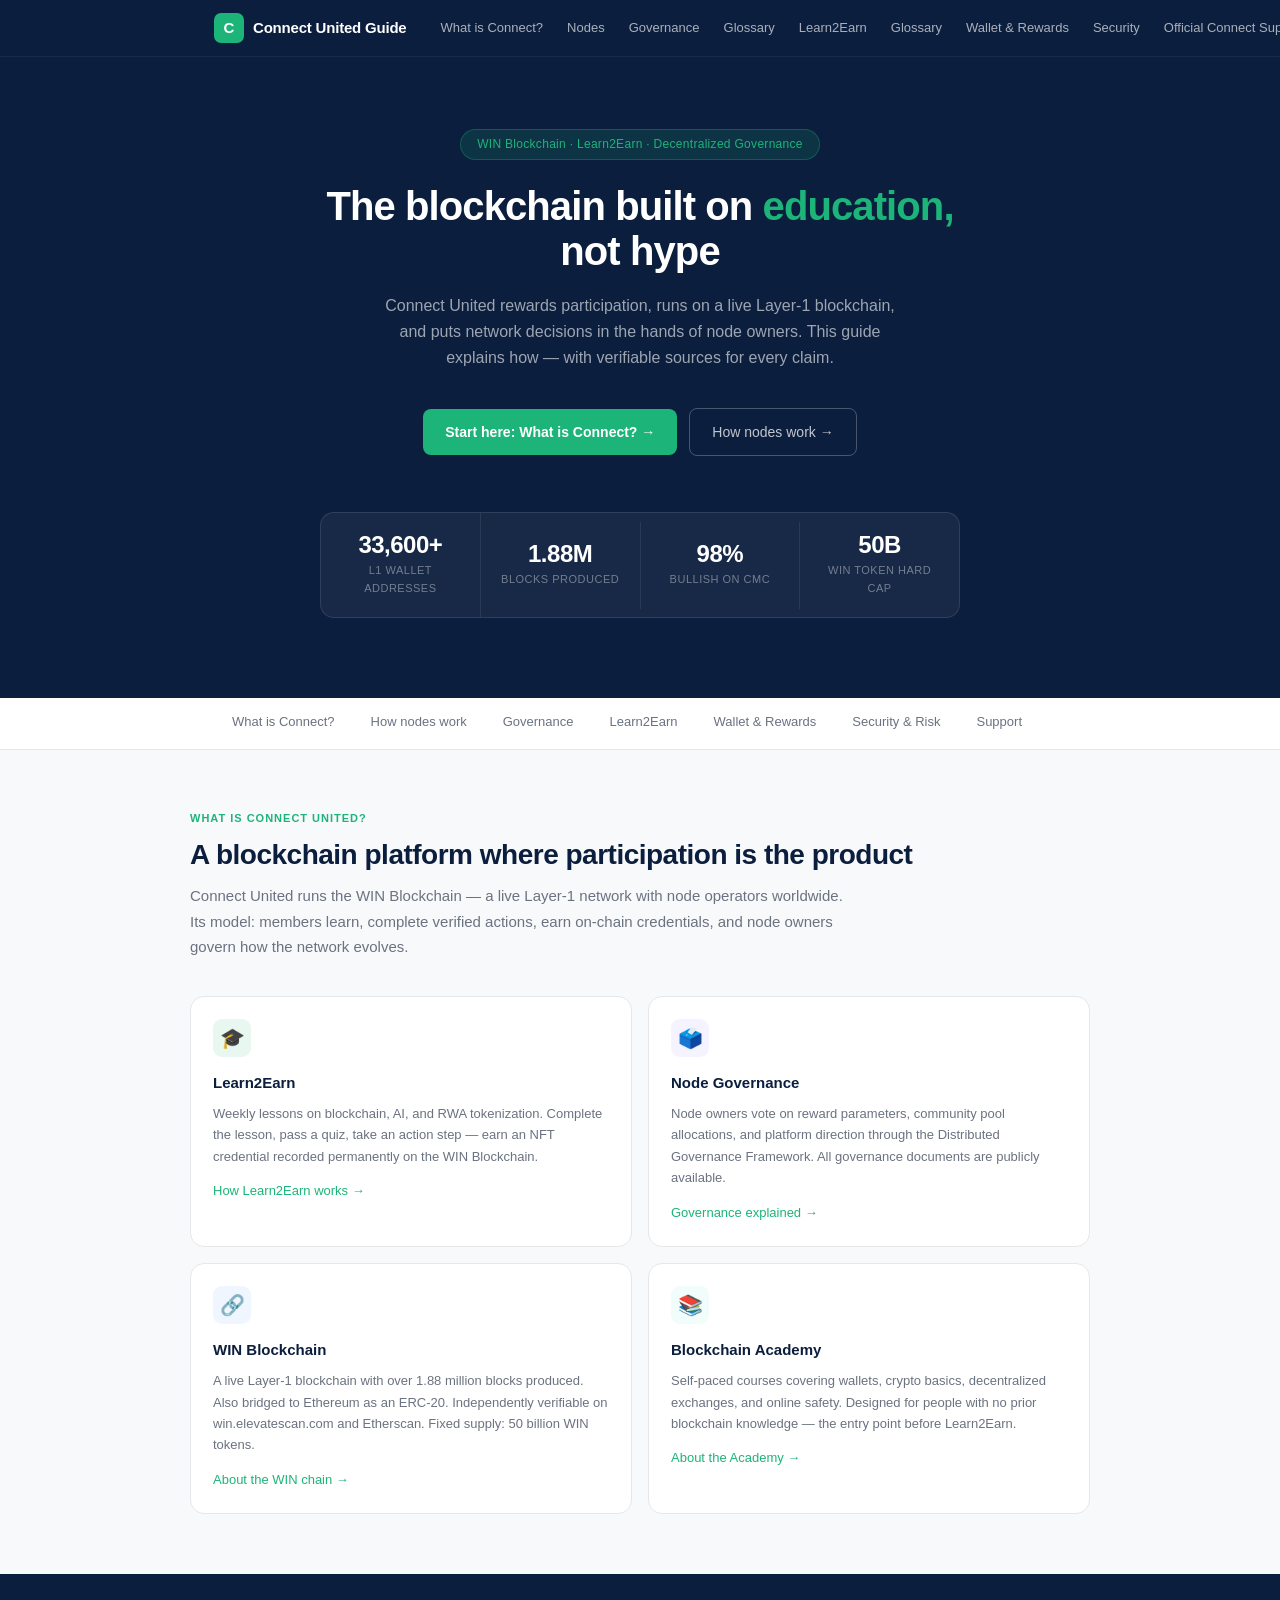
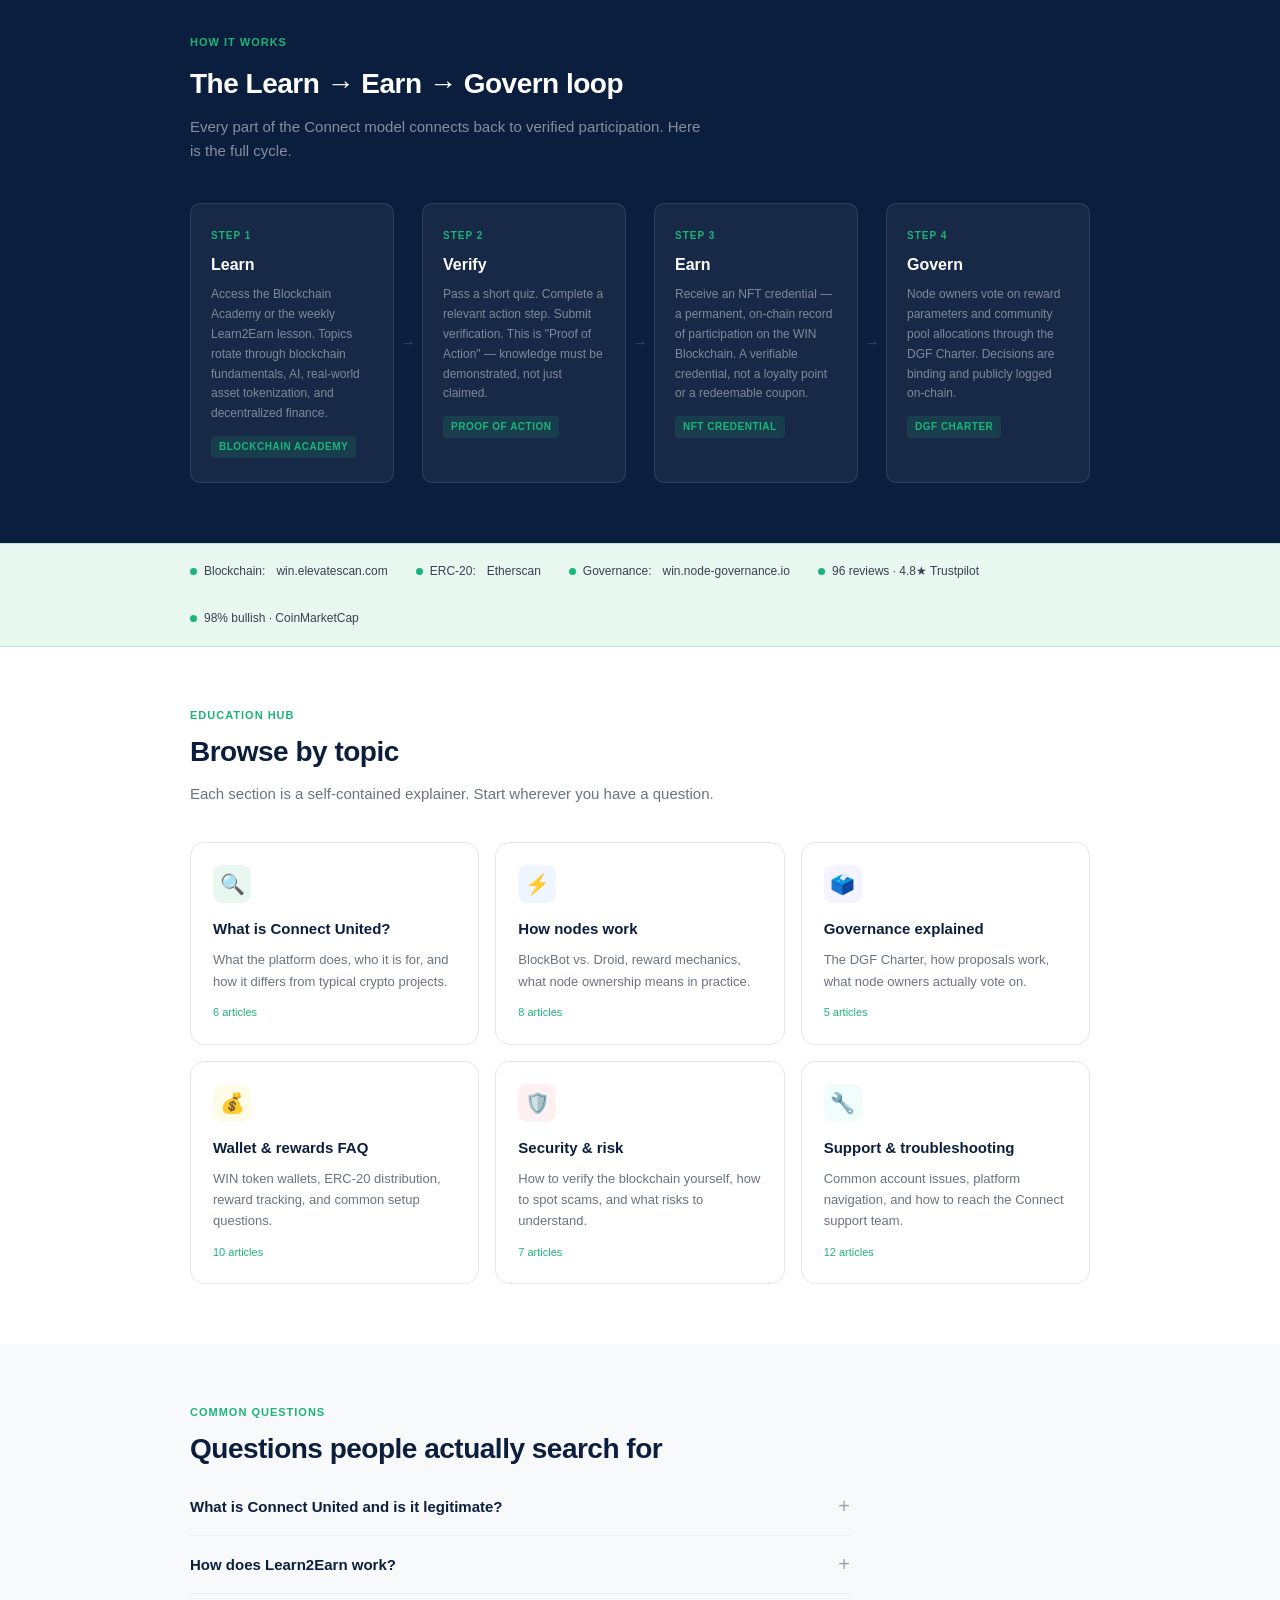
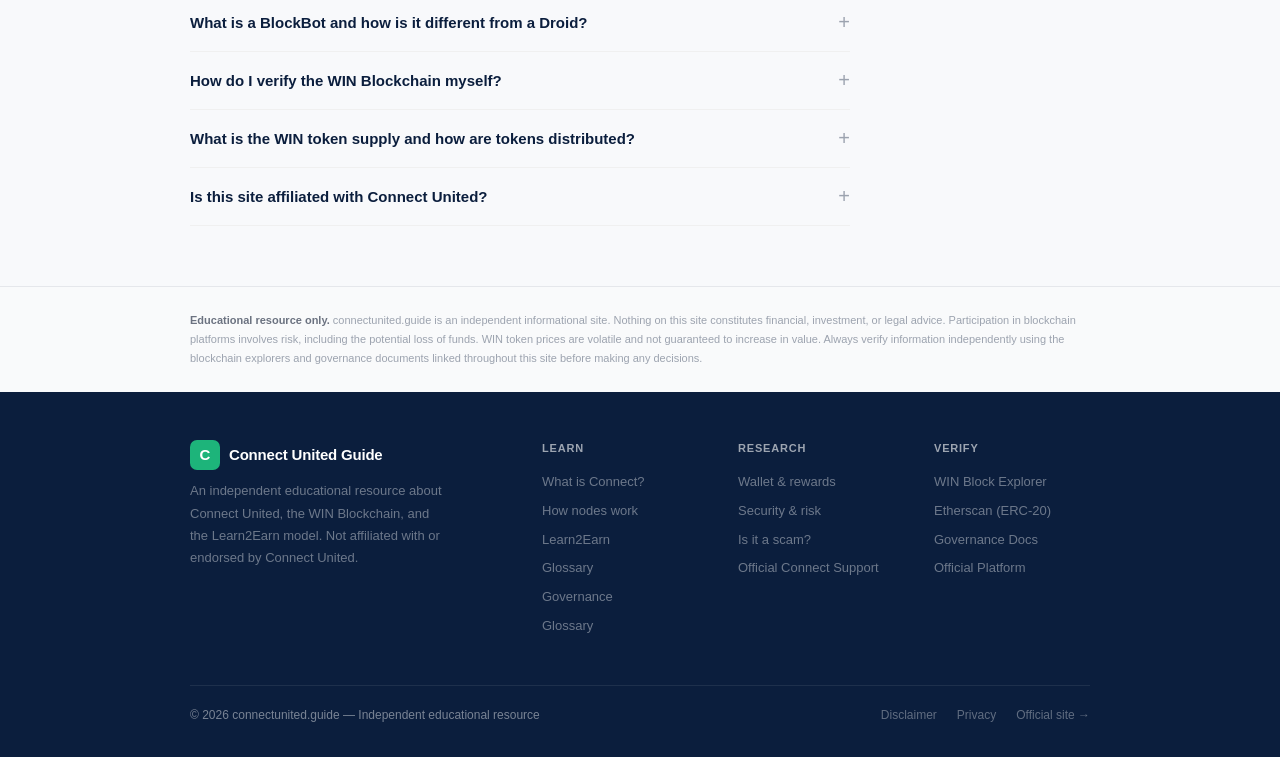
<file: index.html>
<!DOCTYPE html>
<html lang="en">
<head>
  <meta charset="UTF-8">
  <meta name="viewport" content="width=device-width, initial-scale=1.0">
  <link rel="icon" href="data:image/svg+xml,<svg xmlns=%22http://www.w3.org/2000/svg%22 viewBox=%220 0 100 100%22><rect width=%22100%22 height=%22100%22 rx=%2215%22 fill=%22%231DB47A%22/><text y=%22.9em%22 font-size=%2270%22 x=%2215%22 fill=%22white%22 font-weight=%22bold%22>C</text></svg>">
  <title>Connect United — What It Is, How It Works, How to Verify It</title>
  <meta name="description" content="An independent educational guide to Connect United and the WIN Blockchain. Learn how Learn2Earn works, how nodes operate, how governance functions, and how to verify everything yourself.">
  <meta name="robots" content="index, follow">
  <link rel="canonical" href="https://connectunited.guide/">

  <!-- Open Graph -->
  <meta property="og:title" content="Connect United — An Independent Educational Guide">
  <meta property="og:description" content="What is Connect United? How does Learn2Earn work? How do nodes generate rewards? Answers with verifiable sources.">
  <meta property="og:type" content="website">
  <meta property="og:url" content="https://connectunited.guide/">

  <!-- Structured Data: Organization -->
  <script type="application/ld+json">
  {
    "@context": "https://schema.org",
    "@type": "WebSite",
    "name": "Connect United Guide",
    "url": "https://connectunited.guide/",
    "description": "An independent educational resource about Connect United, the WIN Blockchain, and the Learn2Earn model.",
    "potentialAction": {
      "@type": "SearchAction",
      "target": "https://connectunited.guide/search?q={search_term_string}",
      "query-input": "required name=search_term_string"
    }
  }
  </script>

  <!-- Structured Data: FAQ -->
  <script type="application/ld+json">
  {
    "@context": "https://schema.org",
    "@type": "FAQPage",
    "mainEntity": [
      {
        "@type": "Question",
        "name": "What is Connect United?",
        "acceptedAnswer": {
          "@type": "Answer",
          "text": "Connect United is a blockchain education and participation platform built on the WIN Blockchain, a live Layer-1 network. Members learn about blockchain through the Blockchain Academy and weekly Learn2Earn program, earn NFT credentials for verified participation, and node owners vote on how the network grows through the Distributed Governance Framework."
        }
      },
      {
        "@type": "Question",
        "name": "Is Connect United legitimate?",
        "acceptedAnswer": {
          "@type": "Answer",
          "text": "The WIN Blockchain is publicly verifiable on win.elevatescan.com. The ERC-20 token contract is auditable on Etherscan. Governance documents are publicly available at win.node-governance.io. Connect United has 96 reviews on Trustpilot averaging 4.8 stars and 98% bullish sentiment across 7,900+ CoinMarketCap votes. This is not financial advice — always do your own research."
        }
      },
      {
        "@type": "Question",
        "name": "How does Learn2Earn work?",
        "acceptedAnswer": {
          "@type": "Answer",
          "text": "Each week a new lesson is posted covering blockchain, AI, or RWA topics. Members watch or read the lesson, complete a short quiz, take a related action step, and submit verification. Completion is recorded as an NFT on the WIN Blockchain. BlockBot owners access weekly lessons; Droid owners access a monthly lesson."
        }
      },
      {
        "@type": "Question",
        "name": "What is the WIN token supply?",
        "acceptedAnswer": {
          "@type": "Answer",
          "text": "WIN has a fixed maximum supply of 50 billion tokens. Distribution occurs through Proof of Action — network participation rather than passive holding. Built-in halving mechanisms govern emission schedules, with changes requiring governance votes by node owners under the Distributed Governance Framework."
        }
      }
    ]
  }
  </script>

  <link rel="stylesheet" href="/style.css">
  <meta property="og:image" content="https://connectunited.guide/og-image.png">
  <meta property="og:image:width" content="1200">
  <meta property="og:image:height" content="630">
  <meta name="twitter:card" content="summary_large_image">
  <meta name="twitter:site" content="@connect_win">
  <meta name="twitter:image" content="https://connectunited.guide/og-image.png">
</head>
<body>

<!-- ── NAV ── -->
<nav class="site-nav" aria-label="Main navigation">
  <div class="nav-inner">
    <a href="/" class="nav-logo" aria-label="Connect United Guide home">
      <div class="nav-logomark" aria-hidden="true">C</div>
      <span class="nav-wordmark">Connect United Guide</span>
    </a>
    <div class="nav-links">
      <a href="/what-is-connect">What is Connect?</a>
      <a href="/how-nodes-work">Nodes</a>
      <a href="/governance">Governance</a>
        <a href="/glossary">Glossary</a>
      <a href="/learn2earn">Learn2Earn</a>
      <a href="/glossary">Glossary</a>
      <a href="/wallet-rewards">Wallet &amp; Rewards</a>
      <a href="/security-risk">Security</a>
      <a href="https://support.connectunited.com" target="_blank" rel="noopener">Official Connect Support</a>
    </div>
    <a href="https://connectunited.com" class="nav-cta" target="_blank" rel="noopener">Visit Platform →</a>
    <button class="nav-mobile-toggle" aria-label="Open menu">☰</button>
  </div>
</nav>

<!-- ── HERO ── -->
<section class="hero">
  <div class="hero-eyebrow">WIN Blockchain · Learn2Earn · Decentralized Governance</div>
  <h1>The blockchain built on <em>education,</em> not hype</h1>
  <p class="hero-sub">Connect United rewards participation, runs on a live Layer-1 blockchain, and puts network decisions in the hands of node owners. This guide explains how — with verifiable sources for every claim.</p>
  <div class="hero-actions">
    <a href="/what-is-connect" class="btn-primary">Start here: What is Connect? →</a>
    <a href="/how-nodes-work" class="btn-ghost">How nodes work →</a>
  </div>
  <div class="hero-stats" role="region" aria-label="Connect United network statistics">
    <div class="hero-stat">
      <div class="stat-num">33,600+</div>
      <div class="stat-label">L1 Wallet Addresses</div>
    </div>
    <div class="hero-stat">
      <div class="stat-num">1.88M</div>
      <div class="stat-label">Blocks Produced</div>
    </div>
    <div class="hero-stat">
      <div class="stat-num">98%</div>
      <div class="stat-label">Bullish on CMC</div>
    </div>
    <div class="hero-stat">
      <div class="stat-num">50B</div>
      <div class="stat-label">WIN Token Hard Cap</div>
    </div>
  </div>
</section>

<!-- ── CLUSTER NAV ── -->
<nav class="cluster-nav" aria-label="Topic navigation">
  <div class="cluster-nav-inner">
    <a href="/what-is-connect" class="cluster-tab">What is Connect?</a>
    <a href="/how-nodes-work" class="cluster-tab">How nodes work</a>
    <a href="/governance" class="cluster-tab">Governance</a>
    <a href="/learn2earn" class="cluster-tab">Learn2Earn</a>
    <a href="/wallet-rewards" class="cluster-tab">Wallet &amp; Rewards</a>
    <a href="/security-risk" class="cluster-tab">Security &amp; Risk</a>
    <a href="https://support.connectunited.com" target="_blank" rel="noopener" class="cluster-tab">Support</a>
  </div>
</nav>

<!-- ── WHAT IS SECTION ── -->
<section class="section" style="background: var(--bg);">
  <div class="section-inner">
    <div class="section-label">What is Connect United?</div>
    <h2 class="section-h2">A blockchain platform where participation is the product</h2>
    <p class="section-lead">Connect United runs the WIN Blockchain — a live Layer-1 network with node operators worldwide. Its model: members learn, complete verified actions, earn on-chain credentials, and node owners govern how the network evolves.</p>
    <div class="card-grid-2">
      <div class="card">
        <div class="card-icon green" aria-hidden="true">🎓</div>
        <h3>Learn2Earn</h3>
        <p>Weekly lessons on blockchain, AI, and RWA tokenization. Complete the lesson, pass a quiz, take an action step — earn an NFT credential recorded permanently on the WIN Blockchain.</p>
        <a href="/learn2earn" class="card-link">How Learn2Earn works →</a>
      </div>
      <div class="card">
        <div class="card-icon purple" aria-hidden="true">🗳️</div>
        <h3>Node Governance</h3>
        <p>Node owners vote on reward parameters, community pool allocations, and platform direction through the Distributed Governance Framework. All governance documents are publicly available.</p>
        <a href="/governance" class="card-link">Governance explained →</a>
      </div>
      <div class="card">
        <div class="card-icon blue" aria-hidden="true">🔗</div>
        <h3>WIN Blockchain</h3>
        <p>A live Layer-1 blockchain with over 1.88 million blocks produced. Also bridged to Ethereum as an ERC-20. Independently verifiable on win.elevatescan.com and Etherscan. Fixed supply: 50 billion WIN tokens.</p>
        <a href="/how-nodes-work" class="card-link">About the WIN chain →</a>
      </div>
      <div class="card">
        <div class="card-icon teal" aria-hidden="true">📚</div>
        <h3>Blockchain Academy</h3>
        <p>Self-paced courses covering wallets, crypto basics, decentralized exchanges, and online safety. Designed for people with no prior blockchain knowledge — the entry point before Learn2Earn.</p>
        <a href="what-is-connect.html#academy" class="card-link">About the Academy →</a>
      </div>
    </div>
  </div>
</section>

<!-- ── HOW IT WORKS ── -->
<section class="how-section">
  <div class="how-inner">
    <div class="how-label">How it works</div>
    <h2 class="how-h2">The Learn → Earn → Govern loop</h2>
    <p class="how-lead">Every part of the Connect model connects back to verified participation. Here is the full cycle.</p>
    <div class="loop" role="list">
      <div class="loop-step" role="listitem">
        <div class="loop-num">Step 1</div>
        <div class="loop-title">Learn</div>
        <div class="loop-desc">Access the Blockchain Academy or the weekly Learn2Earn lesson. Topics rotate through blockchain fundamentals, AI, real-world asset tokenization, and decentralized finance.</div>
        <span class="loop-tag">Blockchain Academy</span>
      </div>
      <div class="loop-arrow" aria-hidden="true">→</div>
      <div class="loop-step" role="listitem">
        <div class="loop-num">Step 2</div>
        <div class="loop-title">Verify</div>
        <div class="loop-desc">Pass a short quiz. Complete a relevant action step. Submit verification. This is "Proof of Action" — knowledge must be demonstrated, not just claimed.</div>
        <span class="loop-tag">Proof of Action</span>
      </div>
      <div class="loop-arrow" aria-hidden="true">→</div>
      <div class="loop-step" role="listitem">
        <div class="loop-num">Step 3</div>
        <div class="loop-title">Earn</div>
        <div class="loop-desc">Receive an NFT credential — a permanent, on-chain record of participation on the WIN Blockchain. A verifiable credential, not a loyalty point or a redeemable coupon.</div>
        <span class="loop-tag">NFT Credential</span>
      </div>
      <div class="loop-arrow" aria-hidden="true">→</div>
      <div class="loop-step" role="listitem">
        <div class="loop-num">Step 4</div>
        <div class="loop-title">Govern</div>
        <div class="loop-desc">Node owners vote on reward parameters and community pool allocations through the DGF Charter. Decisions are binding and publicly logged on-chain.</div>
        <span class="loop-tag">DGF Charter</span>
      </div>
    </div>
  </div>
</section>

<!-- ── TRUST BAND ── -->
<div class="trust-band" role="region" aria-label="Verification links">
  <div class="trust-inner">
    <div class="trust-item"><div class="trust-dot" aria-hidden="true"></div>Blockchain: <a href="https://win.elevatescan.com" target="_blank" rel="noopener" style="color:var(--text-mid); font-weight:500; margin-left:4px;">win.elevatescan.com</a></div>
    <div class="trust-item"><div class="trust-dot" aria-hidden="true"></div>ERC-20: <a href="https://etherscan.io/token/0xb10cb07ca2cdac77fbb5707f6690301f9d036f45" target="_blank" rel="noopener" style="color:var(--text-mid); font-weight:500; margin-left:4px;">Etherscan</a></div>
    <div class="trust-item"><div class="trust-dot" aria-hidden="true"></div>Governance: <a href="https://win.node-governance.io" target="_blank" rel="noopener" style="color:var(--text-mid); font-weight:500; margin-left:4px;">win.node-governance.io</a></div>
    <div class="trust-item"><div class="trust-dot" aria-hidden="true"></div>96 reviews · 4.8★ Trustpilot</div>
    <div class="trust-item"><div class="trust-dot" aria-hidden="true"></div>98% bullish · CoinMarketCap</div>
  </div>
</div>

<!-- ── TOPIC GRID ── -->
<section class="section" style="background: var(--surface);">
  <div class="section-inner">
    <div class="section-label">Education hub</div>
    <h2 class="section-h2">Browse by topic</h2>
    <p class="section-lead">Each section is a self-contained explainer. Start wherever you have a question.</p>
    <div class="card-grid-3">
      <a href="/what-is-connect" class="card" style="text-decoration:none; display:block;">
        <div class="card-icon green" aria-hidden="true">🔍</div>
        <h3>What is Connect United?</h3>
        <p>What the platform does, who it is for, and how it differs from typical crypto projects.</p>
        <div class="card-count">6 articles</div>
      </a>
      <a href="/how-nodes-work" class="card" style="text-decoration:none; display:block;">
        <div class="card-icon blue" aria-hidden="true">⚡</div>
        <h3>How nodes work</h3>
        <p>BlockBot vs. Droid, reward mechanics, what node ownership means in practice.</p>
        <div class="card-count">8 articles</div>
      </a>
      <a href="/governance" class="card" style="text-decoration:none; display:block;">
        <div class="card-icon purple" aria-hidden="true">🗳️</div>
        <h3>Governance explained</h3>
        <p>The DGF Charter, how proposals work, what node owners actually vote on.</p>
        <div class="card-count">5 articles</div>
      </a>
      <a href="/wallet-rewards" class="card" style="text-decoration:none; display:block;">
        <div class="card-icon yellow" aria-hidden="true">💰</div>
        <h3>Wallet &amp; rewards FAQ</h3>
        <p>WIN token wallets, ERC-20 distribution, reward tracking, and common setup questions.</p>
        <div class="card-count">10 articles</div>
      </a>
      <a href="/security-risk" class="card" style="text-decoration:none; display:block;">
        <div class="card-icon red" aria-hidden="true">🛡️</div>
        <h3>Security &amp; risk</h3>
        <p>How to verify the blockchain yourself, how to spot scams, and what risks to understand.</p>
        <div class="card-count">7 articles</div>
      </a>
      <a href="https://support.connectunited.com" target="_blank" rel="noopener" class="card" style="text-decoration:none; display:block;">
        <div class="card-icon teal" aria-hidden="true">🔧</div>
        <h3>Support &amp; troubleshooting</h3>
        <p>Common account issues, platform navigation, and how to reach the Connect support team.</p>
        <div class="card-count">12 articles</div>
      </a>
    </div>
  </div>
</section>

<!-- ── FAQ ── -->
<section class="section" style="background: var(--bg);">
  <div class="section-inner">
    <div class="section-label">Common questions</div>
    <h2 class="section-h2">Questions people actually search for</h2>
    <div class="faq-list">

      <div class="faq-item">
        <button class="faq-question" aria-expanded="false">
          What is Connect United and is it legitimate?
          <span class="faq-toggle" aria-hidden="true">+</span>
        </button>
        <div class="faq-answer">
          <p>Connect United is a blockchain education and participation platform built on the WIN Blockchain, a live Layer-1 network. Its blockchain is publicly verifiable at <a href="https://win.elevatescan.com" target="_blank" rel="noopener">win.elevatescan.com</a>. The ERC-20 token contract is auditable on <a href="https://etherscan.io/token/0xb10cb07ca2cdac77fbb5707f6690301f9d036f45" target="_blank" rel="noopener">Etherscan</a>. Governance documents are publicly available at <a href="https://win.node-governance.io" target="_blank" rel="noopener">win.node-governance.io</a>. It has 96 reviews on Trustpilot averaging 4.8 stars and 98% bullish sentiment from over 7,900 CoinMarketCap votes. This is not financial advice — always verify independently.</p>
        </div>
      </div>

      <div class="faq-item">
        <button class="faq-question" aria-expanded="false">
          How does Learn2Earn work?
          <span class="faq-toggle" aria-hidden="true">+</span>
        </button>
        <div class="faq-answer">
          <p>Each week, a new lesson is posted covering blockchain, AI, or RWA topics. Members watch or read the lesson, complete a short quiz, take a related action step, and submit verification. Completion is recorded as an NFT on the WIN Blockchain — a permanent, on-chain credential. BlockBot node owners receive weekly lesson access. Droid owners receive monthly access. See the <a href="/learn2earn">full Learn2Earn guide</a> for more detail.</p>
        </div>
      </div>

      <div class="faq-item">
        <button class="faq-question" aria-expanded="false">
          What is a BlockBot and how is it different from a Droid?
          <span class="faq-toggle" aria-hidden="true">+</span>
        </button>
        <div class="faq-answer">
          <p>Both are node products that operate on the WIN Blockchain. BlockBots are the primary node tier — they receive weekly Learn2Earn access and full governance voting rights under the DGF Charter. Droids are an entry-level option with monthly lesson access. Both participate in the Proof of Action reward model. See the <a href="/how-nodes-work">nodes guide</a> for a full comparison.</p>
        </div>
      </div>

      <div class="faq-item">
        <button class="faq-question" aria-expanded="false">
          How do I verify the WIN Blockchain myself?
          <span class="faq-toggle" aria-hidden="true">+</span>
        </button>
        <div class="faq-answer">
          <p>Three independent sources let you verify without relying on Connect United's own website:</p>
          <ul style="margin-top:10px;">
            <li><a href="https://win.elevatescan.com" target="_blank" rel="noopener">win.elevatescan.com</a> — real-time block production, wallet counts, and transaction history on the WIN Layer-1</li>
            <li><a href="https://etherscan.io/token/0xb10cb07ca2cdac77fbb5707f6690301f9d036f45" target="_blank" rel="noopener">Etherscan</a> — the ERC-20 token contract, holder count, and transfer history</li>
            <li><a href="https://win.node-governance.io" target="_blank" rel="noopener">win.node-governance.io</a> — the Distributed Governance Framework Charter and governance records</li>
          </ul>
        </div>
      </div>

      <div class="faq-item">
        <button class="faq-question" aria-expanded="false">
          What is the WIN token supply and how are tokens distributed?
          <span class="faq-toggle" aria-hidden="true">+</span>
        </button>
        <div class="faq-answer">
          <p>WIN has a fixed maximum supply of 50 billion tokens — no additional issuance beyond this hard cap. Distribution occurs through Proof of Action, meaning participation in the network earns tokens rather than passive holding. Built-in halving mechanisms govern emission schedules; any changes require a governance vote by node owners through the DGF. The tokenomics are publicly documented and independently verifiable.</p>
        </div>
      </div>

      <div class="faq-item">
        <button class="faq-question" aria-expanded="false">
          Is this site affiliated with Connect United?
          <span class="faq-toggle" aria-hidden="true">+</span>
        </button>
        <div class="faq-answer">
          <p>This site — connectunited.guide — is an independent educational resource. It is not the official Connect United platform, which is at <a href="https://connectunited.com" target="_blank" rel="noopener">connectunited.com</a>. All statistics and claims on this site link to primary sources (blockchain explorers, third-party review platforms, governance documents) so you can verify independently. Nothing here is financial advice.</p>
        </div>
      </div>

    </div>
  </div>
</section>

<!-- ── DISCLAIMER ── -->
<div class="site-disclaimer">
  <div class="disclaimer-inner">
    <strong>Educational resource only.</strong> connectunited.guide is an independent informational site. Nothing on this site constitutes financial, investment, or legal advice. Participation in blockchain platforms involves risk, including the potential loss of funds. WIN token prices are volatile and not guaranteed to increase in value. Always verify information independently using the blockchain explorers and governance documents linked throughout this site before making any decisions.
  </div>
</div>

<!-- ── FOOTER ── -->
<footer class="site-footer">
  <div class="footer-inner">
    <div class="footer-grid">
      <div class="footer-brand">
        <div class="nav-logo" style="margin-bottom:0;">
          <div class="nav-logomark" aria-hidden="true">C</div>
          <span class="nav-wordmark">Connect United Guide</span>
        </div>
        <p>An independent educational resource about Connect United, the WIN Blockchain, and the Learn2Earn model. Not affiliated with or endorsed by Connect United.</p>
      </div>
      <div class="footer-col">
        <h4>Learn</h4>
        <a href="/what-is-connect">What is Connect?</a>
        <a href="/how-nodes-work">How nodes work</a>
        <a href="/learn2earn">Learn2Earn</a>
      <a href="/glossary">Glossary</a>
        <a href="/governance">Governance</a>
        <a href="/glossary">Glossary</a>
      </div>
      <div class="footer-col">
        <h4>Research</h4>
        <a href="/wallet-rewards">Wallet &amp; rewards</a>
        <a href="/security-risk">Security &amp; risk</a>
        <a href="/is-connect-united-a-scam">Is it a scam?</a>
        <a href="https://support.connectunited.com" target="_blank" rel="noopener">Official Connect Support</a>
      </div>
      <div class="footer-col">
        <h4>Verify</h4>
        <a href="https://win.elevatescan.com" target="_blank" rel="noopener">WIN Block Explorer</a>
        <a href="https://etherscan.io/token/0xb10cb07ca2cdac77fbb5707f6690301f9d036f45" target="_blank" rel="noopener">Etherscan (ERC-20)</a>
        <a href="https://win.node-governance.io" target="_blank" rel="noopener">Governance Docs</a>
        <a href="https://connectunited.com" target="_blank" rel="noopener">Official Platform</a>
      </div>
    </div>
    <div class="footer-bottom">
      <span>© 2026 connectunited.guide — Independent educational resource</span>
      <div style="display:flex; gap:20px;">
        <a href="/disclaimer">Disclaimer</a>
        <a href="/privacy">Privacy</a>
        <a href="https://connectunited.com" target="_blank" rel="noopener">Official site →</a>
      </div>
    </div>
  </div>
</footer>

<script src="/site.js"></script>
</body>
</html>
</file>
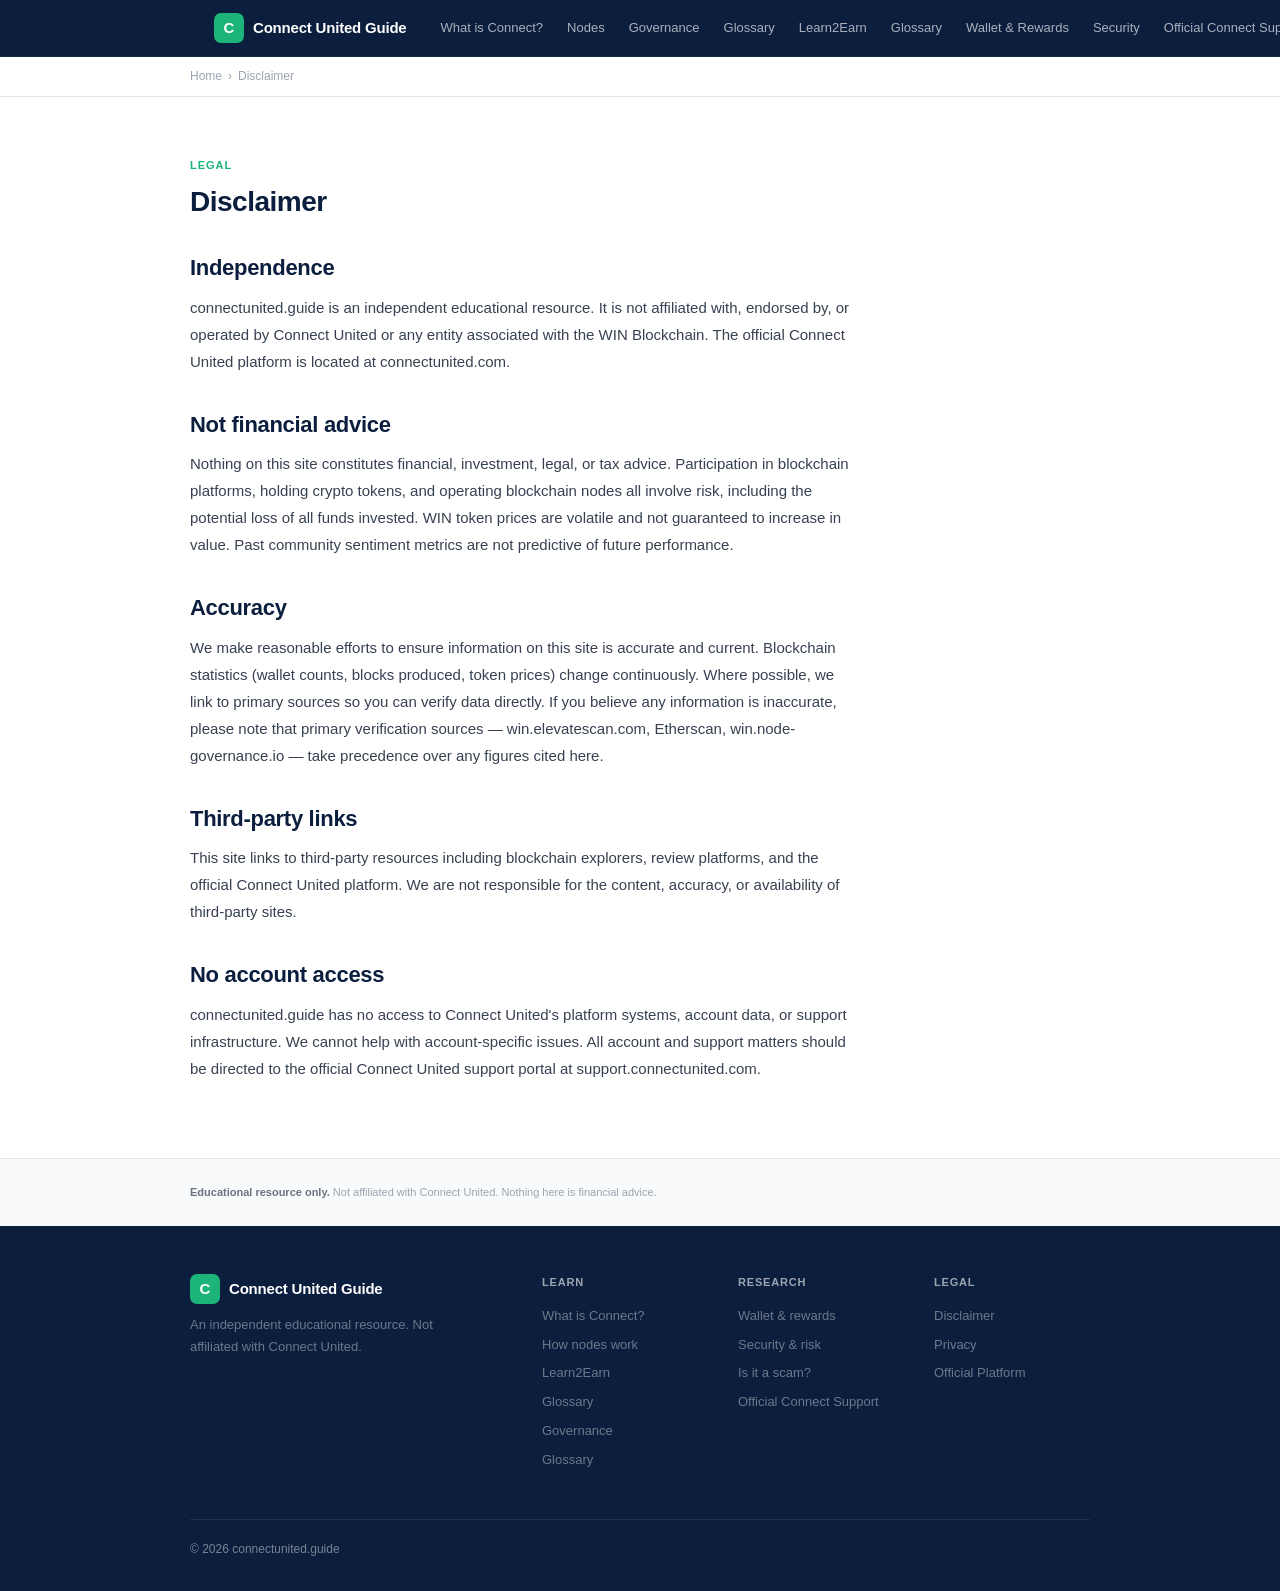
<file: disclaimer.html>
<!DOCTYPE html>
<html lang="en">
<head>
  <meta charset="UTF-8">
  <meta name="viewport" content="width=device-width, initial-scale=1.0">
  <link rel="icon" href="data:image/svg+xml,<svg xmlns=%22http://www.w3.org/2000/svg%22 viewBox=%220 0 100 100%22><rect width=%22100%22 height=%22100%22 rx=%2215%22 fill=%22%231DB47A%22/><text y=%22.9em%22 font-size=%2270%22 x=%2215%22 fill=%22white%22 font-weight=%22bold%22>C</text></svg>">
  <title>Disclaimer — connectunited.guide</title>
  <meta name="description" content="Disclaimer for connectunited.guide. This is an independent educational resource, not affiliated with Connect United.">
  <meta name="robots" content="noindex, follow">
  <link rel="canonical" href="https://connectunited.guide/disclaimer">
  <link rel="stylesheet" href="/style.css">
  <meta property="og:title" content="Disclaimer — Connect United Guide">
  <meta property="og:url" content="https://connectunited.guide/disclaimer">
  <meta property="og:type" content="article">
  <meta property="og:image" content="https://connectunited.guide/og-image.png">
  <meta property="og:image:width" content="1200">
  <meta property="og:image:height" content="630">
  <meta name="twitter:card" content="summary_large_image">
  <meta name="twitter:site" content="@connect_win">
  <meta name="twitter:image" content="https://connectunited.guide/og-image.png">
</head>
<body>
<nav class="site-nav"><div class="nav-inner">
  <a href="/" class="nav-logo"><div class="nav-logomark">C</div><span class="nav-wordmark">Connect United Guide</span></a>
  <div class="nav-links"><a href="/what-is-connect">What is Connect?</a><a href="/how-nodes-work">Nodes</a><a href="/governance">Governance</a>
        <a href="/glossary">Glossary</a><a href="/learn2earn">Learn2Earn</a>
      <a href="/glossary">Glossary</a><a href="/wallet-rewards">Wallet &amp; Rewards</a><a href="/security-risk">Security</a><a href="https://support.connectunited.com" target="_blank" rel="noopener">Official Connect Support</a></div>
  <a href="https://connectunited.com" class="nav-cta" target="_blank" rel="noopener">Visit Platform →</a>
</div></nav>
<div class="breadcrumb"><div class="breadcrumb-inner"><a href="/">Home</a><span>›</span><span>Disclaimer</span></div></div>
<section class="section" style="background: var(--surface);">
  <div class="section-inner">
    <div class="section-label">Legal</div>
    <h2 class="section-h2">Disclaimer</h2>
    <div class="article-body">
      <h2>Independence</h2>
      <p>connectunited.guide is an independent educational resource. It is not affiliated with, endorsed by, or operated by Connect United or any entity associated with the WIN Blockchain. The official Connect United platform is located at connectunited.com.</p>
      <h2>Not financial advice</h2>
      <p>Nothing on this site constitutes financial, investment, legal, or tax advice. Participation in blockchain platforms, holding crypto tokens, and operating blockchain nodes all involve risk, including the potential loss of all funds invested. WIN token prices are volatile and not guaranteed to increase in value. Past community sentiment metrics are not predictive of future performance.</p>
      <h2>Accuracy</h2>
      <p>We make reasonable efforts to ensure information on this site is accurate and current. Blockchain statistics (wallet counts, blocks produced, token prices) change continuously. Where possible, we link to primary sources so you can verify data directly. If you believe any information is inaccurate, please note that primary verification sources — win.elevatescan.com, Etherscan, win.node-governance.io — take precedence over any figures cited here.</p>
      <h2>Third-party links</h2>
      <p>This site links to third-party resources including blockchain explorers, review platforms, and the official Connect United platform. We are not responsible for the content, accuracy, or availability of third-party sites.</p>
      <h2>No account access</h2>
      <p>connectunited.guide has no access to Connect United's platform systems, account data, or support infrastructure. We cannot help with account-specific issues. All account and support matters should be directed to the official Connect United support portal at support.connectunited.com.</p>
    </div>
  </div>
</section>
<div class="site-disclaimer"><div class="disclaimer-inner"><strong>Educational resource only.</strong> Not affiliated with Connect United. Nothing here is financial advice.</div></div>
<footer class="site-footer"><div class="footer-inner">
  <div class="footer-grid">
    <div class="footer-brand"><div class="nav-logo" style="margin-bottom:0;"><div class="nav-logomark">C</div><span class="nav-wordmark">Connect United Guide</span></div><p>An independent educational resource. Not affiliated with Connect United.</p></div>
    <div class="footer-col"><h4>Learn</h4><a href="/what-is-connect">What is Connect?</a><a href="/how-nodes-work">How nodes work</a><a href="/learn2earn">Learn2Earn</a>
      <a href="/glossary">Glossary</a><a href="/governance">Governance</a>
        <a href="/glossary">Glossary</a></div>
    <div class="footer-col"><h4>Research</h4><a href="/wallet-rewards">Wallet &amp; rewards</a><a href="/security-risk">Security &amp; risk</a>
        <a href="/is-connect-united-a-scam">Is it a scam?</a><a href="https://support.connectunited.com" target="_blank" rel="noopener">Official Connect Support</a></div>
    <div class="footer-col"><h4>Legal</h4><a href="/disclaimer">Disclaimer</a><a href="/privacy">Privacy</a><a href="https://connectunited.com" target="_blank" rel="noopener">Official Platform</a></div>
  </div>
  <div class="footer-bottom"><span>© 2026 connectunited.guide</span></div>
</div></footer>
<script src="/site.js"></script>
</body>
</html>
</file>
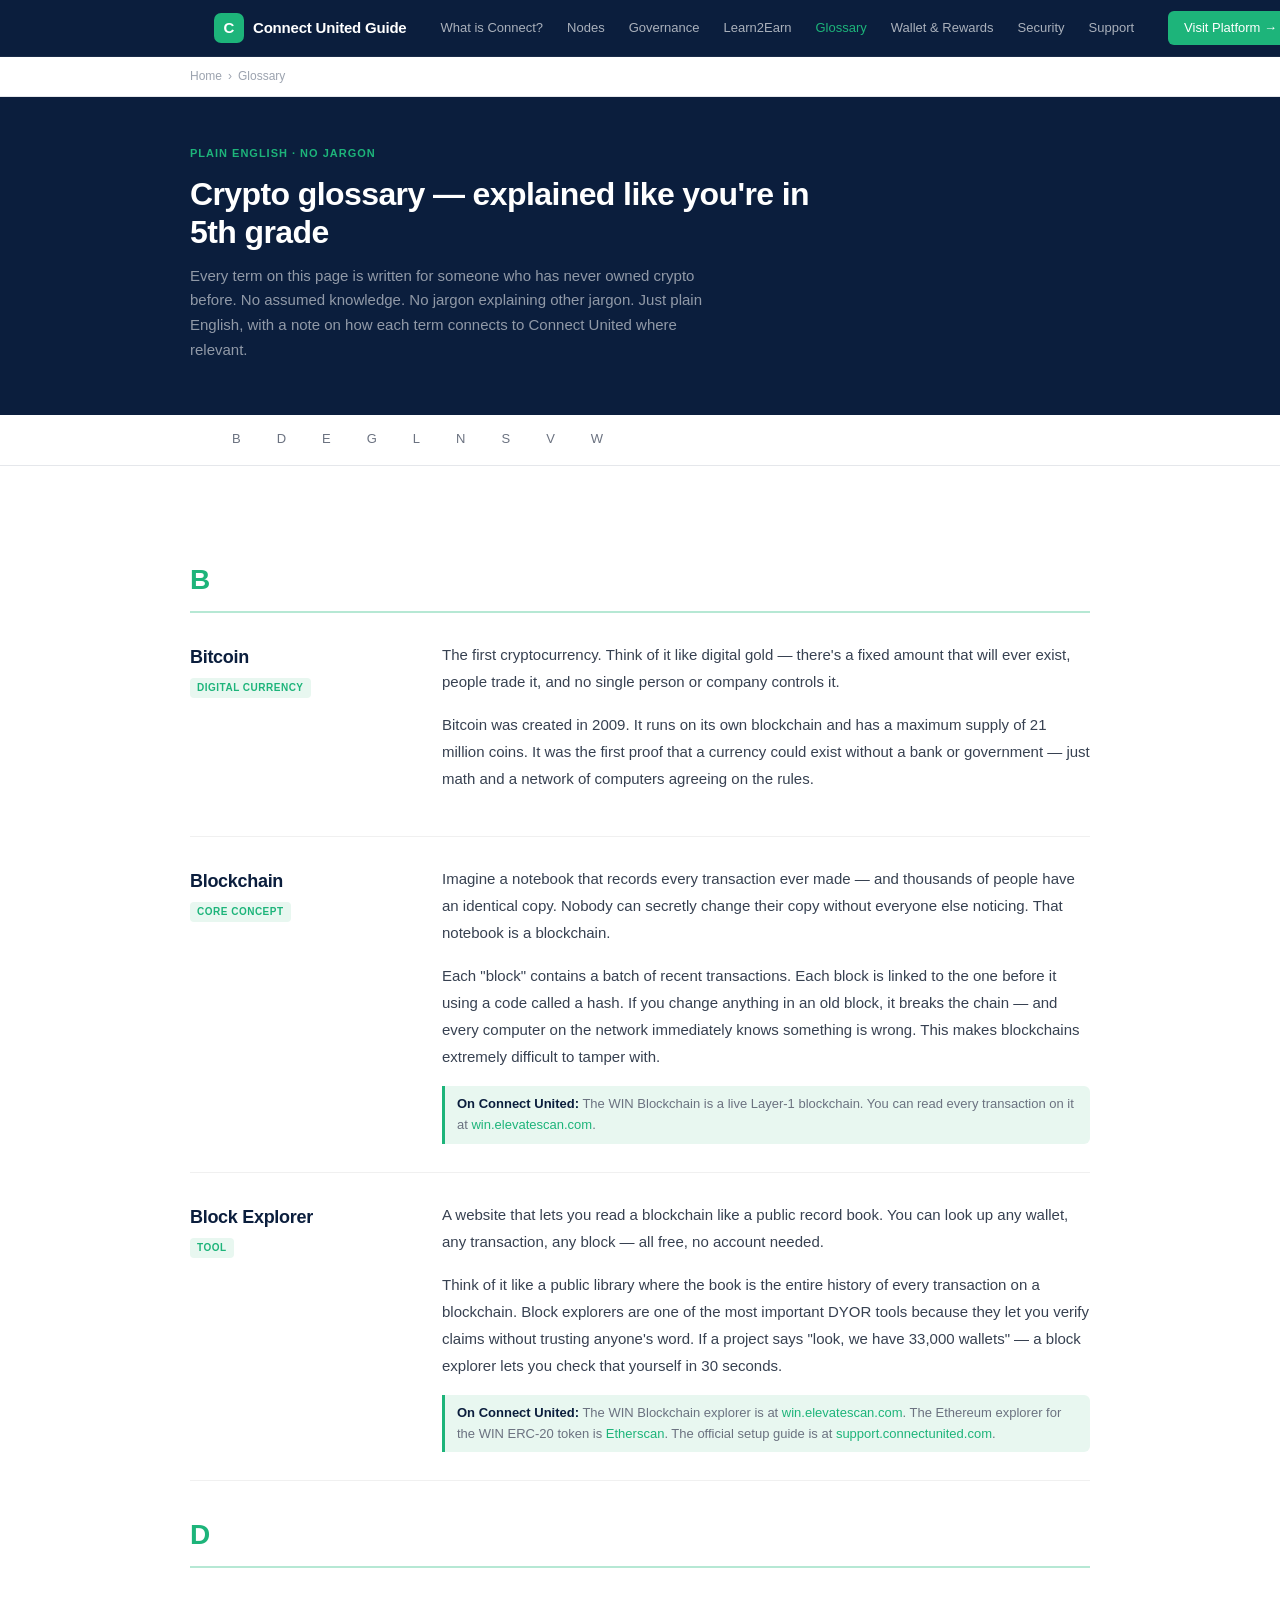
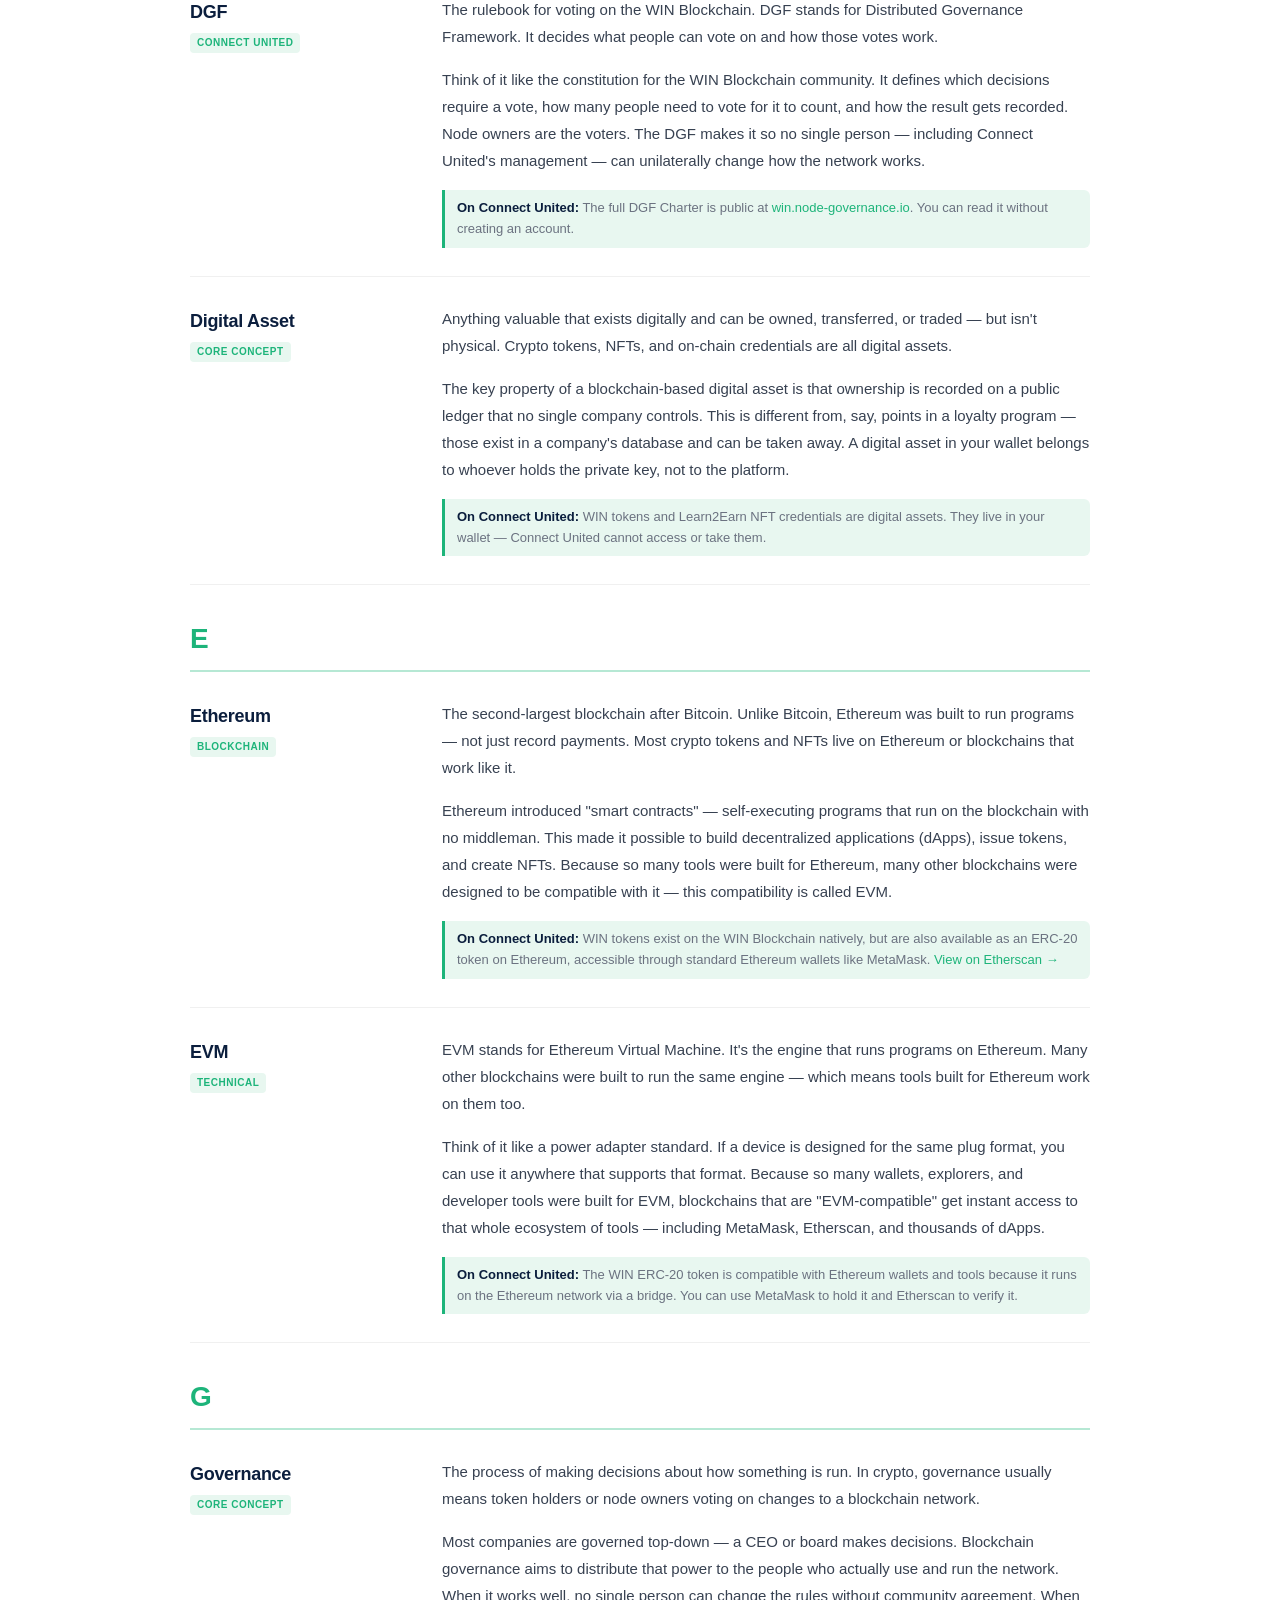
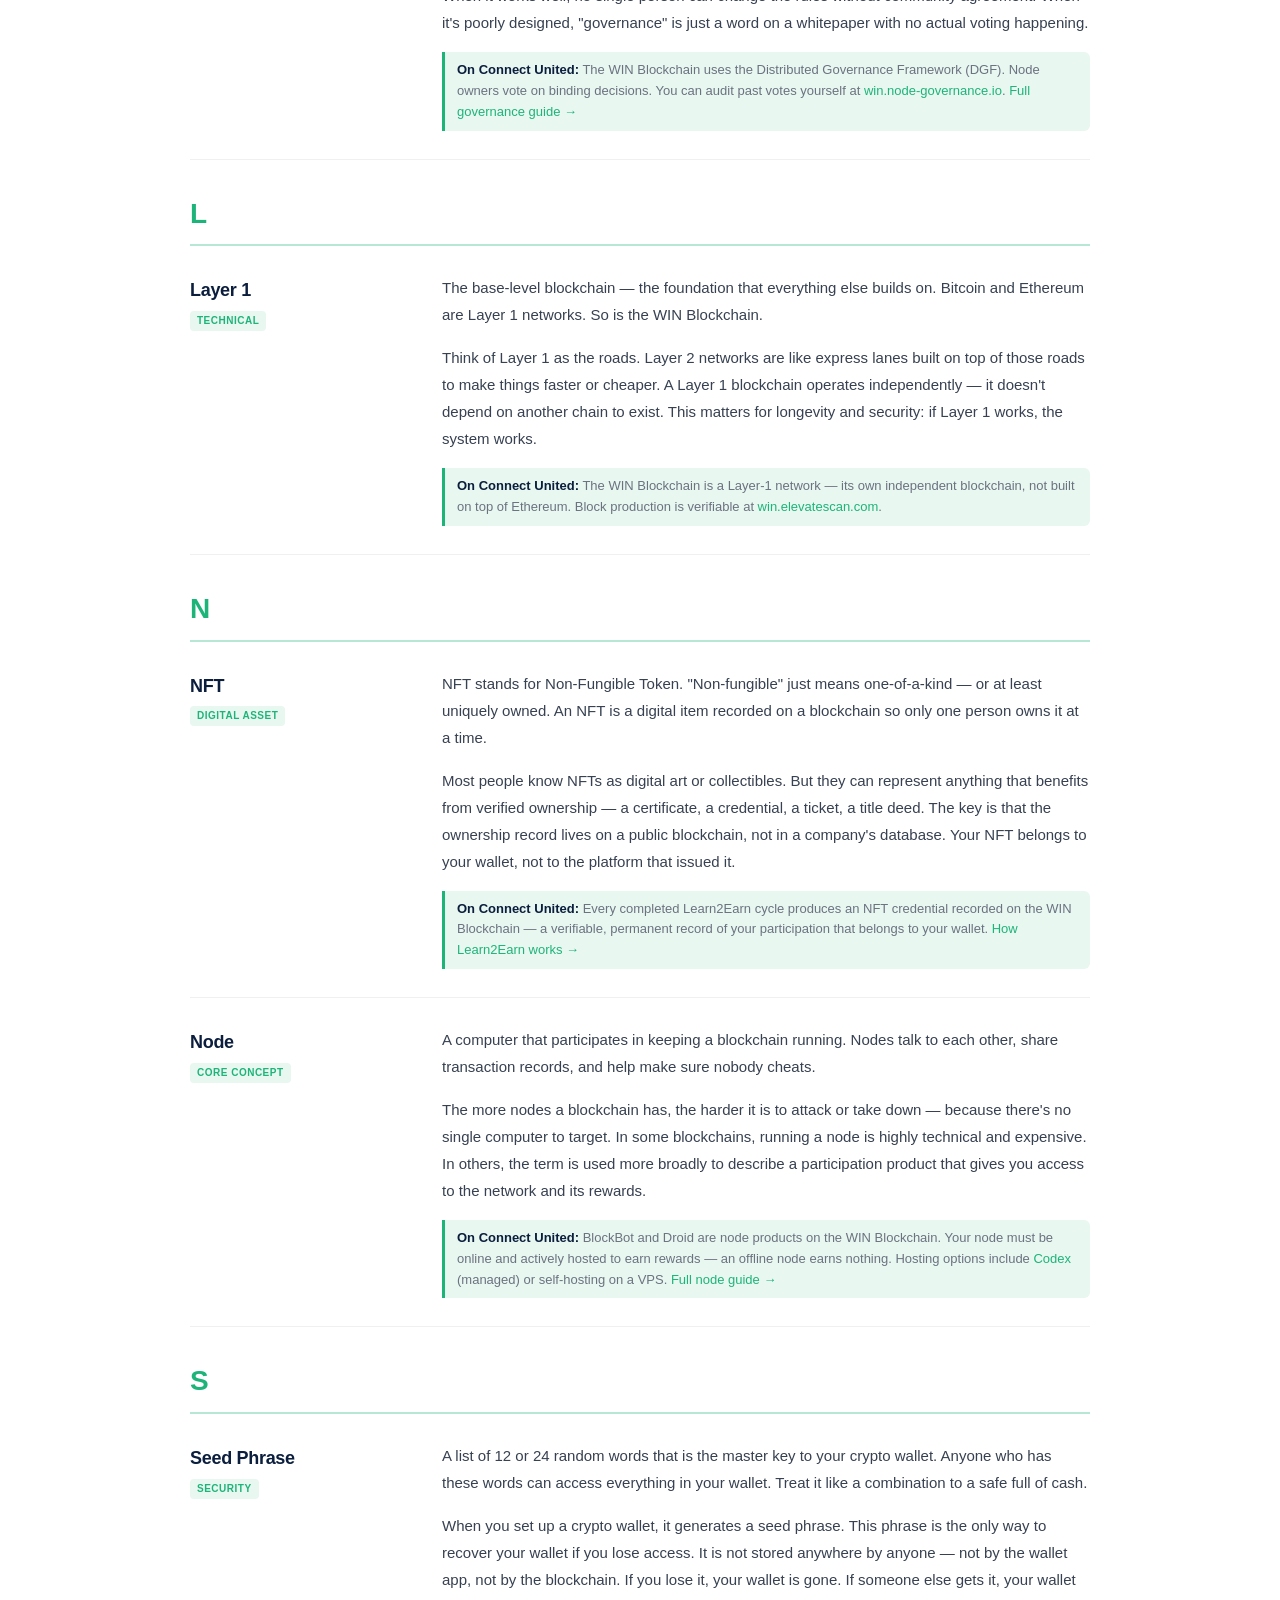
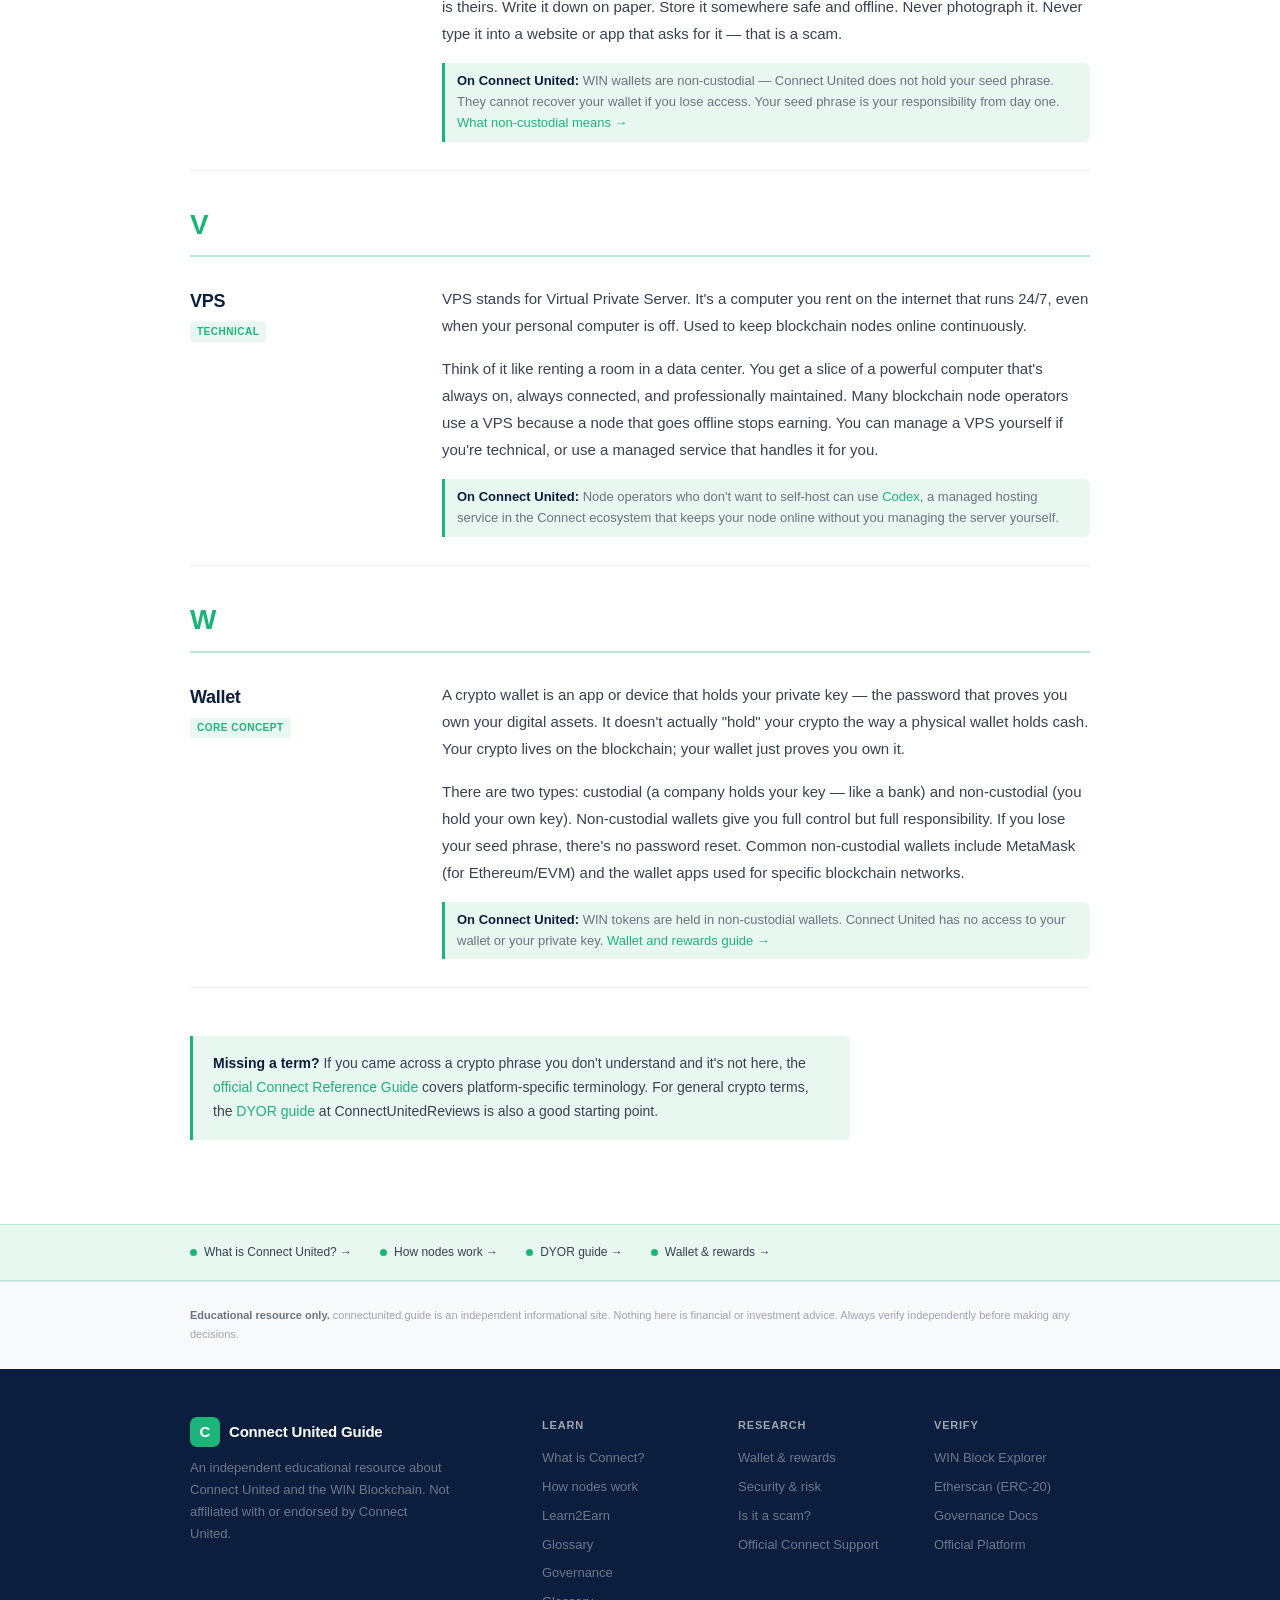
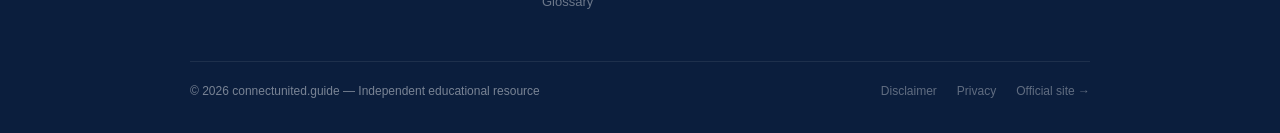
<file: glossary.html>
<!DOCTYPE html>
<html lang="en">
<head>
  <meta charset="UTF-8">
  <meta name="viewport" content="width=device-width, initial-scale=1.0">
  <link rel="icon" href="data:image/svg+xml,<svg xmlns=%22http://www.w3.org/2000/svg%22 viewBox=%220 0 100 100%22><rect width=%22100%22 height=%22100%22 rx=%2215%22 fill=%22%231DB47A%22/><text y=%22.9em%22 font-size=%2270%22 x=%2215%22 fill=%22white%22 font-weight=%22bold%22>C</text></svg>">
  <title>Crypto Glossary — Plain English Definitions for Beginners</title>
  <meta name="description" content="Simple crypto definitions written like you're 10 years old. Node, blockchain, NFT, seed phrase, Layer 1, DGF, EVM, governance — no jargon, no fluff.">
  <meta name="robots" content="index, follow">
  <link rel="canonical" href="https://connectunited.guide/glossary">
  <meta property="og:title" content="Crypto Glossary — Plain English, No Jargon">
  <meta property="og:description" content="What is a node? What is a seed phrase? What is a block explorer? Simple answers, written like you're in 5th grade.">
  <meta property="og:type" content="article">
  <meta property="og:url" content="https://connectunited.guide/glossary">
  <meta property="og:image" content="https://connectunited.guide/og-image.png">
  <meta property="og:image:width" content="1200">
  <meta property="og:image:height" content="630">
  <meta name="twitter:card" content="summary_large_image">
  <meta name="twitter:site" content="@connect_win">
  <meta name="twitter:image" content="https://connectunited.guide/og-image.png">

  <script type="application/ld+json">
  {
    "@context": "https://schema.org",
    "@type": "Article",
    "headline": "Crypto Glossary — Plain English Definitions for Beginners",
    "description": "Simple definitions for common blockchain and crypto terms. Written for people who are new to the space.",
    "url": "https://connectunited.guide/glossary",
    "datePublished": "2026-06-17",
    "dateModified": "2026-06-17",
    "author": { "@type": "Organization", "name": "Connect United Guide" },
    "publisher": { "@type": "Organization", "name": "Connect United Guide", "url": "https://connectunited.guide" }
  }
  </script>

  <script type="application/ld+json">
  {
    "@context": "https://schema.org",
    "@type": "DefinedTermSet",
    "name": "Crypto and Blockchain Glossary",
    "url": "https://connectunited.guide/glossary",
    "hasDefinedTerm": [
      {"@type": "DefinedTerm", "name": "Blockchain", "description": "A public record book that thousands of computers keep a copy of at the same time. Nobody owns it. Nobody can secretly change it. Everyone can read it."},
      {"@type": "DefinedTerm", "name": "Node", "description": "A computer that participates in a blockchain network. It helps keep the network running and earns rewards for doing so."},
      {"@type": "DefinedTerm", "name": "Layer 1", "description": "The main blockchain itself — the foundation everything else is built on. Bitcoin and the WIN Blockchain are both Layer 1 networks."},
      {"@type": "DefinedTerm", "name": "NFT", "description": "A digital item that only one person can own at a time, tracked on a blockchain. Like a certificate of ownership, but recorded on the chain."},
      {"@type": "DefinedTerm", "name": "Seed Phrase", "description": "A list of 12 or 24 random words that is the master key to your crypto wallet. Anyone with these words controls your wallet. Guard it like cash."},
      {"@type": "DefinedTerm", "name": "Block Explorer", "description": "A website that lets you read a blockchain like a public ledger. You can look up any wallet, any transaction, any block — all public, all free."},
      {"@type": "DefinedTerm", "name": "Governance", "description": "The process of making decisions about how a blockchain network runs. On the WIN Blockchain, node owners vote on important decisions."},
      {"@type": "DefinedTerm", "name": "DGF", "description": "Distributed Governance Framework — the rulebook for how voting works on the WIN Blockchain. It decides what can be voted on and how decisions get made."},
      {"@type": "DefinedTerm", "name": "EVM", "description": "Ethereum Virtual Machine — the system that runs programs on the Ethereum blockchain. Many blockchains are compatible with it, meaning tools built for Ethereum work on them too."}
    ]
  }
  </script>

  <script type="application/ld+json">
  {
    "@context": "https://schema.org",
    "@type": "BreadcrumbList",
    "itemListElement": [
      {"@type": "ListItem", "position": 1, "name": "Home", "item": "https://connectunited.guide/"},
      {"@type": "ListItem", "position": 2, "name": "Glossary", "item": "https://connectunited.guide/glossary"}
    ]
  }
  </script>

  <link rel="stylesheet" href="/style.css">

  <style>
    /* Glossary-specific styles */
    .glossary-alpha-nav {
      display: flex;
      flex-wrap: wrap;
      gap: 6px;
      margin-bottom: 36px;
    }
    .alpha-btn {
      background: var(--surface);
      border: 1px solid var(--border);
      border-radius: var(--radius-sm);
      padding: 5px 11px;
      font-size: 13px;
      font-weight: 600;
      color: var(--text-muted);
      text-decoration: none;
      transition: all 0.15s;
    }
    .alpha-btn:hover, .alpha-btn.has-terms {
      border-color: var(--green-border);
      color: var(--green);
      background: var(--green-light);
      text-decoration: none;
    }
    .glossary-term {
      padding: 28px 0;
      border-bottom: 1px solid var(--border-faint);
      display: grid;
      grid-template-columns: 220px 1fr;
      gap: 32px;
      align-items: start;
    }
    .term-word {
      font-size: 18px;
      font-weight: 700;
      color: var(--navy);
      letter-spacing: -0.3px;
      padding-top: 2px;
    }
    .term-tag {
      display: inline-block;
      background: var(--green-light);
      color: var(--green);
      font-size: 10px;
      font-weight: 700;
      padding: 2px 7px;
      border-radius: 4px;
      text-transform: uppercase;
      letter-spacing: 0.5px;
      margin-top: 6px;
    }
    .term-body h3 {
      font-size: 15px;
      font-weight: 600;
      color: var(--navy);
      margin-bottom: 6px;
    }
    .term-simple {
      font-size: 16px;
      color: var(--text-mid);
      line-height: 1.7;
      margin-bottom: 10px;
    }
    .term-detail {
      font-size: 13px;
      color: var(--text-muted);
      line-height: 1.7;
      margin-bottom: 0;
    }
    .term-connect {
      margin-top: 10px;
      font-size: 13px;
      color: var(--text-muted);
      background: var(--green-light);
      border-left: 3px solid var(--green);
      padding: 8px 12px;
      border-radius: 0 var(--radius-sm) var(--radius-sm) 0;
    }
    .term-connect strong { color: var(--navy); }
    .alpha-section-header {
      font-size: 28px;
      font-weight: 700;
      color: var(--green);
      padding: 32px 0 8px;
      border-bottom: 2px solid var(--green-border);
      margin-bottom: 0;
      letter-spacing: -0.5px;
    }
    @media (max-width: 700px) {
      .glossary-term {
        grid-template-columns: 1fr;
        gap: 8px;
      }
      .term-simple { font-size: 15px; }
    }
  </style>
</head>
<body>

<nav class="site-nav">
  <div class="nav-inner">
    <a href="/" class="nav-logo"><div class="nav-logomark">C</div><span class="nav-wordmark">Connect United Guide</span></a>
    <div class="nav-links">
      <a href="/what-is-connect">What is Connect?</a>
      <a href="/how-nodes-work">Nodes</a>
      <a href="/governance">Governance</a>
      <a href="/learn2earn">Learn2Earn</a>
      <a href="/glossary">Glossary</a>
      <a href="/wallet-rewards">Wallet &amp; Rewards</a>
      <a href="/security-risk">Security</a>
      <a href="https://support.connectunited.com" target="_blank" rel="noopener">Support</a>
    </div>
    <a href="https://connectunited.com" class="nav-cta" target="_blank" rel="noopener">Visit Platform →</a>
    <button class="nav-mobile-toggle">☰</button>
  </div>
</nav>

<div class="breadcrumb">
  <div class="breadcrumb-inner">
    <a href="/">Home</a><span>›</span><span>Glossary</span>
  </div>
</div>

<div class="page-hero">
  <div class="page-hero-inner">
    <div class="page-hero-label">Plain English · No Jargon</div>
    <h1>Crypto glossary — explained like you're in 5th grade</h1>
    <p>Every term on this page is written for someone who has never owned crypto before. No assumed knowledge. No jargon explaining other jargon. Just plain English, with a note on how each term connects to Connect United where relevant.</p>
  </div>
</div>

<nav class="cluster-nav">
  <div class="cluster-nav-inner">
    <a href="#B" class="cluster-tab">B</a>
    <a href="#D" class="cluster-tab">D</a>
    <a href="#E" class="cluster-tab">E</a>
    <a href="#G" class="cluster-tab">G</a>
    <a href="#L" class="cluster-tab">L</a>
    <a href="#N" class="cluster-tab">N</a>
    <a href="#S" class="cluster-tab">S</a>
    <a href="#V" class="cluster-tab">V</a>
    <a href="#W" class="cluster-tab">W</a>
  </div>
</nav>

<section class="section" style="background: var(--surface);">
  <div class="section-inner">
    <div class="article-body" style="max-width: 100%;">

      <!-- B -->
      <div id="B" class="alpha-section-header">B</div>

      <div class="glossary-term">
        <div>
          <div class="term-word">Bitcoin</div>
          <div class="term-tag">Digital currency</div>
        </div>
        <div class="term-body">
          <p class="term-simple">The first cryptocurrency. Think of it like digital gold — there's a fixed amount that will ever exist, people trade it, and no single person or company controls it.</p>
          <p class="term-detail">Bitcoin was created in 2009. It runs on its own blockchain and has a maximum supply of 21 million coins. It was the first proof that a currency could exist without a bank or government — just math and a network of computers agreeing on the rules.</p>
        </div>
      </div>

      <div class="glossary-term">
        <div>
          <div class="term-word">Blockchain</div>
          <div class="term-tag">Core concept</div>
        </div>
        <div class="term-body">
          <p class="term-simple">Imagine a notebook that records every transaction ever made — and thousands of people have an identical copy. Nobody can secretly change their copy without everyone else noticing. That notebook is a blockchain.</p>
          <p class="term-detail">Each "block" contains a batch of recent transactions. Each block is linked to the one before it using a code called a hash. If you change anything in an old block, it breaks the chain — and every computer on the network immediately knows something is wrong. This makes blockchains extremely difficult to tamper with.</p>
          <div class="term-connect"><strong>On Connect United:</strong> The WIN Blockchain is a live Layer-1 blockchain. You can read every transaction on it at <a href="https://win.elevatescan.com" target="_blank" rel="noopener">win.elevatescan.com</a>.</div>
        </div>
      </div>

      <div class="glossary-term">
        <div>
          <div class="term-word">Block Explorer</div>
          <div class="term-tag">Tool</div>
        </div>
        <div class="term-body">
          <p class="term-simple">A website that lets you read a blockchain like a public record book. You can look up any wallet, any transaction, any block — all free, no account needed.</p>
          <p class="term-detail">Think of it like a public library where the book is the entire history of every transaction on a blockchain. Block explorers are one of the most important DYOR tools because they let you verify claims without trusting anyone's word. If a project says "look, we have 33,000 wallets" — a block explorer lets you check that yourself in 30 seconds.</p>
          <div class="term-connect"><strong>On Connect United:</strong> The WIN Blockchain explorer is at <a href="https://win.elevatescan.com" target="_blank" rel="noopener">win.elevatescan.com</a>. The Ethereum explorer for the WIN ERC-20 token is <a href="https://etherscan.io/token/0xb10cb07ca2cdac77fbb5707f6690301f9d036f45" target="_blank" rel="noopener">Etherscan</a>. The official setup guide is at <a href="https://support.connectunited.com/hc/en-us/articles/50235897840276-Block-Explorer" target="_blank" rel="noopener">support.connectunited.com</a>.</div>
        </div>
      </div>

      <!-- D -->
      <div id="D" class="alpha-section-header">D</div>

      <div class="glossary-term">
        <div>
          <div class="term-word">DGF</div>
          <div class="term-tag">Connect United</div>
        </div>
        <div class="term-body">
          <p class="term-simple">The rulebook for voting on the WIN Blockchain. DGF stands for Distributed Governance Framework. It decides what people can vote on and how those votes work.</p>
          <p class="term-detail">Think of it like the constitution for the WIN Blockchain community. It defines which decisions require a vote, how many people need to vote for it to count, and how the result gets recorded. Node owners are the voters. The DGF makes it so no single person — including Connect United's management — can unilaterally change how the network works.</p>
          <div class="term-connect"><strong>On Connect United:</strong> The full DGF Charter is public at <a href="https://win.node-governance.io" target="_blank" rel="noopener">win.node-governance.io</a>. You can read it without creating an account.</div>
        </div>
      </div>

      <div class="glossary-term">
        <div>
          <div class="term-word">Digital Asset</div>
          <div class="term-tag">Core concept</div>
        </div>
        <div class="term-body">
          <p class="term-simple">Anything valuable that exists digitally and can be owned, transferred, or traded — but isn't physical. Crypto tokens, NFTs, and on-chain credentials are all digital assets.</p>
          <p class="term-detail">The key property of a blockchain-based digital asset is that ownership is recorded on a public ledger that no single company controls. This is different from, say, points in a loyalty program — those exist in a company's database and can be taken away. A digital asset in your wallet belongs to whoever holds the private key, not to the platform.</p>
          <div class="term-connect"><strong>On Connect United:</strong> WIN tokens and Learn2Earn NFT credentials are digital assets. They live in your wallet — Connect United cannot access or take them.</div>
        </div>
      </div>

      <!-- E -->
      <div id="E" class="alpha-section-header">E</div>

      <div class="glossary-term">
        <div>
          <div class="term-word">Ethereum</div>
          <div class="term-tag">Blockchain</div>
        </div>
        <div class="term-body">
          <p class="term-simple">The second-largest blockchain after Bitcoin. Unlike Bitcoin, Ethereum was built to run programs — not just record payments. Most crypto tokens and NFTs live on Ethereum or blockchains that work like it.</p>
          <p class="term-detail">Ethereum introduced "smart contracts" — self-executing programs that run on the blockchain with no middleman. This made it possible to build decentralized applications (dApps), issue tokens, and create NFTs. Because so many tools were built for Ethereum, many other blockchains were designed to be compatible with it — this compatibility is called EVM.</p>
          <div class="term-connect"><strong>On Connect United:</strong> WIN tokens exist on the WIN Blockchain natively, but are also available as an ERC-20 token on Ethereum, accessible through standard Ethereum wallets like MetaMask. <a href="https://etherscan.io/token/0xb10cb07ca2cdac77fbb5707f6690301f9d036f45" target="_blank" rel="noopener">View on Etherscan →</a></div>
        </div>
      </div>

      <div class="glossary-term">
        <div>
          <div class="term-word">EVM</div>
          <div class="term-tag">Technical</div>
        </div>
        <div class="term-body">
          <p class="term-simple">EVM stands for Ethereum Virtual Machine. It's the engine that runs programs on Ethereum. Many other blockchains were built to run the same engine — which means tools built for Ethereum work on them too.</p>
          <p class="term-detail">Think of it like a power adapter standard. If a device is designed for the same plug format, you can use it anywhere that supports that format. Because so many wallets, explorers, and developer tools were built for EVM, blockchains that are "EVM-compatible" get instant access to that whole ecosystem of tools — including MetaMask, Etherscan, and thousands of dApps.</p>
          <div class="term-connect"><strong>On Connect United:</strong> The WIN ERC-20 token is compatible with Ethereum wallets and tools because it runs on the Ethereum network via a bridge. You can use MetaMask to hold it and Etherscan to verify it.</div>
        </div>
      </div>

      <!-- G -->
      <div id="G" class="alpha-section-header">G</div>

      <div class="glossary-term">
        <div>
          <div class="term-word">Governance</div>
          <div class="term-tag">Core concept</div>
        </div>
        <div class="term-body">
          <p class="term-simple">The process of making decisions about how something is run. In crypto, governance usually means token holders or node owners voting on changes to a blockchain network.</p>
          <p class="term-detail">Most companies are governed top-down — a CEO or board makes decisions. Blockchain governance aims to distribute that power to the people who actually use and run the network. When it works well, no single person can change the rules without community agreement. When it's poorly designed, "governance" is just a word on a whitepaper with no actual voting happening.</p>
          <div class="term-connect"><strong>On Connect United:</strong> The WIN Blockchain uses the Distributed Governance Framework (DGF). Node owners vote on binding decisions. You can audit past votes yourself at <a href="https://win.node-governance.io" target="_blank" rel="noopener">win.node-governance.io</a>. <a href="/governance">Full governance guide →</a></div>
        </div>
      </div>

      <!-- L -->
      <div id="L" class="alpha-section-header">L</div>

      <div class="glossary-term">
        <div>
          <div class="term-word">Layer 1</div>
          <div class="term-tag">Technical</div>
        </div>
        <div class="term-body">
          <p class="term-simple">The base-level blockchain — the foundation that everything else builds on. Bitcoin and Ethereum are Layer 1 networks. So is the WIN Blockchain.</p>
          <p class="term-detail">Think of Layer 1 as the roads. Layer 2 networks are like express lanes built on top of those roads to make things faster or cheaper. A Layer 1 blockchain operates independently — it doesn't depend on another chain to exist. This matters for longevity and security: if Layer 1 works, the system works.</p>
          <div class="term-connect"><strong>On Connect United:</strong> The WIN Blockchain is a Layer-1 network — its own independent blockchain, not built on top of Ethereum. Block production is verifiable at <a href="https://win.elevatescan.com" target="_blank" rel="noopener">win.elevatescan.com</a>.</div>
        </div>
      </div>

      <!-- N -->
      <div id="N" class="alpha-section-header">N</div>

      <div class="glossary-term">
        <div>
          <div class="term-word">NFT</div>
          <div class="term-tag">Digital asset</div>
        </div>
        <div class="term-body">
          <p class="term-simple">NFT stands for Non-Fungible Token. "Non-fungible" just means one-of-a-kind — or at least uniquely owned. An NFT is a digital item recorded on a blockchain so only one person owns it at a time.</p>
          <p class="term-detail">Most people know NFTs as digital art or collectibles. But they can represent anything that benefits from verified ownership — a certificate, a credential, a ticket, a title deed. The key is that the ownership record lives on a public blockchain, not in a company's database. Your NFT belongs to your wallet, not to the platform that issued it.</p>
          <div class="term-connect"><strong>On Connect United:</strong> Every completed Learn2Earn cycle produces an NFT credential recorded on the WIN Blockchain — a verifiable, permanent record of your participation that belongs to your wallet. <a href="/learn2earn">How Learn2Earn works →</a></div>
        </div>
      </div>

      <div class="glossary-term">
        <div>
          <div class="term-word">Node</div>
          <div class="term-tag">Core concept</div>
        </div>
        <div class="term-body">
          <p class="term-simple">A computer that participates in keeping a blockchain running. Nodes talk to each other, share transaction records, and help make sure nobody cheats.</p>
          <p class="term-detail">The more nodes a blockchain has, the harder it is to attack or take down — because there's no single computer to target. In some blockchains, running a node is highly technical and expensive. In others, the term is used more broadly to describe a participation product that gives you access to the network and its rewards.</p>
          <div class="term-connect"><strong>On Connect United:</strong> BlockBot and Droid are node products on the WIN Blockchain. Your node must be online and actively hosted to earn rewards — an offline node earns nothing. Hosting options include <a href="https://codexblockchain.com/" target="_blank" rel="noopener">Codex</a> (managed) or self-hosting on a VPS. <a href="/how-nodes-work">Full node guide →</a></div>
        </div>
      </div>

      <!-- S -->
      <div id="S" class="alpha-section-header">S</div>

      <div class="glossary-term">
        <div>
          <div class="term-word">Seed Phrase</div>
          <div class="term-tag">Security</div>
        </div>
        <div class="term-body">
          <p class="term-simple">A list of 12 or 24 random words that is the master key to your crypto wallet. Anyone who has these words can access everything in your wallet. Treat it like a combination to a safe full of cash.</p>
          <p class="term-detail">When you set up a crypto wallet, it generates a seed phrase. This phrase is the only way to recover your wallet if you lose access. It is not stored anywhere by anyone — not by the wallet app, not by the blockchain. If you lose it, your wallet is gone. If someone else gets it, your wallet is theirs. Write it down on paper. Store it somewhere safe and offline. Never photograph it. Never type it into a website or app that asks for it — that is a scam.</p>
          <div class="term-connect"><strong>On Connect United:</strong> WIN wallets are non-custodial — Connect United does not hold your seed phrase. They cannot recover your wallet if you lose access. Your seed phrase is your responsibility from day one. <a href="/wallet-rewards#non-custodial">What non-custodial means →</a></div>
        </div>
      </div>

      <!-- V -->
      <div id="V" class="alpha-section-header">V</div>

      <div class="glossary-term">
        <div>
          <div class="term-word">VPS</div>
          <div class="term-tag">Technical</div>
        </div>
        <div class="term-body">
          <p class="term-simple">VPS stands for Virtual Private Server. It's a computer you rent on the internet that runs 24/7, even when your personal computer is off. Used to keep blockchain nodes online continuously.</p>
          <p class="term-detail">Think of it like renting a room in a data center. You get a slice of a powerful computer that's always on, always connected, and professionally maintained. Many blockchain node operators use a VPS because a node that goes offline stops earning. You can manage a VPS yourself if you're technical, or use a managed service that handles it for you.</p>
          <div class="term-connect"><strong>On Connect United:</strong> Node operators who don't want to self-host can use <a href="https://codexblockchain.com/" target="_blank" rel="noopener">Codex</a>, a managed hosting service in the Connect ecosystem that keeps your node online without you managing the server yourself.</div>
        </div>
      </div>

      <!-- W -->
      <div id="W" class="alpha-section-header">W</div>

      <div class="glossary-term">
        <div>
          <div class="term-word">Wallet</div>
          <div class="term-tag">Core concept</div>
        </div>
        <div class="term-body">
          <p class="term-simple">A crypto wallet is an app or device that holds your private key — the password that proves you own your digital assets. It doesn't actually "hold" your crypto the way a physical wallet holds cash. Your crypto lives on the blockchain; your wallet just proves you own it.</p>
          <p class="term-detail">There are two types: custodial (a company holds your key — like a bank) and non-custodial (you hold your own key). Non-custodial wallets give you full control but full responsibility. If you lose your seed phrase, there's no password reset. Common non-custodial wallets include MetaMask (for Ethereum/EVM) and the wallet apps used for specific blockchain networks.</p>
          <div class="term-connect"><strong>On Connect United:</strong> WIN tokens are held in non-custodial wallets. Connect United has no access to your wallet or your private key. <a href="/wallet-rewards">Wallet and rewards guide →</a></div>
        </div>
      </div>

    </div>

    <!-- Missing a term? -->
    <div class="callout" style="margin-top: 48px; max-width: 660px;">
      <strong>Missing a term?</strong> If you came across a crypto phrase you don't understand and it's not here, the <a href="https://support.connectunited.com/hc/en-us/articles/50236050102036-Connect-Reference-Guide" target="_blank" rel="noopener">official Connect Reference Guide</a> covers platform-specific terminology. For general crypto terms, the <a href="https://connectunitedreviews.com/#blog-post-dyor" target="_blank" rel="noopener">DYOR guide</a> at ConnectUnitedReviews is also a good starting point.
    </div>

  </div>
</section>

<div class="trust-band">
  <div class="trust-inner">
    <div class="trust-item"><div class="trust-dot"></div><a href="/what-is-connect" style="color:var(--text-mid);">What is Connect United? →</a></div>
    <div class="trust-item"><div class="trust-dot"></div><a href="/how-nodes-work" style="color:var(--text-mid);">How nodes work →</a></div>
    <div class="trust-item"><div class="trust-dot"></div><a href="/is-connect-united-a-scam" style="color:var(--text-mid);">DYOR guide →</a></div>
    <div class="trust-item"><div class="trust-dot"></div><a href="/wallet-rewards" style="color:var(--text-mid);">Wallet &amp; rewards →</a></div>
  </div>
</div>

<div class="site-disclaimer">
  <div class="disclaimer-inner">
    <strong>Educational resource only.</strong> connectunited.guide is an independent informational site. Nothing here is financial or investment advice. Always verify independently before making any decisions.
  </div>
</div>

<footer class="site-footer">
  <div class="footer-inner">
    <div class="footer-grid">
      <div class="footer-brand">
        <div class="nav-logo" style="margin-bottom:0;"><div class="nav-logomark">C</div><span class="nav-wordmark">Connect United Guide</span></div>
        <p>An independent educational resource about Connect United and the WIN Blockchain. Not affiliated with or endorsed by Connect United.</p>
      </div>
      <div class="footer-col">
        <h4>Learn</h4>
        <a href="/what-is-connect">What is Connect?</a>
        <a href="/how-nodes-work">How nodes work</a>
        <a href="/learn2earn">Learn2Earn</a>
      <a href="/glossary">Glossary</a>
        <a href="/governance">Governance</a>
        <a href="/glossary">Glossary</a>
      </div>
      <div class="footer-col">
        <h4>Research</h4>
        <a href="/wallet-rewards">Wallet &amp; rewards</a>
        <a href="/security-risk">Security &amp; risk</a>
        <a href="/is-connect-united-a-scam">Is it a scam?</a>
        <a href="https://support.connectunited.com" target="_blank" rel="noopener">Official Connect Support</a>
      </div>
      <div class="footer-col">
        <h4>Verify</h4>
        <a href="https://win.elevatescan.com" target="_blank" rel="noopener">WIN Block Explorer</a>
        <a href="https://etherscan.io/token/0xb10cb07ca2cdac77fbb5707f6690301f9d036f45" target="_blank" rel="noopener">Etherscan (ERC-20)</a>
        <a href="https://win.node-governance.io" target="_blank" rel="noopener">Governance Docs</a>
        <a href="https://connectunited.com" target="_blank" rel="noopener">Official Platform</a>
      </div>
    </div>
    <div class="footer-bottom">
      <span>© 2026 connectunited.guide — Independent educational resource</span>
      <div style="display:flex; gap:20px;"><a href="/disclaimer">Disclaimer</a><a href="/privacy">Privacy</a><a href="https://connectunited.com" target="_blank" rel="noopener">Official site →</a></div>
    </div>
  </div>
</footer>

<script src="/site.js"></script>
</body>
</html>
</file>
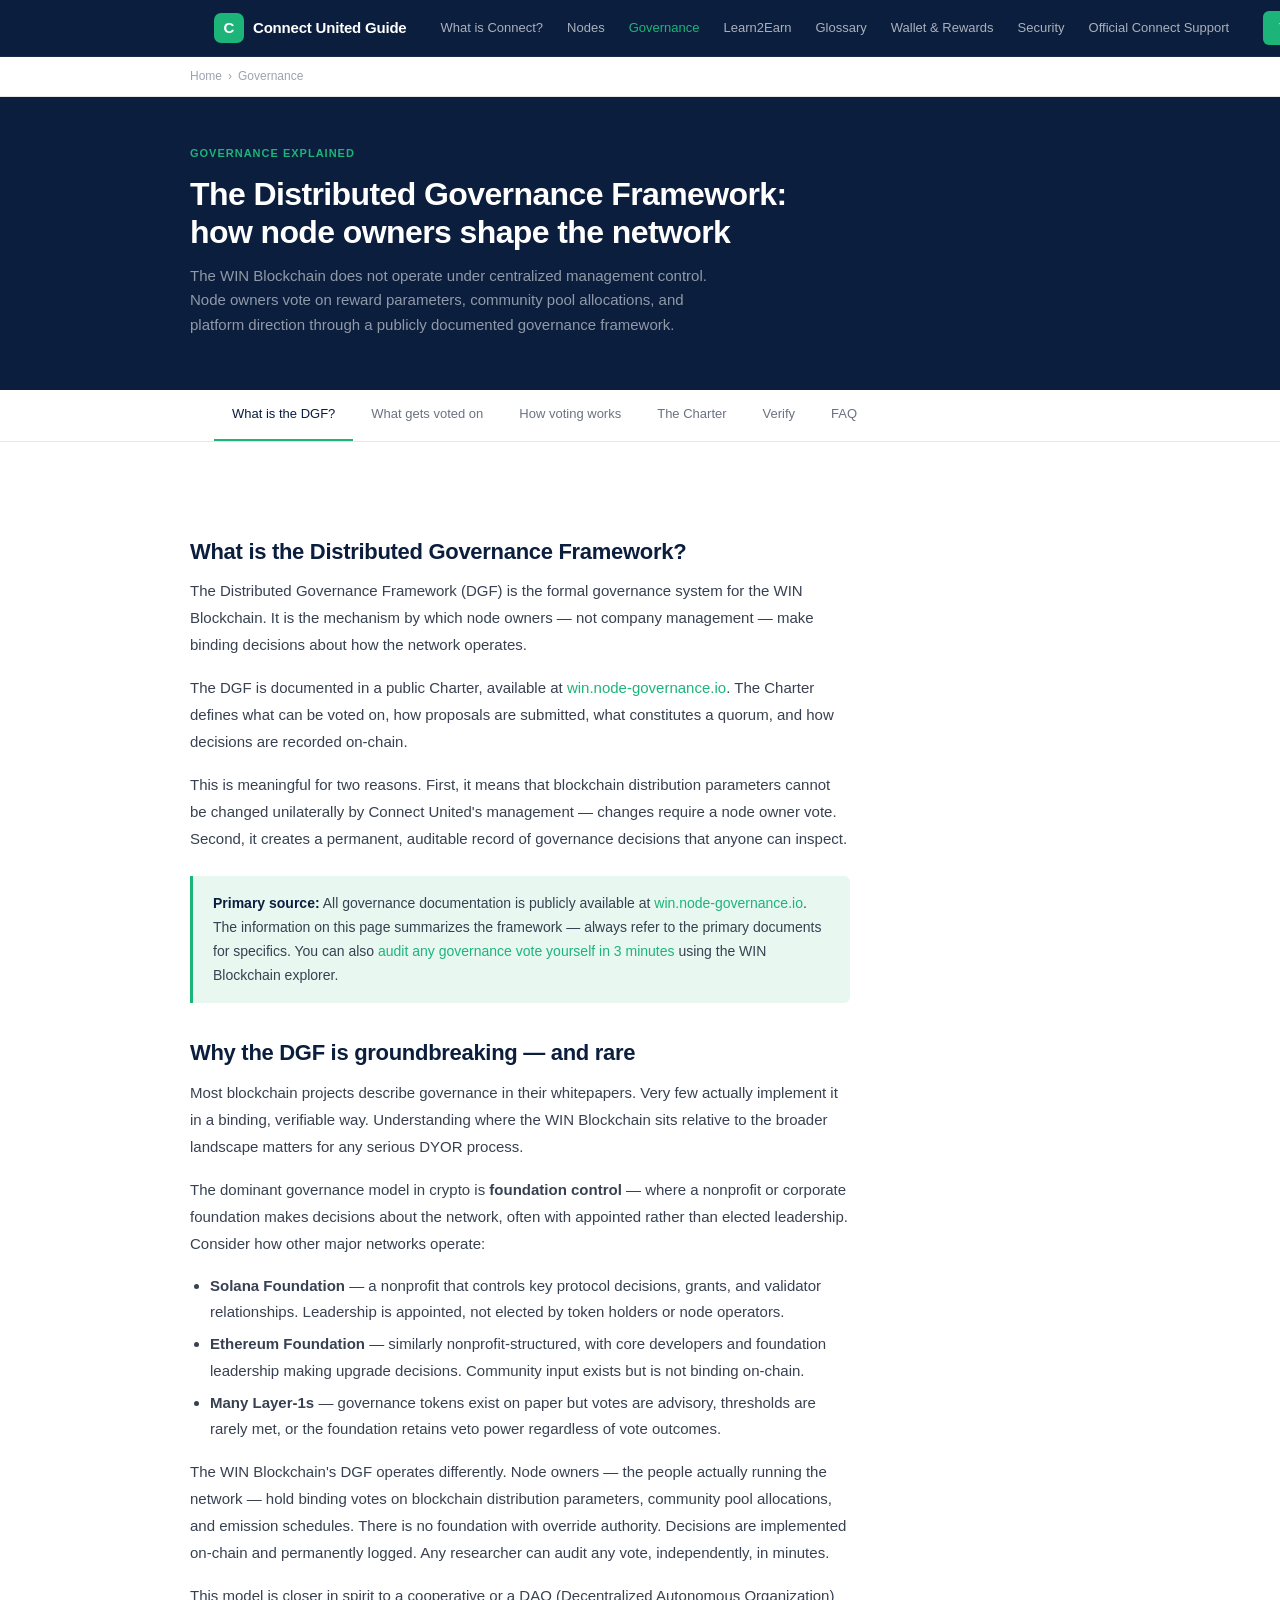
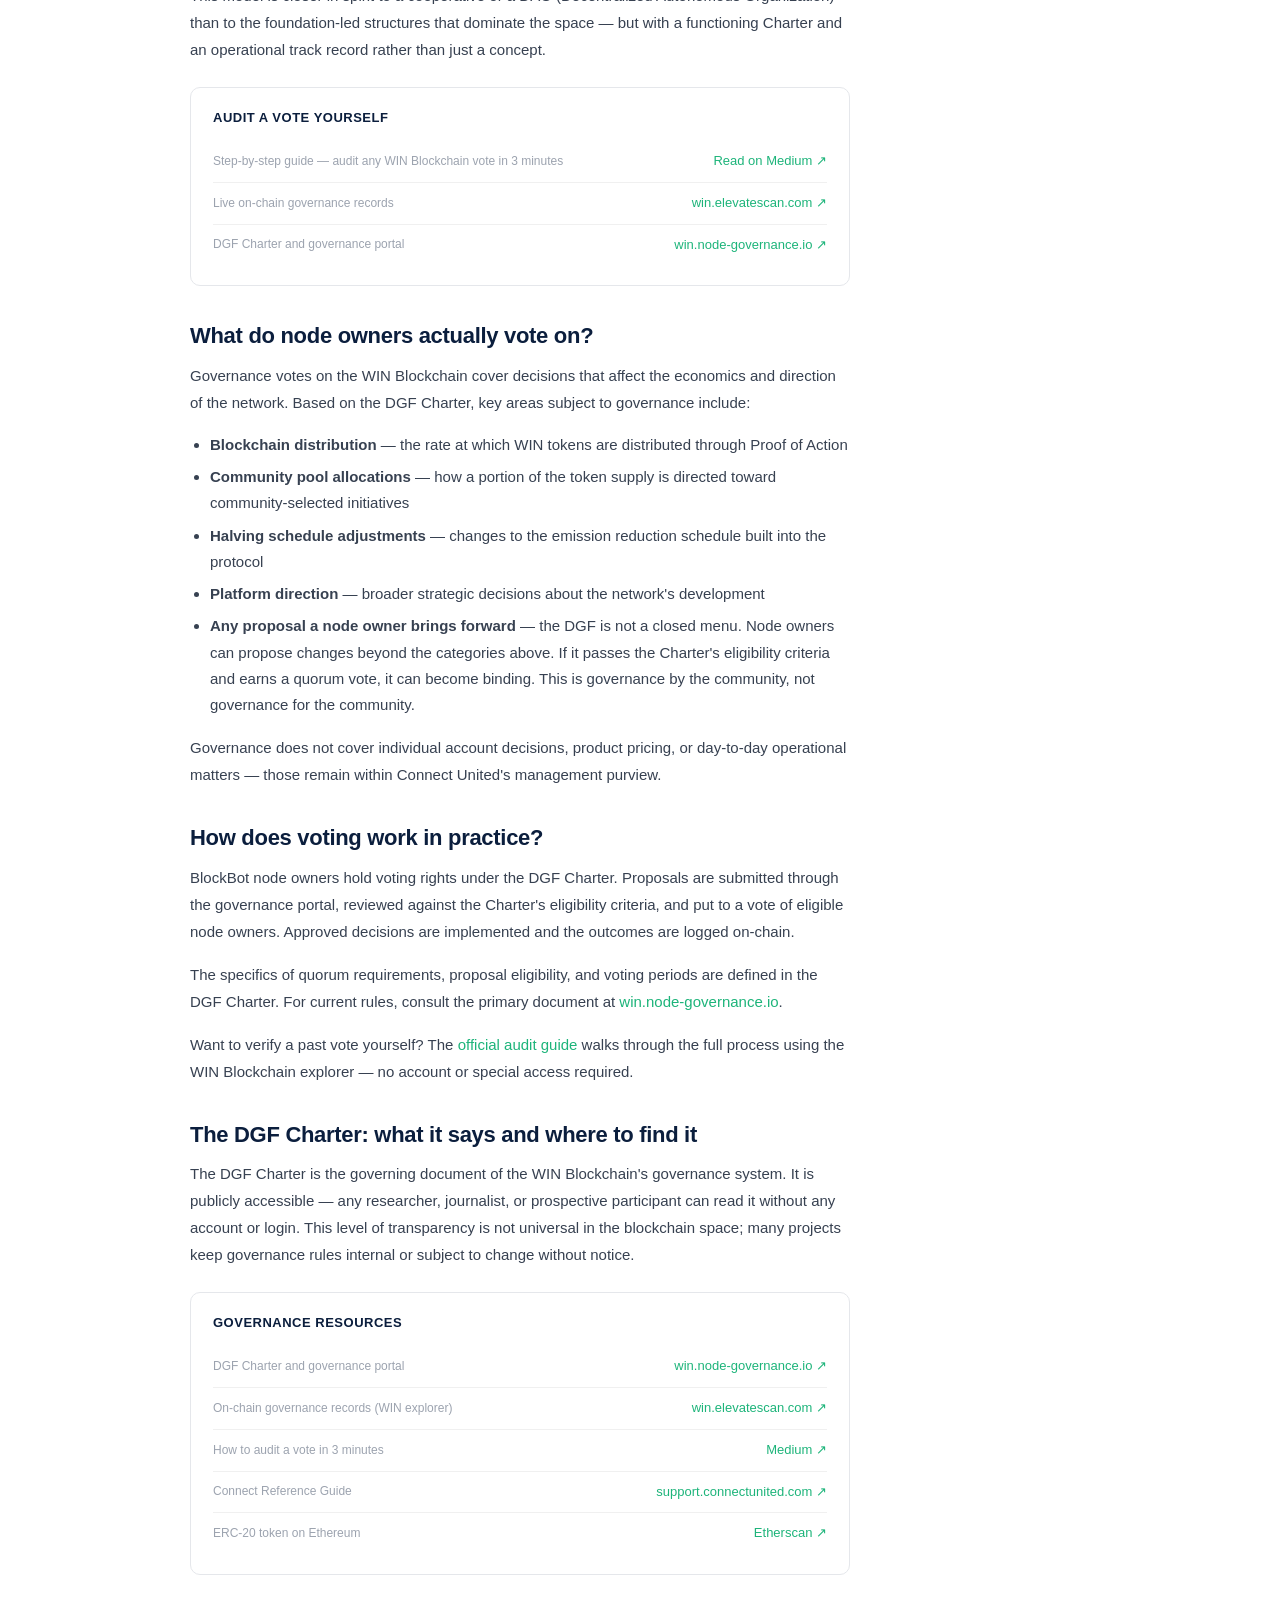
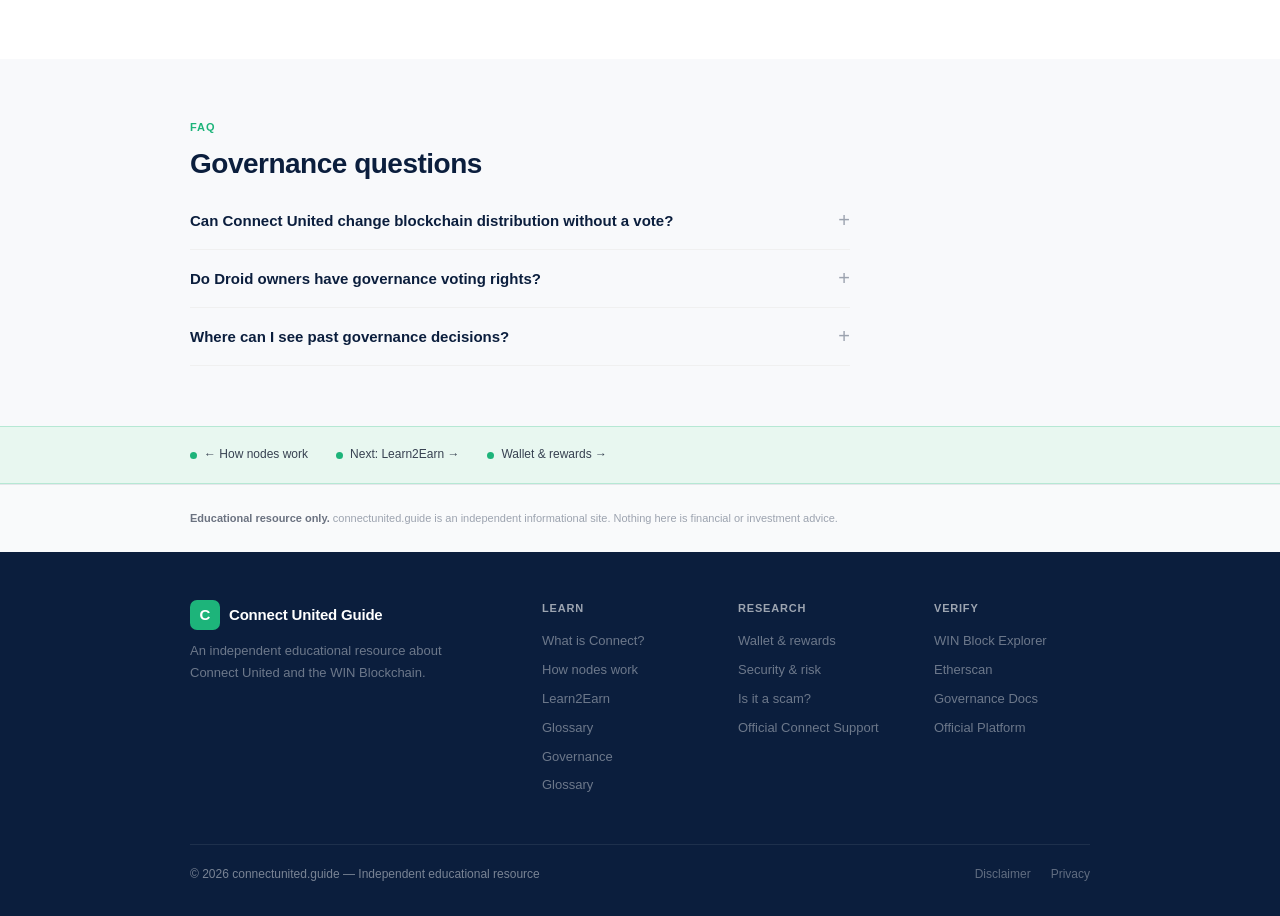
<file: governance.html>
<!DOCTYPE html>
<html lang="en">
<head>
  <meta charset="UTF-8">
  <meta name="viewport" content="width=device-width, initial-scale=1.0">
  <link rel="icon" href="data:image/svg+xml,<svg xmlns=%22http://www.w3.org/2000/svg%22 viewBox=%220 0 100 100%22><rect width=%22100%22 height=%22100%22 rx=%2215%22 fill=%22%231DB47A%22/><text y=%22.9em%22 font-size=%2270%22 x=%2215%22 fill=%22white%22 font-weight=%22bold%22>C</text></svg>">
  <title>How Connect United Governance Works — DGF Charter Explained</title>
  <meta name="description" content="How does Connect United governance work? What is the Distributed Governance Framework? How do node owners vote? What can they actually change? Plain-English explanation.">
  <meta name="robots" content="index, follow">
  <link rel="canonical" href="https://connectunited.guide/governance">
  <script type="application/ld+json">
  {"@context":"https://schema.org","@type":"Article","headline":"How Connect United Governance Works","description":"Plain-English explanation of the Distributed Governance Framework, DGF Charter, node owner voting, and what governance actually controls on the WIN Blockchain.","url":"https://connectunited.guide/governance","publisher":{"@type":"Organization","name":"Connect United Guide","url":"https://connectunited.guide"}}
  </script>
  <link rel="stylesheet" href="/style.css">
  <meta property="og:title" content="How Connect United Governance Works — DGF Charter Explained">
  <meta property="og:url" content="https://connectunited.guide/governance">
  <meta property="og:type" content="article">
  <meta property="og:image" content="https://connectunited.guide/og-image.png">
  <meta property="og:image:width" content="1200">
  <meta property="og:image:height" content="630">
  <meta name="twitter:card" content="summary_large_image">
  <meta name="twitter:site" content="@connect_win">
  <meta name="twitter:image" content="https://connectunited.guide/og-image.png">
  <script type="application/ld+json">
  {
    "@context": "https://schema.org",
    "@type": "Article",
    "headline": "How Connect United Governance Works",
    "description": "Plain-English explanation of the Distributed Governance Framework, DGF Charter, and how node owners vote on the WIN Blockchain.",
    "url": "https://connectunited.guide/governance",
    "datePublished": "2026-06-17",
    "dateModified": "2026-06-17",
    "author": { "@type": "Organization", "name": "Connect United Guide" },
    "publisher": { "@type": "Organization", "name": "Connect United Guide", "url": "https://connectunited.guide" }
  }
  </script>
  <script type="application/ld+json">
  {
    "@context": "https://schema.org",
    "@type": "FAQPage",
    "mainEntity": [
      {"@type":"Question","name":"Can Connect United change reward rates without a vote?","acceptedAnswer":{"@type":"Answer","text":"Under the DGF Charter, reward parameters are subject to governance votes by node owners. Changes require a proposal, a vote, and an approved outcome before implementation. The Charter at win.node-governance.io specifies which parameters require governance approval."}},
      {"@type":"Question","name":"Where can I see past Connect United governance decisions?","acceptedAnswer":{"@type":"Answer","text":"Past governance votes and outcomes are logged on-chain and accessible through the governance portal at win.node-governance.io and through the WIN Blockchain explorer at win.elevatescan.com."}}
    ]
  }
  </script>
  <script type="application/ld+json">
  {
    "@context": "https://schema.org",
    "@type": "BreadcrumbList",
    "itemListElement": [
      {"@type": "ListItem", "position": 1, "name": "Home", "item": "https://connectunited.guide/"},
      {"@type": "ListItem", "position": 2, "name": "Governance", "item": "https://connectunited.guide/governance"}
    ]
  }
  </script>
</head>
<body>

<nav class="site-nav">
  <div class="nav-inner">
    <a href="/" class="nav-logo"><div class="nav-logomark">C</div><span class="nav-wordmark">Connect United Guide</span></a>
    <div class="nav-links">
      <a href="/what-is-connect">What is Connect?</a>
      <a href="/how-nodes-work">Nodes</a>
      <a href="/governance" class="active">Governance</a>
      <a href="/learn2earn">Learn2Earn</a>
      <a href="/glossary">Glossary</a>
      <a href="/wallet-rewards">Wallet &amp; Rewards</a>
      <a href="/security-risk">Security</a>
      <a href="https://support.connectunited.com" target="_blank" rel="noopener">Official Connect Support</a>
    </div>
    <a href="https://connectunited.com" class="nav-cta" target="_blank" rel="noopener">Visit Platform →</a>
    <button class="nav-mobile-toggle">☰</button>
  </div>
</nav>

<div class="breadcrumb"><div class="breadcrumb-inner"><a href="/">Home</a><span>›</span><span>Governance</span></div></div>

<div class="page-hero">
  <div class="page-hero-inner">
    <div class="page-hero-label">Governance explained</div>
    <h1>The Distributed Governance Framework: how node owners shape the network</h1>
    <p>The WIN Blockchain does not operate under centralized management control. Node owners vote on reward parameters, community pool allocations, and platform direction through a publicly documented governance framework.</p>
  </div>
</div>

<nav class="cluster-nav"><div class="cluster-nav-inner">
  <a href="#what-is-dgf" class="cluster-tab active">What is the DGF?</a>
  <a href="#what-gets-voted-on" class="cluster-tab">What gets voted on</a>
  <a href="#how-voting-works" class="cluster-tab">How voting works</a>
  <a href="#charter" class="cluster-tab">The Charter</a>
  <a href="#verify" class="cluster-tab">Verify</a>
  <a href="#faq" class="cluster-tab">FAQ</a>
</div></nav>

<section class="section" style="background: var(--surface);">
  <div class="section-inner">
    <div class="article-body">

      <h2 id="what-is-dgf">What is the Distributed Governance Framework?</h2>
      <p>The Distributed Governance Framework (DGF) is the formal governance system for the WIN Blockchain. It is the mechanism by which node owners — not company management — make binding decisions about how the network operates.</p>
      <p>The DGF is documented in a public Charter, available at <a href="https://win.node-governance.io" target="_blank" rel="noopener">win.node-governance.io</a>. The Charter defines what can be voted on, how proposals are submitted, what constitutes a quorum, and how decisions are recorded on-chain.</p>
      <p>This is meaningful for two reasons. First, it means that blockchain distribution parameters cannot be changed unilaterally by Connect United's management — changes require a node owner vote. Second, it creates a permanent, auditable record of governance decisions that anyone can inspect.</p>

      <div class="callout">
        <strong>Primary source:</strong> All governance documentation is publicly available at <a href="https://win.node-governance.io" target="_blank" rel="noopener">win.node-governance.io</a>. The information on this page summarizes the framework — always refer to the primary documents for specifics. You can also <a href="https://medium.com/@connect.win/how-to-audit-a-vote-on-the-win-blockchain-in-3-minutes-4d340578a51f" target="_blank" rel="noopener">audit any governance vote yourself in 3 minutes</a> using the WIN Blockchain explorer.
      </div>

      <h2>Why the DGF is groundbreaking — and rare</h2>
      <p>Most blockchain projects describe governance in their whitepapers. Very few actually implement it in a binding, verifiable way. Understanding where the WIN Blockchain sits relative to the broader landscape matters for any serious DYOR process.</p>
      <p>The dominant governance model in crypto is <strong>foundation control</strong> — where a nonprofit or corporate foundation makes decisions about the network, often with appointed rather than elected leadership. Consider how other major networks operate:</p>
      <ul>
        <li><strong>Solana Foundation</strong> — a nonprofit that controls key protocol decisions, grants, and validator relationships. Leadership is appointed, not elected by token holders or node operators.</li>
        <li><strong>Ethereum Foundation</strong> — similarly nonprofit-structured, with core developers and foundation leadership making upgrade decisions. Community input exists but is not binding on-chain.</li>
        <li><strong>Many Layer-1s</strong> — governance tokens exist on paper but votes are advisory, thresholds are rarely met, or the foundation retains veto power regardless of vote outcomes.</li>
      </ul>
      <p>The WIN Blockchain's DGF operates differently. Node owners — the people actually running the network — hold binding votes on blockchain distribution parameters, community pool allocations, and emission schedules. There is no foundation with override authority. Decisions are implemented on-chain and permanently logged. Any researcher can audit any vote, independently, in minutes.</p>
      <p>This model is closer in spirit to a cooperative or a DAO (Decentralized Autonomous Organization) than to the foundation-led structures that dominate the space — but with a functioning Charter and an operational track record rather than just a concept.</p>

      <div class="verify-box">
        <h4>Audit a vote yourself</h4>
        <div class="verify-link">
          <span>Step-by-step guide — audit any WIN Blockchain vote in 3 minutes</span>
          <a href="https://medium.com/@connect.win/how-to-audit-a-vote-on-the-win-blockchain-in-3-minutes-4d340578a51f" target="_blank" rel="noopener">Read on Medium ↗</a>
        </div>
        <div class="verify-link">
          <span>Live on-chain governance records</span>
          <a href="https://win.elevatescan.com" target="_blank" rel="noopener">win.elevatescan.com ↗</a>
        </div>
        <div class="verify-link">
          <span>DGF Charter and governance portal</span>
          <a href="https://win.node-governance.io" target="_blank" rel="noopener">win.node-governance.io ↗</a>
        </div>
      </div>

      <h2 id="what-gets-voted-on">What do node owners actually vote on?</h2>
      <p>Governance votes on the WIN Blockchain cover decisions that affect the economics and direction of the network. Based on the DGF Charter, key areas subject to governance include:</p>
      <ul>
        <li><strong>Blockchain distribution</strong> — the rate at which WIN tokens are distributed through Proof of Action</li>
        <li><strong>Community pool allocations</strong> — how a portion of the token supply is directed toward community-selected initiatives</li>
        <li><strong>Halving schedule adjustments</strong> — changes to the emission reduction schedule built into the protocol</li>
        <li><strong>Platform direction</strong> — broader strategic decisions about the network's development</li>
        <li><strong>Any proposal a node owner brings forward</strong> — the DGF is not a closed menu. Node owners can propose changes beyond the categories above. If it passes the Charter's eligibility criteria and earns a quorum vote, it can become binding. This is governance by the community, not governance for the community.</li>
      </ul>
      <p>Governance does not cover individual account decisions, product pricing, or day-to-day operational matters — those remain within Connect United's management purview.</p>

      <h2 id="how-voting-works">How does voting work in practice?</h2>
      <p>BlockBot node owners hold voting rights under the DGF Charter. Proposals are submitted through the governance portal, reviewed against the Charter's eligibility criteria, and put to a vote of eligible node owners. Approved decisions are implemented and the outcomes are logged on-chain.</p>
      <p>The specifics of quorum requirements, proposal eligibility, and voting periods are defined in the DGF Charter. For current rules, consult the primary document at <a href="https://win.node-governance.io" target="_blank" rel="noopener">win.node-governance.io</a>.</p>
      <p>Want to verify a past vote yourself? The <a href="https://medium.com/@connect.win/how-to-audit-a-vote-on-the-win-blockchain-in-3-minutes-4d340578a51f" target="_blank" rel="noopener">official audit guide</a> walks through the full process using the WIN Blockchain explorer — no account or special access required.</p>

      <h2 id="charter">The DGF Charter: what it says and where to find it</h2>
      <p>The DGF Charter is the governing document of the WIN Blockchain's governance system. It is publicly accessible — any researcher, journalist, or prospective participant can read it without any account or login. This level of transparency is not universal in the blockchain space; many projects keep governance rules internal or subject to change without notice.</p>

      <div class="verify-box" id="verify">
        <h4>Governance resources</h4>
        <div class="verify-link">
          <span>DGF Charter and governance portal</span>
          <a href="https://win.node-governance.io" target="_blank" rel="noopener">win.node-governance.io ↗</a>
        </div>
        <div class="verify-link">
          <span>On-chain governance records (WIN explorer)</span>
          <a href="https://win.elevatescan.com" target="_blank" rel="noopener">win.elevatescan.com ↗</a>
        </div>
        <div class="verify-link">
          <span>How to audit a vote in 3 minutes</span>
          <a href="https://medium.com/@connect.win/how-to-audit-a-vote-on-the-win-blockchain-in-3-minutes-4d340578a51f" target="_blank" rel="noopener">Medium ↗</a>
        </div>
        <div class="verify-link">
          <span>Connect Reference Guide</span>
          <a href="https://support.connectunited.com/hc/en-us/articles/50236050102036-Connect-Reference-Guide" target="_blank" rel="noopener">support.connectunited.com ↗</a>
        </div>
        <div class="verify-link">
          <span>ERC-20 token on Ethereum</span>
          <a href="https://etherscan.io/token/0xb10cb07ca2cdac77fbb5707f6690301f9d036f45" target="_blank" rel="noopener">Etherscan ↗</a>
        </div>
      </div>

    </div>
  </div>
</section>

<section class="section" style="background: var(--bg);" id="faq">
  <div class="section-inner">
    <div class="section-label">FAQ</div>
    <h2 class="section-h2">Governance questions</h2>
    <div class="faq-list">

      <div class="faq-item">
        <button class="faq-question" aria-expanded="false">Can Connect United change blockchain distribution without a vote?<span class="faq-toggle">+</span></button>
        <div class="faq-answer"><p>Under the DGF Charter, blockchain distribution parameters are subject to governance votes by node owners. Changes require a proposal, a vote, and an approved outcome before implementation. This is a structural constraint — not a promise from management. The Charter at <a href="https://win.node-governance.io" target="_blank" rel="noopener">win.node-governance.io</a> specifies which parameters require governance approval. You can verify any past vote independently — <a href="https://medium.com/@connect.win/how-to-audit-a-vote-on-the-win-blockchain-in-3-minutes-4d340578a51f" target="_blank" rel="noopener">here is how to audit a vote in 3 minutes</a>.</p></div>
      </div>

      <div class="faq-item">
        <button class="faq-question" aria-expanded="false">Do Droid owners have governance voting rights?<span class="faq-toggle">+</span></button>
        <div class="faq-answer"><p>BlockBot owners hold full governance voting rights under the DGF Charter. Droid owner governance rights may differ — consult the current DGF Charter at <a href="https://win.node-governance.io" target="_blank" rel="noopener">win.node-governance.io</a> for the current specification, as governance terms can be updated through the governance process itself.</p></div>
      </div>

      <div class="faq-item">
        <button class="faq-question" aria-expanded="false">Where can I see past governance decisions?<span class="faq-toggle">+</span></button>
        <div class="faq-answer"><p>Past governance votes and outcomes are logged on-chain and accessible through the governance portal at <a href="https://win.node-governance.io" target="_blank" rel="noopener">win.node-governance.io</a> and through the WIN Blockchain explorer at <a href="https://win.elevatescan.com" target="_blank" rel="noopener">win.elevatescan.com</a>. The official Medium blog published a step-by-step guide to <a href="https://medium.com/@connect.win/how-to-audit-a-vote-on-the-win-blockchain-in-3-minutes-4d340578a51f" target="_blank" rel="noopener">auditing any vote yourself in 3 minutes</a>.</p></div>
      </div>

    </div>
  </div>
</section>

<div class="trust-band"><div class="trust-inner">
  <div class="trust-item"><div class="trust-dot"></div><a href="/how-nodes-work" style="color:var(--text-mid);">← How nodes work</a></div>
  <div class="trust-item"><div class="trust-dot"></div><a href="/learn2earn" style="color:var(--text-mid);">Next: Learn2Earn →</a></div>
  <div class="trust-item"><div class="trust-dot"></div><a href="/wallet-rewards" style="color:var(--text-mid);">Wallet &amp; rewards →</a></div>
</div></div>

<div class="site-disclaimer"><div class="disclaimer-inner"><strong>Educational resource only.</strong> connectunited.guide is an independent informational site. Nothing here is financial or investment advice.</div></div>

<footer class="site-footer"><div class="footer-inner">
  <div class="footer-grid">
    <div class="footer-brand"><div class="nav-logo" style="margin-bottom:0;"><div class="nav-logomark">C</div><span class="nav-wordmark">Connect United Guide</span></div><p>An independent educational resource about Connect United and the WIN Blockchain.</p></div>
    <div class="footer-col"><h4>Learn</h4><a href="/what-is-connect">What is Connect?</a><a href="/how-nodes-work">How nodes work</a><a href="/learn2earn">Learn2Earn</a>
      <a href="/glossary">Glossary</a><a href="/governance">Governance</a>
        <a href="/glossary">Glossary</a></div>
    <div class="footer-col"><h4>Research</h4><a href="/wallet-rewards">Wallet &amp; rewards</a><a href="/security-risk">Security &amp; risk</a>
        <a href="/is-connect-united-a-scam">Is it a scam?</a><a href="https://support.connectunited.com" target="_blank" rel="noopener">Official Connect Support</a></div>
    <div class="footer-col"><h4>Verify</h4><a href="https://win.elevatescan.com" target="_blank" rel="noopener">WIN Block Explorer</a><a href="https://etherscan.io/token/0xb10cb07ca2cdac77fbb5707f6690301f9d036f45" target="_blank" rel="noopener">Etherscan</a><a href="https://win.node-governance.io" target="_blank" rel="noopener">Governance Docs</a><a href="https://connectunited.com" target="_blank" rel="noopener">Official Platform</a></div>
  </div>
  <div class="footer-bottom"><span>© 2026 connectunited.guide — Independent educational resource</span><div style="display:flex;gap:20px;"><a href="/disclaimer">Disclaimer</a><a href="/privacy">Privacy</a></div></div>
</div></footer>

<script src="/site.js"></script>
</body>
</html>
</file>
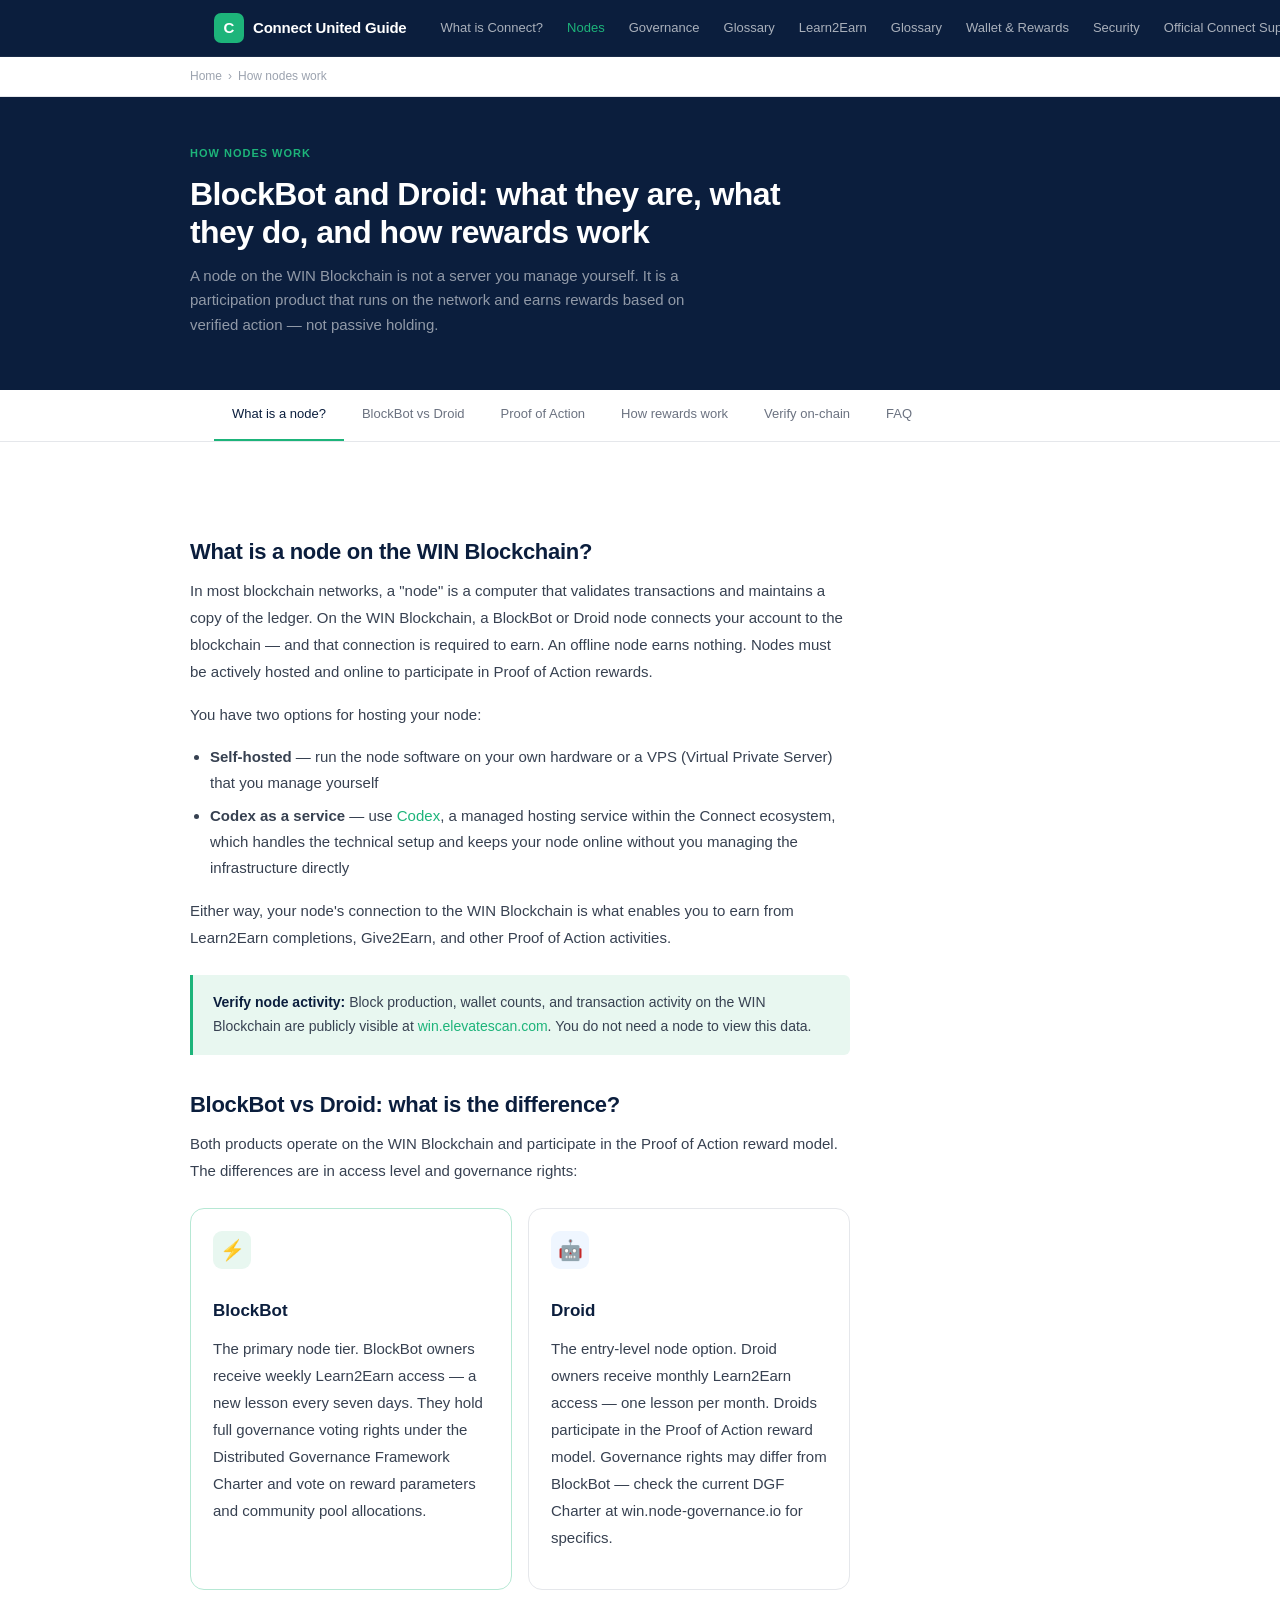
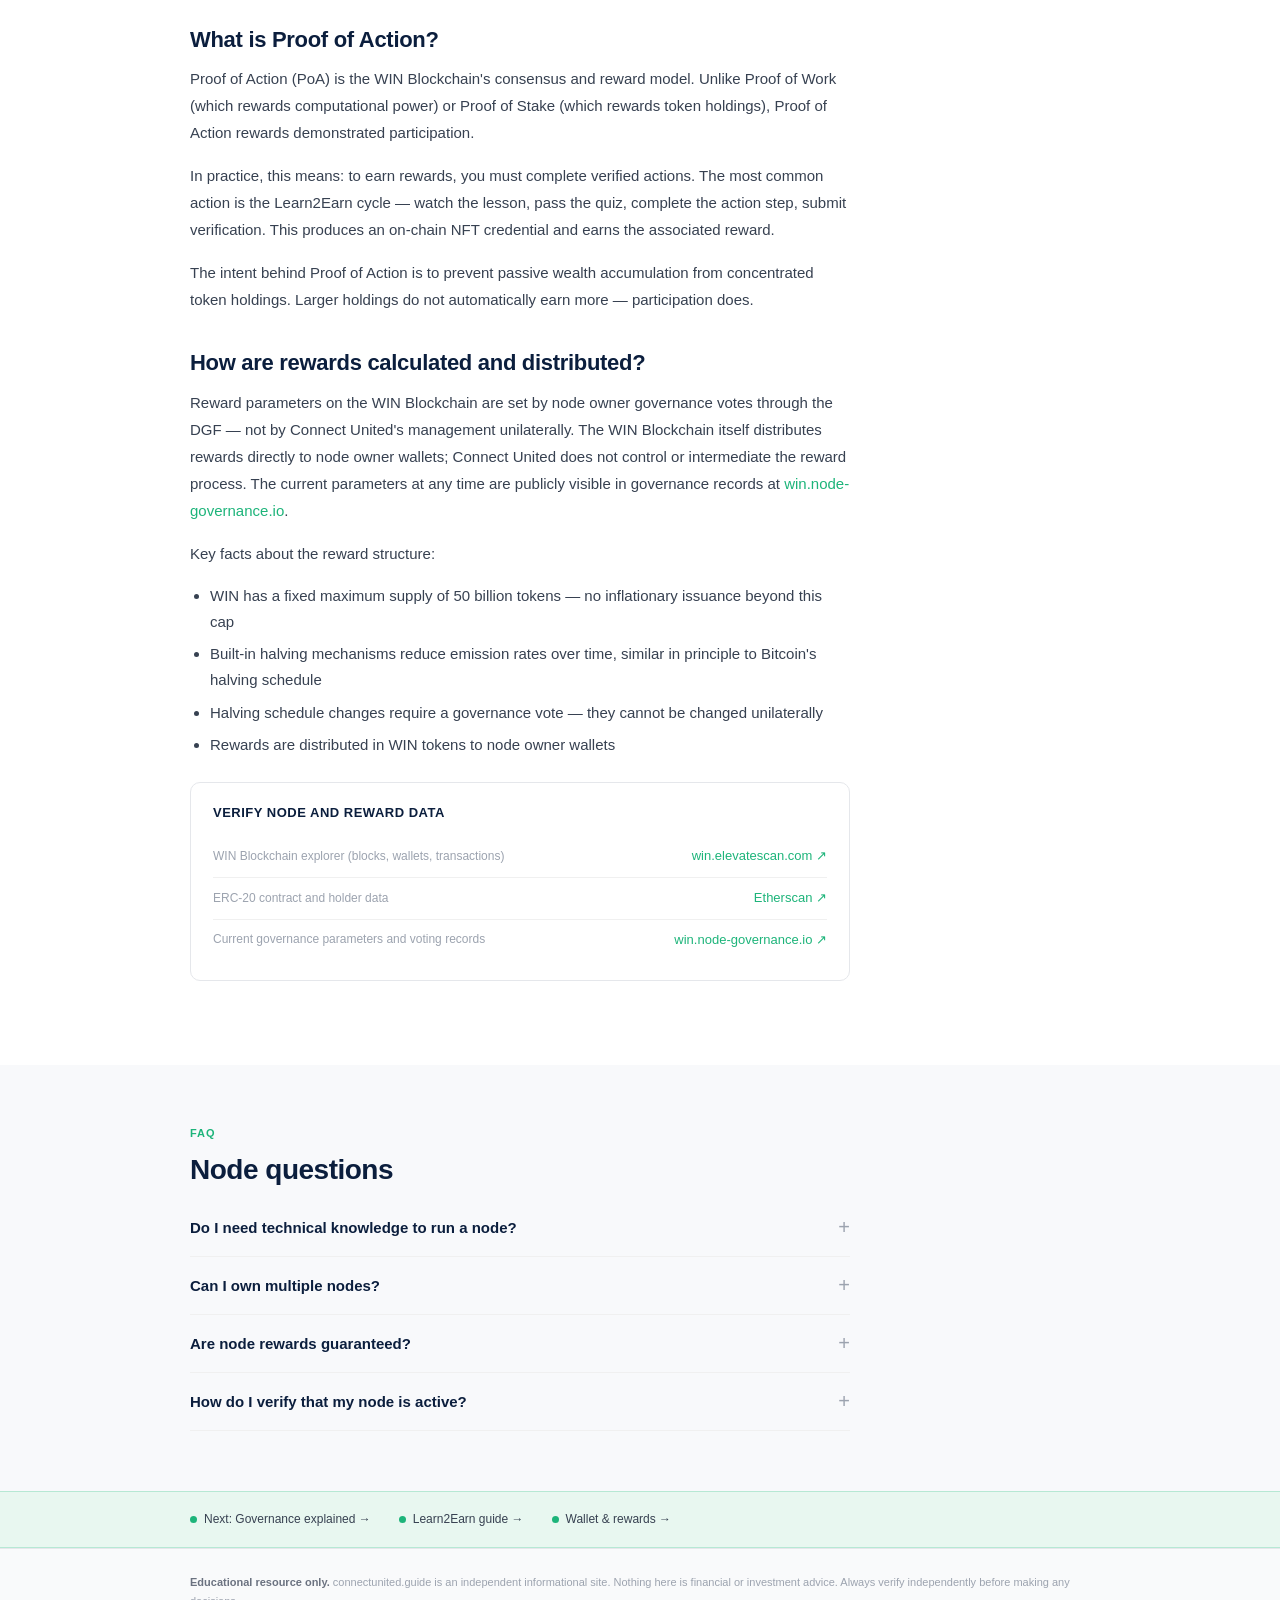
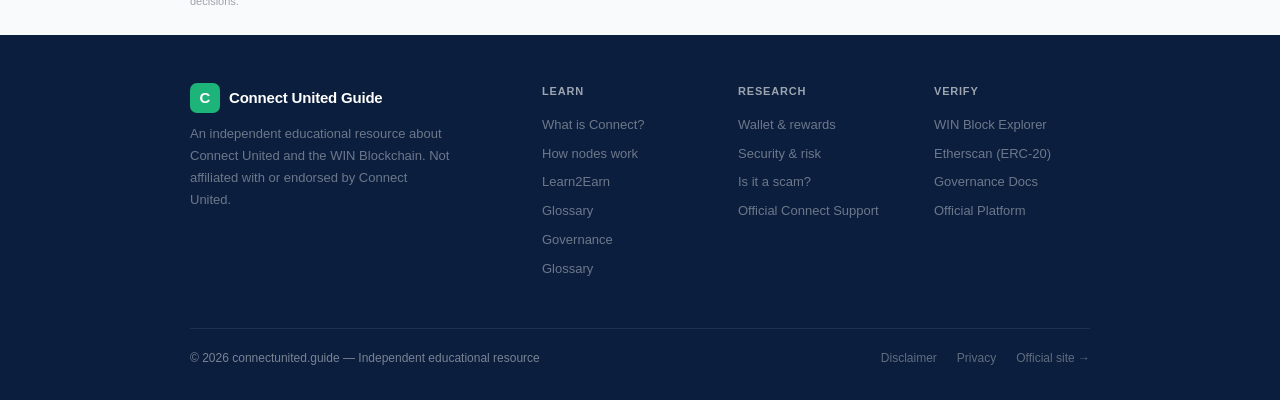
<file: how-nodes-work.html>
<!DOCTYPE html>
<html lang="en">
<head>
  <meta charset="UTF-8">
  <meta name="viewport" content="width=device-width, initial-scale=1.0">
  <link rel="icon" href="data:image/svg+xml,<svg xmlns=%22http://www.w3.org/2000/svg%22 viewBox=%220 0 100 100%22><rect width=%22100%22 height=%22100%22 rx=%2215%22 fill=%22%231DB47A%22/><text y=%22.9em%22 font-size=%2270%22 x=%2215%22 fill=%22white%22 font-weight=%22bold%22>C</text></svg>">
  <title>How Connect United Nodes Work — BlockBot vs Droid Explained</title>
  <meta name="description" content="How do Connect United nodes work? What is a BlockBot? What is a Droid? How are rewards generated? Plain-English explanation with verifiable sources.">
  <meta name="robots" content="index, follow">
  <link rel="canonical" href="https://connectunited.guide/how-nodes-work">
  <script type="application/ld+json">
  {"@context":"https://schema.org","@type":"Article","headline":"How Connect United Nodes Work","description":"Plain-English explanation of BlockBot and Droid nodes, Proof of Action rewards, and how to verify node activity on the WIN Blockchain.","url":"https://connectunited.guide/how-nodes-work","publisher":{"@type":"Organization","name":"Connect United Guide","url":"https://connectunited.guide"}}
  </script>
  <link rel="stylesheet" href="/style.css">
  <meta property="og:title" content="How Connect United Nodes Work — BlockBot vs Droid Explained">
  <meta property="og:url" content="https://connectunited.guide/how-nodes-work">
  <meta property="og:type" content="article">
  <meta property="og:image" content="https://connectunited.guide/og-image.png">
  <meta property="og:image:width" content="1200">
  <meta property="og:image:height" content="630">
  <meta name="twitter:card" content="summary_large_image">
  <meta name="twitter:site" content="@connect_win">
  <meta name="twitter:image" content="https://connectunited.guide/og-image.png">
  
  <script type="application/ld+json">
  {
    "@context": "https://schema.org",
    "@type": "FAQPage",
    "mainEntity": [
      {"@type":"Question","name":"Do I need technical knowledge to run a Connect United node?","acceptedAnswer":{"@type":"Answer","text":"No. Node products on the WIN Blockchain do not require you to manage server hardware or configure network software. The infrastructure runs on the network. What you manage is your participation — completing Learn2Earn cycles and engaging with governance."}},
      {"@type":"Question","name":"What is the difference between a BlockBot and a Droid?","acceptedAnswer":{"@type":"Answer","text":"BlockBots are the primary node tier with weekly Learn2Earn access and full governance voting rights. Droids are the entry-level option with monthly lesson access. Both participate in the Proof of Action reward model."}},
      {"@type":"Question","name":"Are Connect United node rewards guaranteed?","acceptedAnswer":{"@type":"Answer","text":"No. Reward rates are set by governance vote and subject to the halving schedule built into the protocol. WIN token value fluctuates. Participation involves financial risk including potential loss of funds. This is not financial advice."}}
    ]
  }
  </script>
  <script type="application/ld+json">
  {
    "@context": "https://schema.org",
    "@type": "BreadcrumbList",
    "itemListElement": [
      {"@type": "ListItem", "position": 1, "name": "Home", "item": "https://connectunited.guide/"},
      {"@type": "ListItem", "position": 2, "name": "How Nodes Work", "item": "https://connectunited.guide/how-nodes-work"}
    ]
  }
  </script>
</head>
<body>

<nav class="site-nav">
  <div class="nav-inner">
    <a href="/" class="nav-logo"><div class="nav-logomark">C</div><span class="nav-wordmark">Connect United Guide</span></a>
    <div class="nav-links">
      <a href="/what-is-connect">What is Connect?</a>
      <a href="/how-nodes-work" class="active">Nodes</a>
      <a href="/governance">Governance</a>
        <a href="/glossary">Glossary</a>
      <a href="/learn2earn">Learn2Earn</a>
      <a href="/glossary">Glossary</a>
      <a href="/wallet-rewards">Wallet &amp; Rewards</a>
      <a href="/security-risk">Security</a>
      <a href="https://support.connectunited.com" target="_blank" rel="noopener">Official Connect Support</a>
    </div>
    <a href="https://connectunited.com" class="nav-cta" target="_blank" rel="noopener">Visit Platform →</a>
    <button class="nav-mobile-toggle">☰</button>
  </div>
</nav>

<div class="breadcrumb"><div class="breadcrumb-inner"><a href="/">Home</a><span>›</span><span>How nodes work</span></div></div>

<div class="page-hero">
  <div class="page-hero-inner">
    <div class="page-hero-label">How nodes work</div>
    <h1>BlockBot and Droid: what they are, what they do, and how rewards work</h1>
    <p>A node on the WIN Blockchain is not a server you manage yourself. It is a participation product that runs on the network and earns rewards based on verified action — not passive holding.</p>
  </div>
</div>

<nav class="cluster-nav"><div class="cluster-nav-inner">
  <a href="#what-is-a-node" class="cluster-tab active">What is a node?</a>
  <a href="#blockbot-vs-droid" class="cluster-tab">BlockBot vs Droid</a>
  <a href="#proof-of-action" class="cluster-tab">Proof of Action</a>
  <a href="#rewards" class="cluster-tab">How rewards work</a>
  <a href="#verify" class="cluster-tab">Verify on-chain</a>
  <a href="#faq" class="cluster-tab">FAQ</a>
</div></nav>

<section class="section" style="background: var(--surface);">
  <div class="section-inner">
    <div class="article-body">

      <h2 id="what-is-a-node">What is a node on the WIN Blockchain?</h2>
      <p>In most blockchain networks, a "node" is a computer that validates transactions and maintains a copy of the ledger. On the WIN Blockchain, a BlockBot or Droid node connects your account to the blockchain — and that connection is required to earn. An offline node earns nothing. Nodes must be actively hosted and online to participate in Proof of Action rewards.</p>
      <p>You have two options for hosting your node:</p>
      <ul>
        <li><strong>Self-hosted</strong> — run the node software on your own hardware or a VPS (Virtual Private Server) that you manage yourself</li>
        <li><strong>Codex as a service</strong> — use <a href="https://codexblockchain.com/" target="_blank" rel="noopener">Codex</a>, a managed hosting service within the Connect ecosystem, which handles the technical setup and keeps your node online without you managing the infrastructure directly</li>
      </ul>
      <p>Either way, your node's connection to the WIN Blockchain is what enables you to earn from Learn2Earn completions, Give2Earn, and other Proof of Action activities.</p>

      <div class="callout">
        <strong>Verify node activity:</strong> Block production, wallet counts, and transaction activity on the WIN Blockchain are publicly visible at <a href="https://win.elevatescan.com" target="_blank" rel="noopener">win.elevatescan.com</a>. You do not need a node to view this data.
      </div>

      <h2 id="blockbot-vs-droid">BlockBot vs Droid: what is the difference?</h2>
      <p>Both products operate on the WIN Blockchain and participate in the Proof of Action reward model. The differences are in access level and governance rights:</p>

      <div class="card-grid-2" style="margin: 24px 0;">
        <div class="card" style="border-color: var(--green-border);">
          <div class="card-icon green">⚡</div>
          <h3>BlockBot</h3>
          <p>The primary node tier. BlockBot owners receive weekly Learn2Earn access — a new lesson every seven days. They hold full governance voting rights under the Distributed Governance Framework Charter and vote on reward parameters and community pool allocations.</p>
        </div>
        <div class="card">
          <div class="card-icon blue">🤖</div>
          <h3>Droid</h3>
          <p>The entry-level node option. Droid owners receive monthly Learn2Earn access — one lesson per month. Droids participate in the Proof of Action reward model. Governance rights may differ from BlockBot — check the current DGF Charter at win.node-governance.io for specifics.</p>
        </div>
      </div>

      <h2 id="proof-of-action">What is Proof of Action?</h2>
      <p>Proof of Action (PoA) is the WIN Blockchain's consensus and reward model. Unlike Proof of Work (which rewards computational power) or Proof of Stake (which rewards token holdings), Proof of Action rewards demonstrated participation.</p>
      <p>In practice, this means: to earn rewards, you must complete verified actions. The most common action is the Learn2Earn cycle — watch the lesson, pass the quiz, complete the action step, submit verification. This produces an on-chain NFT credential and earns the associated reward.</p>
      <p>The intent behind Proof of Action is to prevent passive wealth accumulation from concentrated token holdings. Larger holdings do not automatically earn more — participation does.</p>

      <h2 id="rewards">How are rewards calculated and distributed?</h2>
      <p>Reward parameters on the WIN Blockchain are set by node owner governance votes through the DGF — not by Connect United's management unilaterally. The WIN Blockchain itself distributes rewards directly to node owner wallets; Connect United does not control or intermediate the reward process. The current parameters at any time are publicly visible in governance records at <a href="https://win.node-governance.io" target="_blank" rel="noopener">win.node-governance.io</a>.</p>
      <p>Key facts about the reward structure:</p>
      <ul>
        <li>WIN has a fixed maximum supply of 50 billion tokens — no inflationary issuance beyond this cap</li>
        <li>Built-in halving mechanisms reduce emission rates over time, similar in principle to Bitcoin's halving schedule</li>
        <li>Halving schedule changes require a governance vote — they cannot be changed unilaterally</li>
        <li>Rewards are distributed in WIN tokens to node owner wallets</li>
      </ul>

      <div class="verify-box" id="verify">
        <h4>Verify node and reward data</h4>
        <div class="verify-link">
          <span>WIN Blockchain explorer (blocks, wallets, transactions)</span>
          <a href="https://win.elevatescan.com" target="_blank" rel="noopener">win.elevatescan.com ↗</a>
        </div>
        <div class="verify-link">
          <span>ERC-20 contract and holder data</span>
          <a href="https://etherscan.io/token/0xb10cb07ca2cdac77fbb5707f6690301f9d036f45" target="_blank" rel="noopener">Etherscan ↗</a>
        </div>
        <div class="verify-link">
          <span>Current governance parameters and voting records</span>
          <a href="https://win.node-governance.io" target="_blank" rel="noopener">win.node-governance.io ↗</a>
        </div>
      </div>

    </div>
  </div>
</section>

<section class="section" style="background: var(--bg);" id="faq">
  <div class="section-inner">
    <div class="section-label">FAQ</div>
    <h2 class="section-h2">Node questions</h2>
    <div class="faq-list">

      <div class="faq-item">
        <button class="faq-question" aria-expanded="false">Do I need technical knowledge to run a node?<span class="faq-toggle">+</span></button>
        <div class="faq-answer"><p>It depends on how you host your node. If you use <a href="https://codexblockchain.com/" target="_blank" rel="noopener">Codex</a> as a managed hosting service, the technical setup is handled for you — you do not need to configure servers or manage infrastructure. If you prefer to self-host on your own VPS or hardware, a basic comfort level with server setup is helpful. Either way, your node must be online and connected to the WIN Blockchain to earn — an offline node generates no rewards.</p></div>
      </div>

      <div class="faq-item">
        <button class="faq-question" aria-expanded="false">Can I own multiple nodes?<span class="faq-toggle">+</span></button>
        <div class="faq-answer"><p>Multiple node ownership is technically supported on the WIN Blockchain. For specific limits and policies, check the current DGF Charter at <a href="https://win.node-governance.io" target="_blank" rel="noopener">win.node-governance.io</a> or the official Connect United platform at <a href="https://connectunited.com" target="_blank" rel="noopener">connectunited.com</a>.</p></div>
      </div>

      <div class="faq-item">
        <button class="faq-question" aria-expanded="false">Are node rewards guaranteed?<span class="faq-toggle">+</span></button>
        <div class="faq-answer"><p>No. Reward rates are set by governance vote and subject to the halving schedule built into the protocol. Like all blockchain networks, WIN token value fluctuates. Participation in the node program involves financial risk, including the potential loss of funds. This is not financial advice — do your own research before making any financial commitment.</p></div>
      </div>

      <div class="faq-item">
        <button class="faq-question" aria-expanded="false">How do I verify that my node is active?<span class="faq-toggle">+</span></button>
        <div class="faq-answer"><p>Node activity and wallet transactions are publicly visible at <a href="https://win.elevatescan.com" target="_blank" rel="noopener">win.elevatescan.com</a>. You can search for your wallet address to see associated transactions and rewards. The Connect United support team at <a href="https://support.connectunited.com" target="_blank" rel="noopener">support.connectunited.com</a> can also help verify account and node status.</p></div>
      </div>

    </div>
  </div>
</section>

<div class="trust-band"><div class="trust-inner">
  <div class="trust-item"><div class="trust-dot"></div><a href="/governance" style="color:var(--text-mid);">Next: Governance explained →</a></div>
  <div class="trust-item"><div class="trust-dot"></div><a href="/learn2earn" style="color:var(--text-mid);">Learn2Earn guide →</a></div>
  <div class="trust-item"><div class="trust-dot"></div><a href="/wallet-rewards" style="color:var(--text-mid);">Wallet &amp; rewards →</a></div>
</div></div>

<div class="site-disclaimer"><div class="disclaimer-inner"><strong>Educational resource only.</strong> connectunited.guide is an independent informational site. Nothing here is financial or investment advice. Always verify independently before making any decisions.</div></div>

<footer class="site-footer"><div class="footer-inner">
  <div class="footer-grid">
    <div class="footer-brand"><div class="nav-logo" style="margin-bottom:0;"><div class="nav-logomark">C</div><span class="nav-wordmark">Connect United Guide</span></div><p>An independent educational resource about Connect United and the WIN Blockchain. Not affiliated with or endorsed by Connect United.</p></div>
    <div class="footer-col"><h4>Learn</h4><a href="/what-is-connect">What is Connect?</a><a href="/how-nodes-work">How nodes work</a><a href="/learn2earn">Learn2Earn</a>
      <a href="/glossary">Glossary</a><a href="/governance">Governance</a>
        <a href="/glossary">Glossary</a></div>
    <div class="footer-col"><h4>Research</h4><a href="/wallet-rewards">Wallet &amp; rewards</a><a href="/security-risk">Security &amp; risk</a>
        <a href="/is-connect-united-a-scam">Is it a scam?</a><a href="https://support.connectunited.com" target="_blank" rel="noopener">Official Connect Support</a></div>
    <div class="footer-col"><h4>Verify</h4><a href="https://win.elevatescan.com" target="_blank" rel="noopener">WIN Block Explorer</a><a href="https://etherscan.io/token/0xb10cb07ca2cdac77fbb5707f6690301f9d036f45" target="_blank" rel="noopener">Etherscan (ERC-20)</a><a href="https://win.node-governance.io" target="_blank" rel="noopener">Governance Docs</a><a href="https://connectunited.com" target="_blank" rel="noopener">Official Platform</a></div>
  </div>
  <div class="footer-bottom"><span>© 2026 connectunited.guide — Independent educational resource</span><div style="display:flex;gap:20px;"><a href="/disclaimer">Disclaimer</a><a href="/privacy">Privacy</a><a href="https://connectunited.com" target="_blank" rel="noopener">Official site →</a></div></div>
</div></footer>

<script src="/site.js"></script>
</body>
</html>
</file>
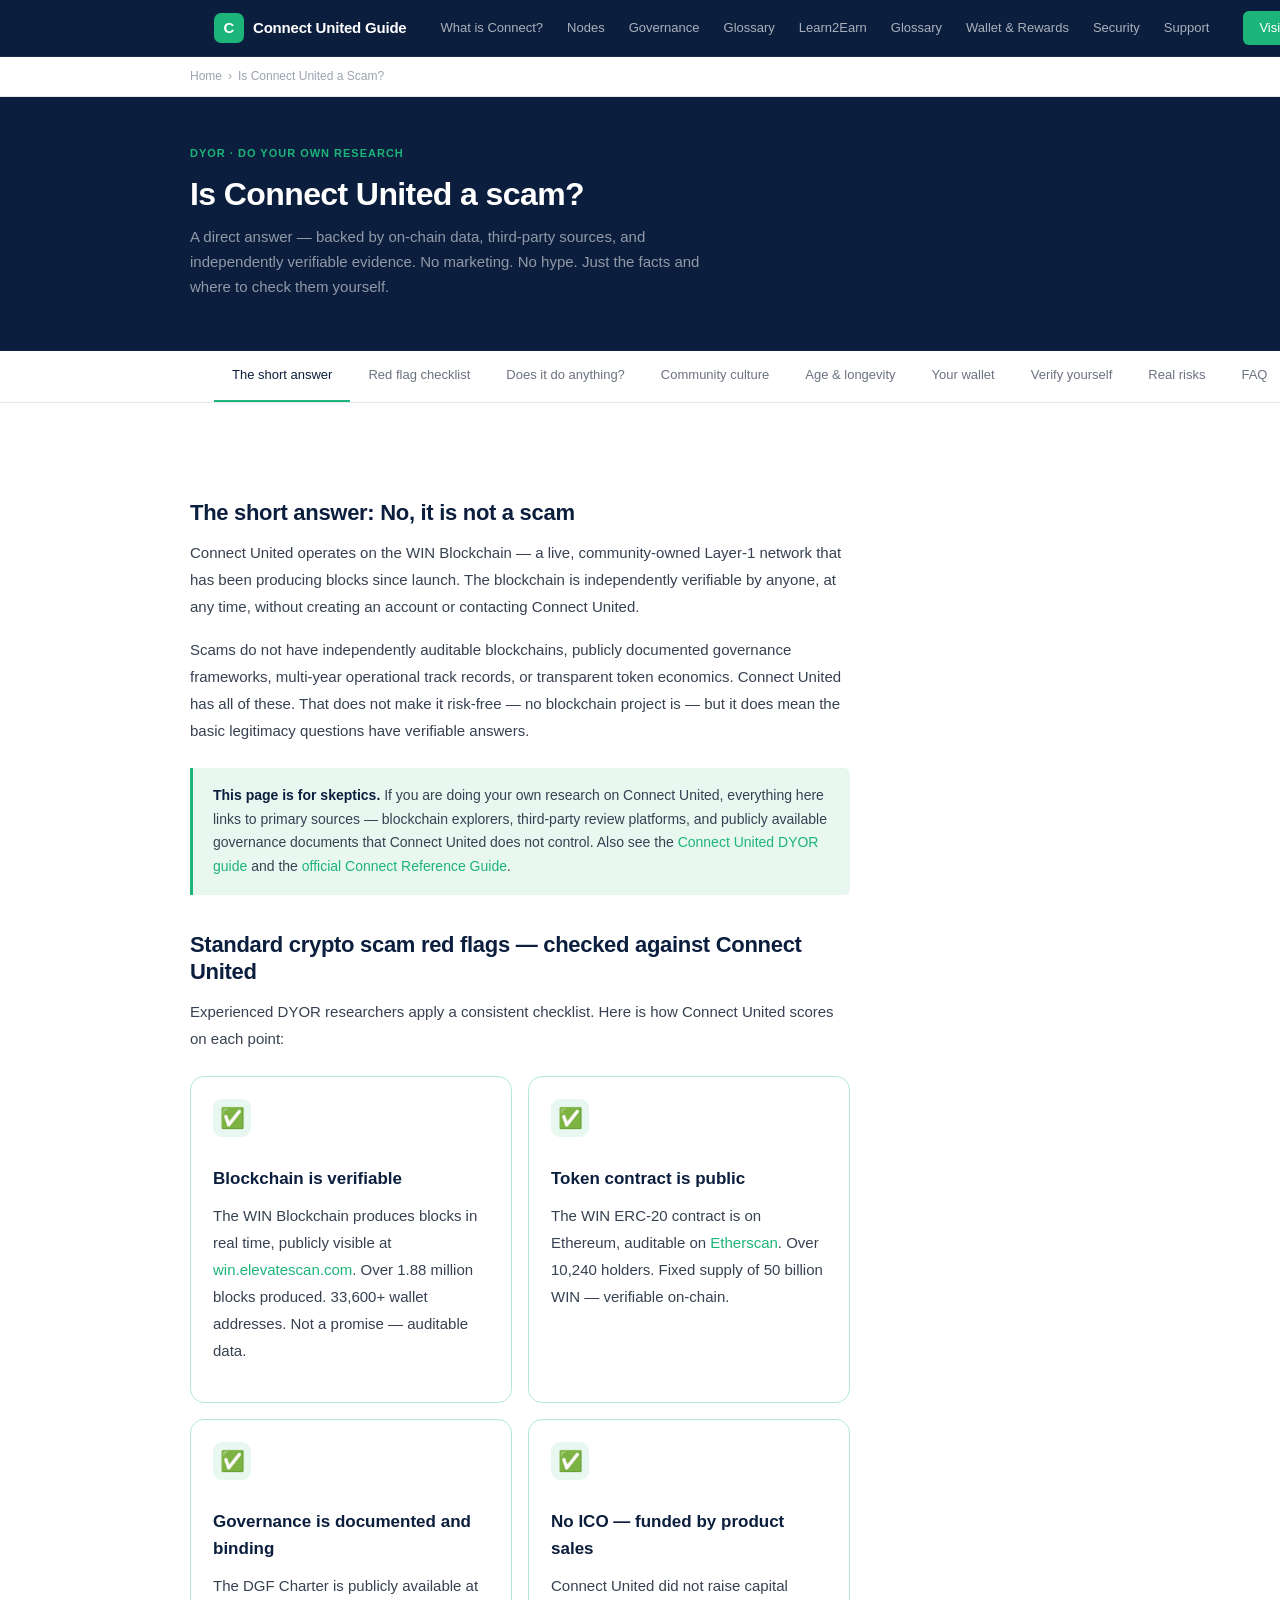
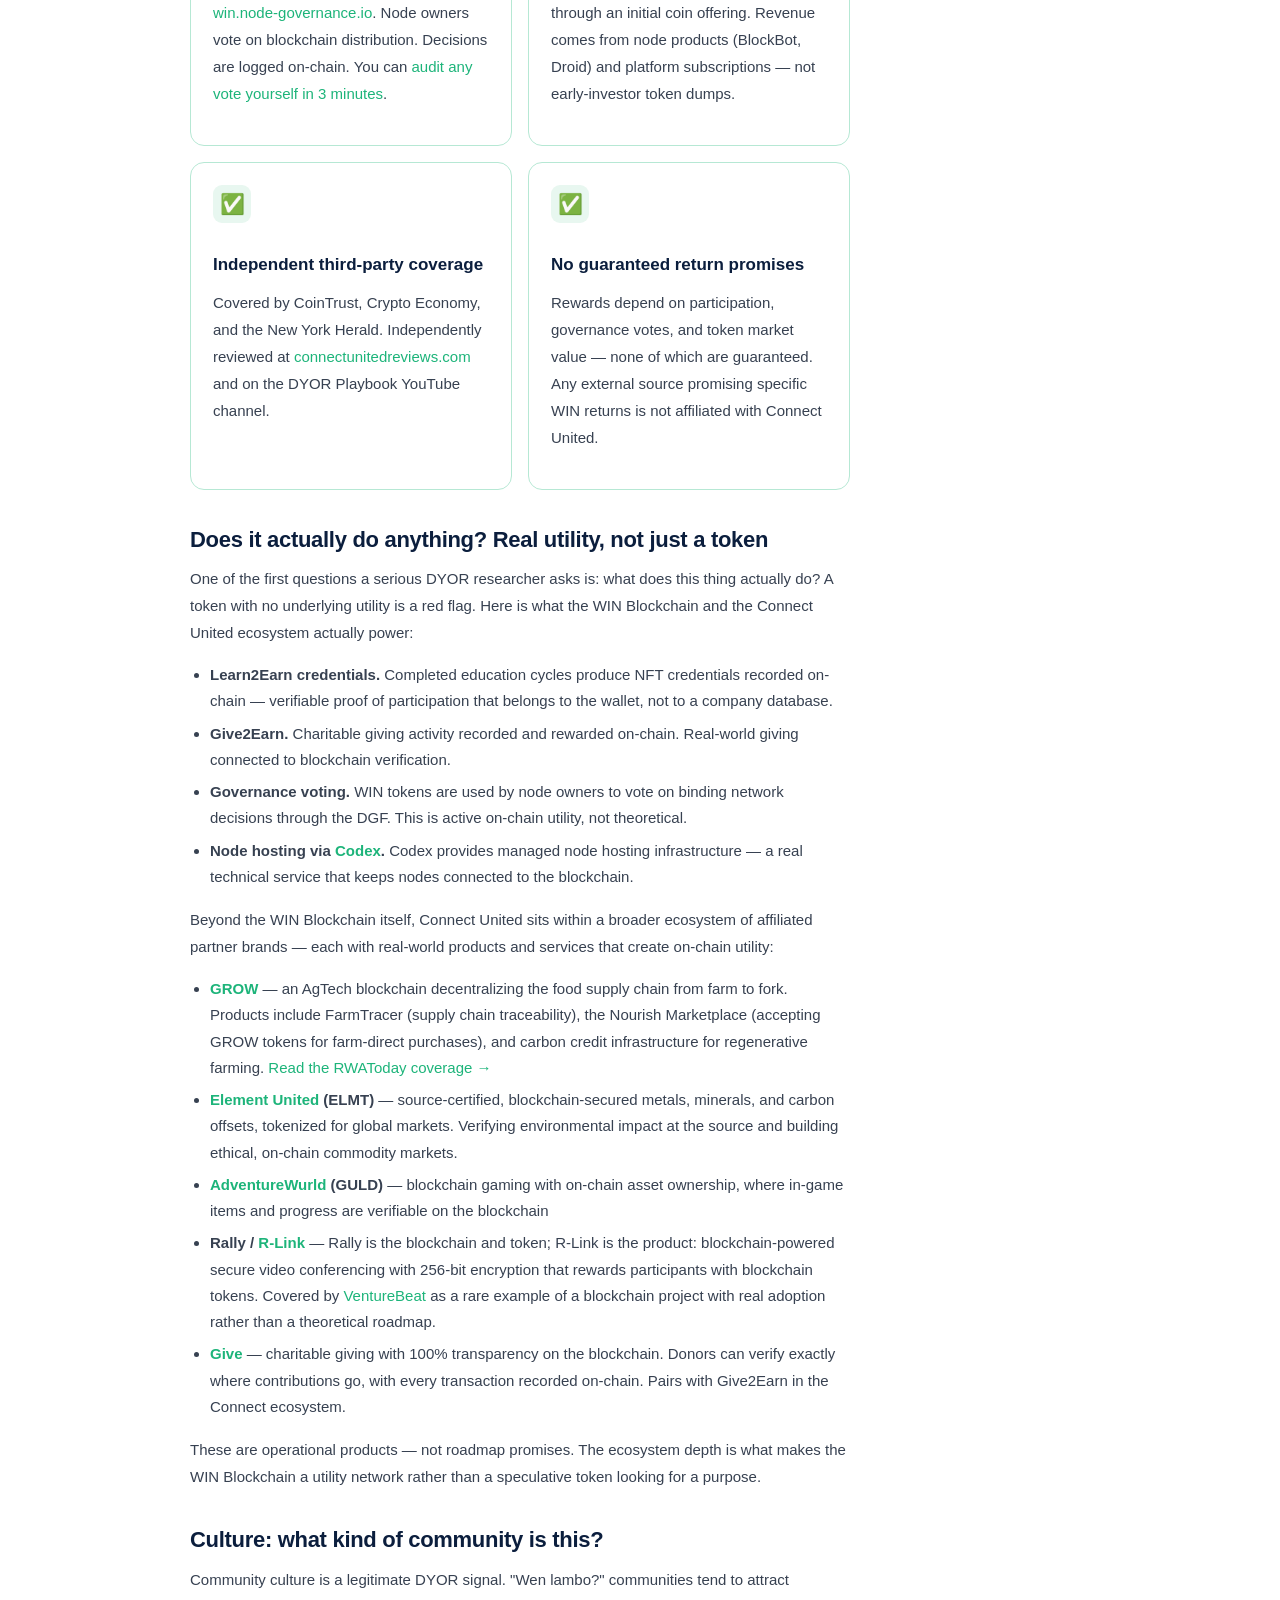
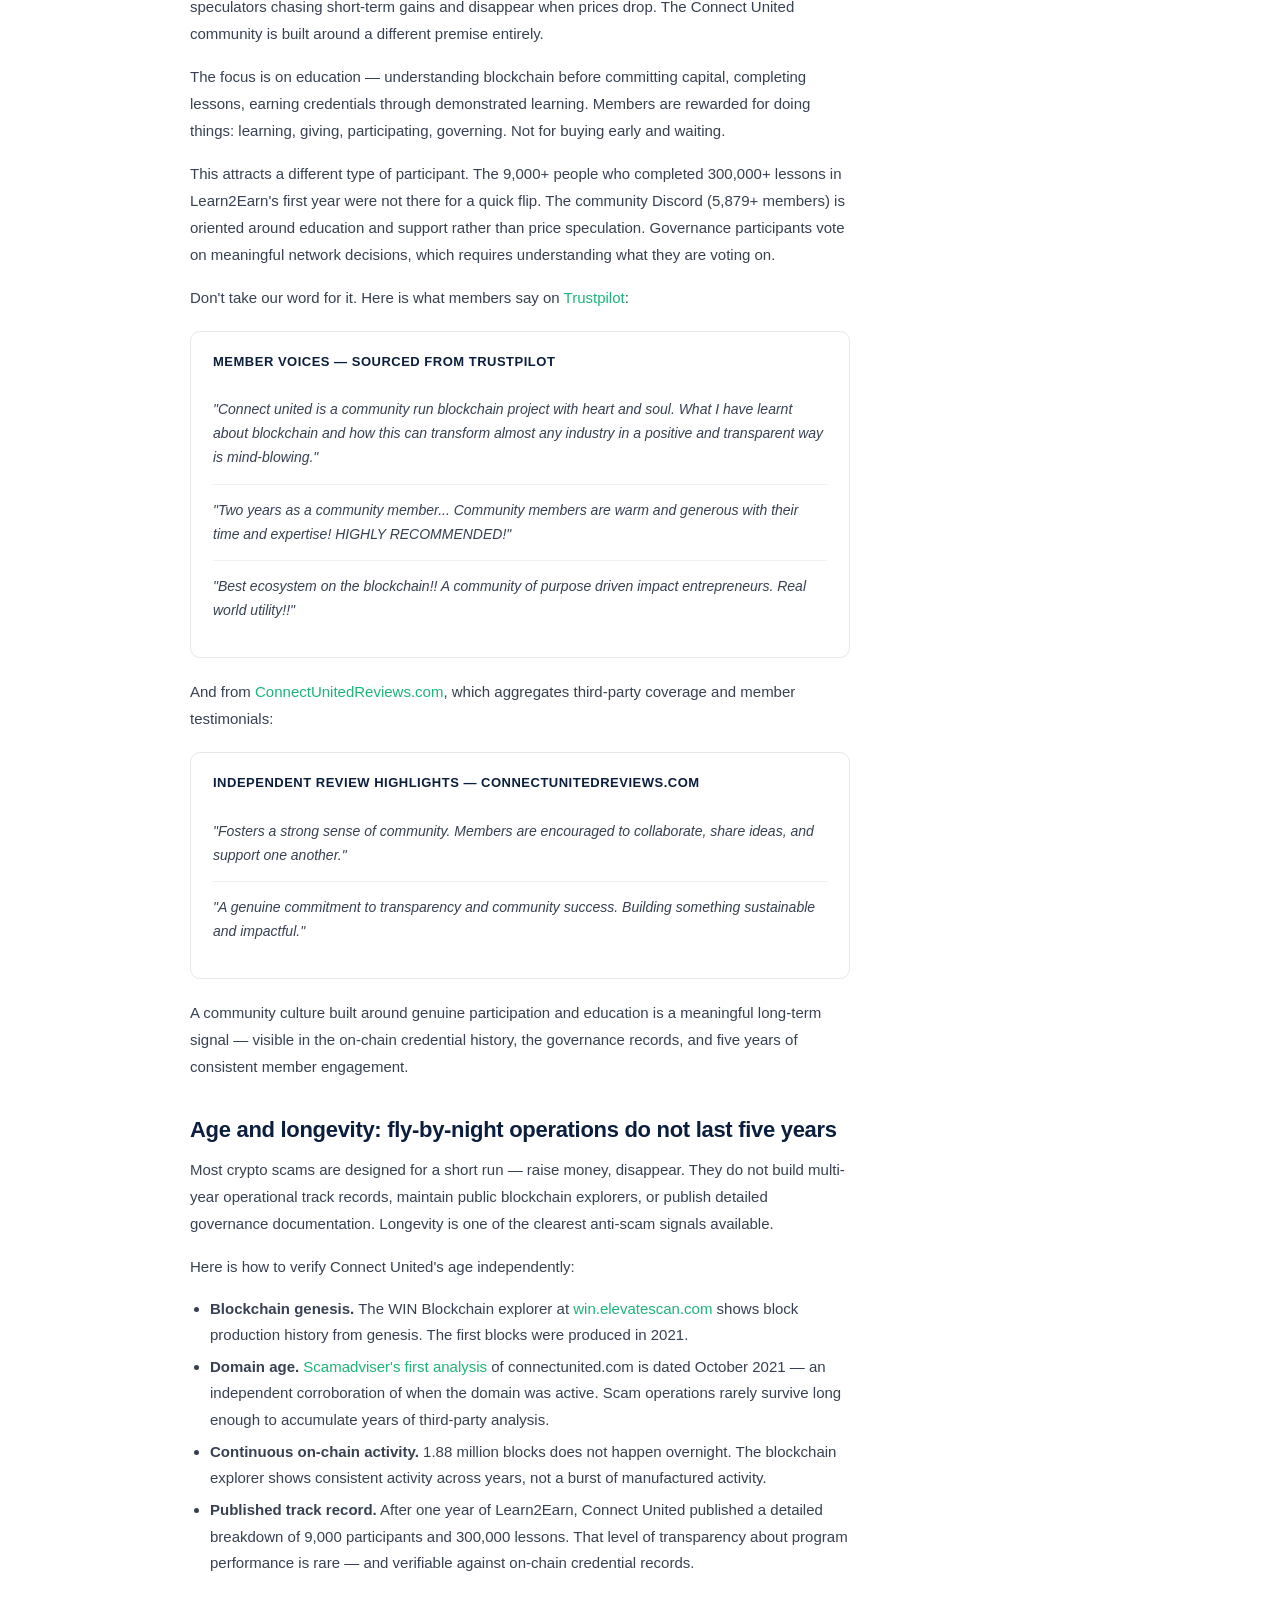
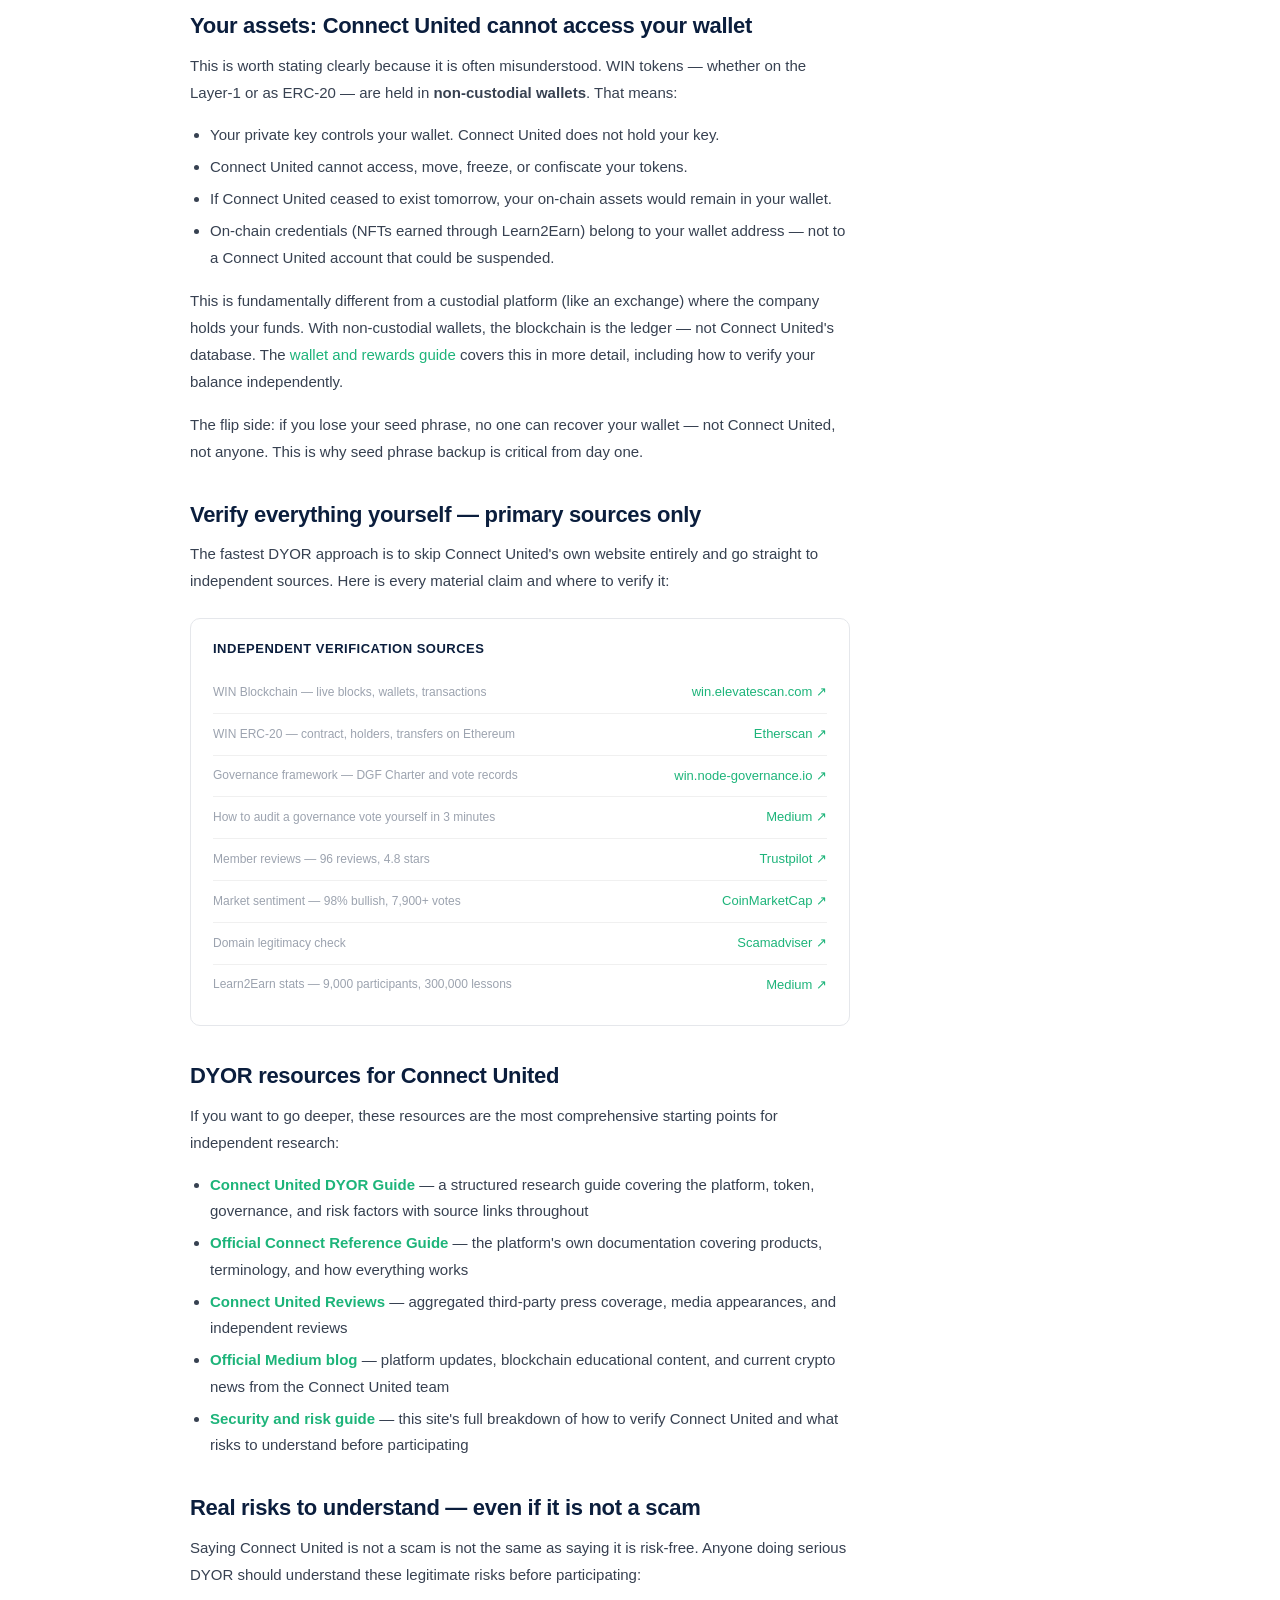
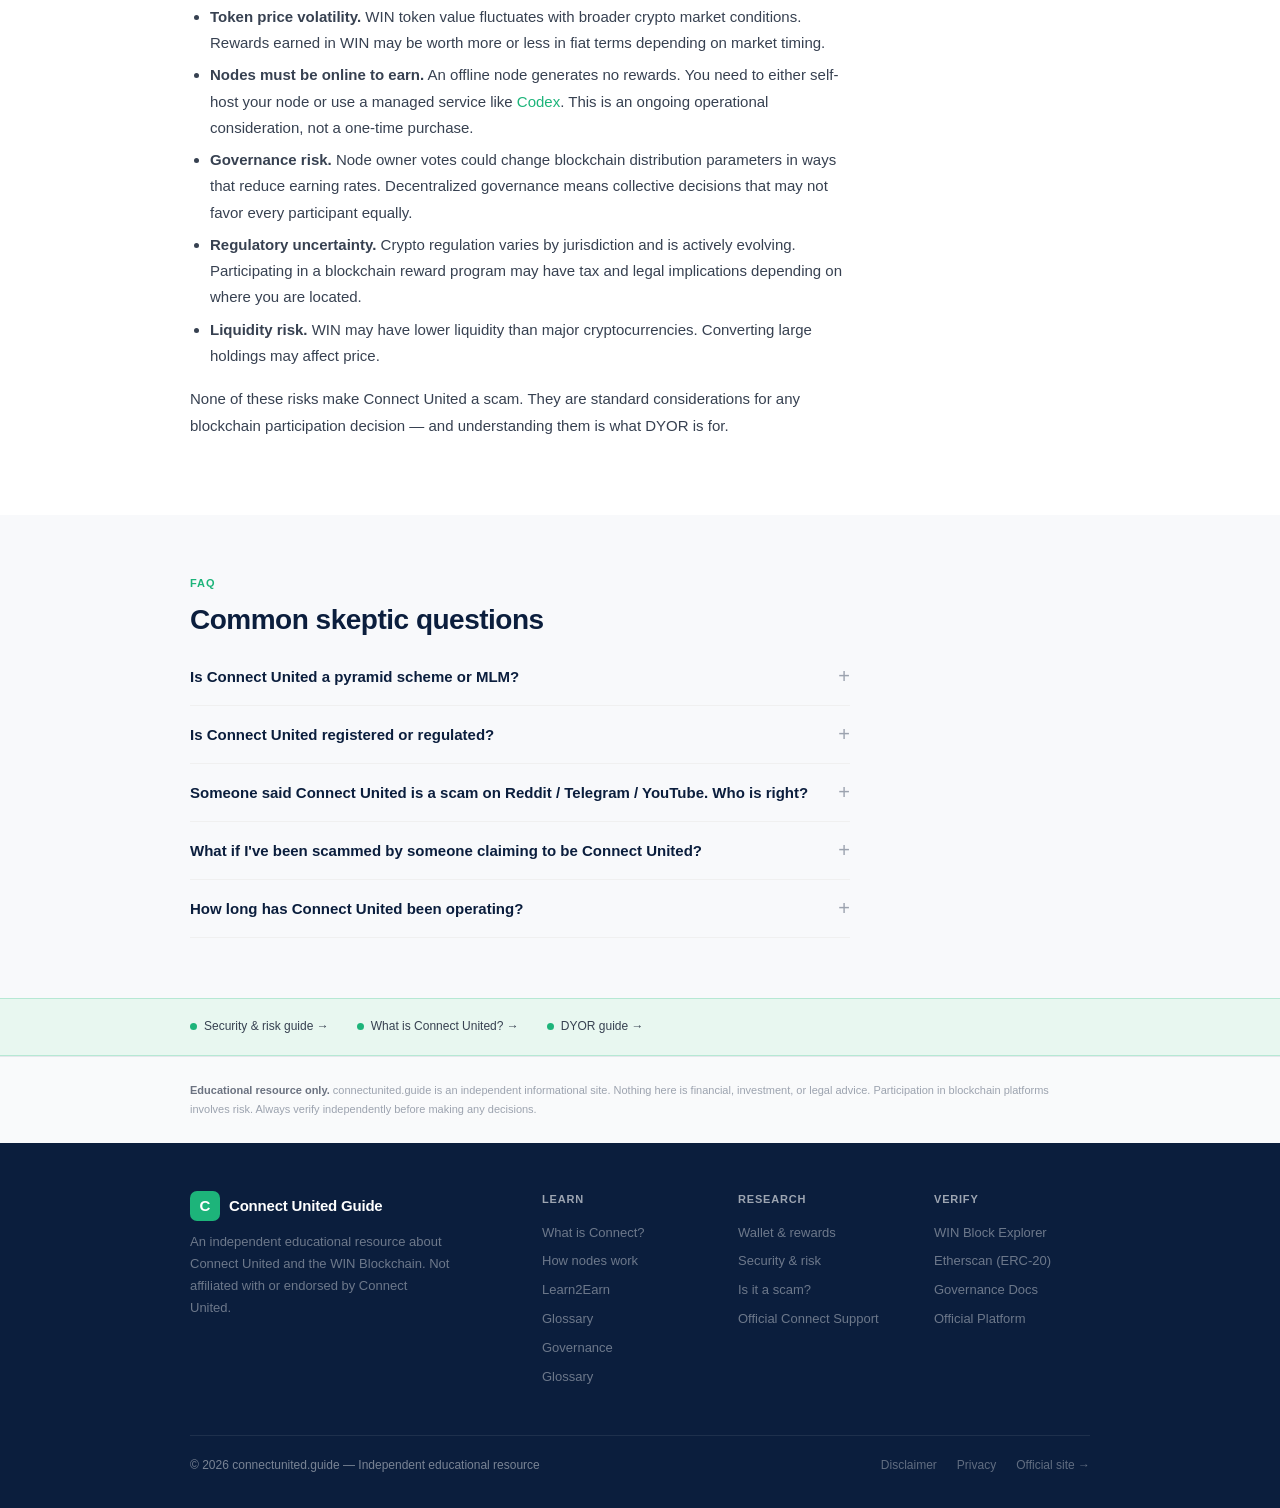
<file: is-connect-united-a-scam.html>
<!DOCTYPE html>
<html lang="en">
<head>
  <meta charset="UTF-8">
  <meta name="viewport" content="width=device-width, initial-scale=1.0">
  <link rel="icon" href="data:image/svg+xml,<svg xmlns=%22http://www.w3.org/2000/svg%22 viewBox=%220 0 100 100%22><rect width=%22100%22 height=%22100%22 rx=%2215%22 fill=%22%231DB47A%22/><text y=%22.9em%22 font-size=%2270%22 x=%2215%22 fill=%22white%22 font-weight=%22bold%22>C</text></svg>">
  <title>Is Connect United a Scam? A DYOR Breakdown</title>
  <meta name="description" content="Is Connect United a scam? We answer this directly using on-chain data, third-party reviews, independent blockchain explorers, and verifiable governance records — not marketing claims.">
  <meta name="robots" content="index, follow">
  <link rel="canonical" href="https://connectunited.guide/is-connect-united-a-scam">

  <meta property="og:title" content="Is Connect United a Scam? A DYOR Breakdown">
  <meta property="og:description" content="Verifiable, on-chain answers to the most common skeptic questions about Connect United and the WIN Blockchain.">
  <meta property="og:type" content="article">
  <meta property="og:url" content="https://connectunited.guide/is-connect-united-a-scam">
  <meta property="og:image" content="https://connectunited.guide/og-image.png">
  <meta property="og:image:width" content="1200">
  <meta property="og:image:height" content="630">
  <meta name="twitter:card" content="summary_large_image">
  <meta name="twitter:site" content="@connect_win">
  <meta name="twitter:image" content="https://connectunited.guide/og-image.png">

  <script type="application/ld+json">
  {
    "@context": "https://schema.org",
    "@type": "Article",
    "headline": "Is Connect United a Scam? A DYOR Breakdown",
    "description": "Verifiable, on-chain answers to the most common skeptic questions about Connect United and the WIN Blockchain.",
    "url": "https://connectunited.guide/is-connect-united-a-scam",
    "datePublished": "2026-06-17",
    "dateModified": "2026-06-17",
    "author": { "@type": "Organization", "name": "Connect United Guide" },
    "publisher": { "@type": "Organization", "name": "Connect United Guide", "url": "https://connectunited.guide" }
  }
  </script>

  <script type="application/ld+json">
  {
    "@context": "https://schema.org",
    "@type": "FAQPage",
    "mainEntity": [
      {
        "@type": "Question",
        "name": "Is Connect United a scam?",
        "acceptedAnswer": {
          "@type": "Answer",
          "text": "No. The WIN Blockchain is publicly verifiable at win.elevatescan.com. The ERC-20 token is auditable on Etherscan. Governance documents are public at win.node-governance.io. Connect United has 96 Trustpilot reviews at 4.8 stars and 98% bullish sentiment from over 7,900 CoinMarketCap votes. A scam does not have independently verifiable blockchain infrastructure, publicly auditable governance, and a multi-year track record of on-chain activity."
        }
      },
      {
        "@type": "Question",
        "name": "Is Connect United legit?",
        "acceptedAnswer": {
          "@type": "Answer",
          "text": "Yes. Connect United operates on the WIN Blockchain, a live Layer-1 network producing blocks verifiable in real time at win.elevatescan.com. The platform has operated since 2021, with over 33,600 L1 wallet addresses, 1.88M+ blocks produced, 9,000+ Learn2Earn participants, and 300,000+ lessons completed. All of this is independently verifiable."
        }
      },
      {
        "@type": "Question",
        "name": "How do I verify Connect United myself?",
        "acceptedAnswer": {
          "@type": "Answer",
          "text": "Three independent sources: win.elevatescan.com for the WIN Layer-1 blockchain; Etherscan for the ERC-20 token contract (0xb10cb07ca2cdac77fbb5707f6690301f9d036f45); win.node-governance.io for the governance framework. None of these are controlled by Connect United."
        }
      }
    ]
  }
  </script>

  <script type="application/ld+json">
  {
    "@context": "https://schema.org",
    "@type": "BreadcrumbList",
    "itemListElement": [
      {"@type": "ListItem", "position": 1, "name": "Home", "item": "https://connectunited.guide/"},
      {"@type": "ListItem", "position": 2, "name": "Is Connect United a Scam?", "item": "https://connectunited.guide/is-connect-united-a-scam"}
    ]
  }
  </script>

  <link rel="stylesheet" href="/style.css">
</head>
<body>

<nav class="site-nav">
  <div class="nav-inner">
    <a href="/" class="nav-logo"><div class="nav-logomark">C</div><span class="nav-wordmark">Connect United Guide</span></a>
    <div class="nav-links">
      <a href="/what-is-connect">What is Connect?</a>
      <a href="/how-nodes-work">Nodes</a>
      <a href="/governance">Governance</a>
        <a href="/glossary">Glossary</a>
      <a href="/learn2earn">Learn2Earn</a>
      <a href="/glossary">Glossary</a>
      <a href="/wallet-rewards">Wallet &amp; Rewards</a>
      <a href="/security-risk">Security</a>
      <a href="https://support.connectunited.com" target="_blank" rel="noopener">Support</a>
    </div>
    <a href="https://connectunited.com" class="nav-cta" target="_blank" rel="noopener">Visit Platform →</a>
    <button class="nav-mobile-toggle">☰</button>
  </div>
</nav>

<div class="breadcrumb">
  <div class="breadcrumb-inner">
    <a href="/">Home</a><span>›</span><span>Is Connect United a Scam?</span>
  </div>
</div>

<div class="page-hero">
  <div class="page-hero-inner">
    <div class="page-hero-label">DYOR · Do Your Own Research</div>
    <h1>Is Connect United a scam?</h1>
    <p>A direct answer — backed by on-chain data, third-party sources, and independently verifiable evidence. No marketing. No hype. Just the facts and where to check them yourself.</p>
  </div>
</div>

<nav class="cluster-nav">
  <div class="cluster-nav-inner">
    <a href="#verdict" class="cluster-tab active">The short answer</a>
    <a href="#red-flags" class="cluster-tab">Red flag checklist</a>
    <a href="#utility" class="cluster-tab">Does it do anything?</a>
    <a href="#culture" class="cluster-tab">Community culture</a>
    <a href="#longevity" class="cluster-tab">Age &amp; longevity</a>
    <a href="#custody" class="cluster-tab">Your wallet</a>
    <a href="#verify" class="cluster-tab">Verify yourself</a>
    <a href="#risks" class="cluster-tab">Real risks</a>
    <a href="#faq" class="cluster-tab">FAQ</a>
  </div>
</nav>

<section class="section" style="background: var(--surface);">
  <div class="section-inner">
    <div class="article-body">

      <h2 id="verdict">The short answer: No, it is not a scam</h2>
      <p>Connect United operates on the WIN Blockchain — a live, community-owned Layer-1 network that has been producing blocks since launch. The blockchain is independently verifiable by anyone, at any time, without creating an account or contacting Connect United.</p>
      <p>Scams do not have independently auditable blockchains, publicly documented governance frameworks, multi-year operational track records, or transparent token economics. Connect United has all of these. That does not make it risk-free — no blockchain project is — but it does mean the basic legitimacy questions have verifiable answers.</p>

      <div class="callout">
        <strong>This page is for skeptics.</strong> If you are doing your own research on Connect United, everything here links to primary sources — blockchain explorers, third-party review platforms, and publicly available governance documents that Connect United does not control. Also see the <a href="https://connectunitedreviews.com/#blog-post-dyor" target="_blank" rel="noopener">Connect United DYOR guide</a> and the <a href="https://support.connectunited.com/hc/en-us/articles/50236050102036-Connect-Reference-Guide" target="_blank" rel="noopener">official Connect Reference Guide</a>.
      </div>

      <h2 id="red-flags">Standard crypto scam red flags — checked against Connect United</h2>
      <p>Experienced DYOR researchers apply a consistent checklist. Here is how Connect United scores on each point:</p>

      <div class="card-grid-2" style="margin: 24px 0;">
        <div class="card" style="border-color: var(--green-border);">
          <div class="card-icon green">✅</div>
          <h3>Blockchain is verifiable</h3>
          <p>The WIN Blockchain produces blocks in real time, publicly visible at <a href="https://win.elevatescan.com" target="_blank" rel="noopener">win.elevatescan.com</a>. Over 1.88 million blocks produced. 33,600+ wallet addresses. Not a promise — auditable data.</p>
        </div>
        <div class="card" style="border-color: var(--green-border);">
          <div class="card-icon green">✅</div>
          <h3>Token contract is public</h3>
          <p>The WIN ERC-20 contract is on Ethereum, auditable on <a href="https://etherscan.io/token/0xb10cb07ca2cdac77fbb5707f6690301f9d036f45" target="_blank" rel="noopener">Etherscan</a>. Over 10,240 holders. Fixed supply of 50 billion WIN — verifiable on-chain.</p>
        </div>
        <div class="card" style="border-color: var(--green-border);">
          <div class="card-icon green">✅</div>
          <h3>Governance is documented and binding</h3>
          <p>The DGF Charter is publicly available at <a href="https://win.node-governance.io" target="_blank" rel="noopener">win.node-governance.io</a>. Node owners vote on blockchain distribution. Decisions are logged on-chain. You can <a href="https://medium.com/@connect.win/how-to-audit-a-vote-on-the-win-blockchain-in-3-minutes-4d340578a51f" target="_blank" rel="noopener">audit any vote yourself in 3 minutes</a>.</p>
        </div>
        <div class="card" style="border-color: var(--green-border);">
          <div class="card-icon green">✅</div>
          <h3>No ICO — funded by product sales</h3>
          <p>Connect United did not raise capital through an initial coin offering. Revenue comes from node products (BlockBot, Droid) and platform subscriptions — not early-investor token dumps.</p>
        </div>
        <div class="card" style="border-color: var(--green-border);">
          <div class="card-icon green">✅</div>
          <h3>Independent third-party coverage</h3>
          <p>Covered by CoinTrust, Crypto Economy, and the New York Herald. Independently reviewed at <a href="https://connectunitedreviews.com" target="_blank" rel="noopener">connectunitedreviews.com</a> and on the DYOR Playbook YouTube channel.</p>
        </div>
        <div class="card" style="border-color: var(--green-border);">
          <div class="card-icon green">✅</div>
          <h3>No guaranteed return promises</h3>
          <p>Rewards depend on participation, governance votes, and token market value — none of which are guaranteed. Any external source promising specific WIN returns is not affiliated with Connect United.</p>
        </div>
      </div>

      <h2 id="utility">Does it actually do anything? Real utility, not just a token</h2>
      <p>One of the first questions a serious DYOR researcher asks is: what does this thing actually do? A token with no underlying utility is a red flag. Here is what the WIN Blockchain and the Connect United ecosystem actually power:</p>
      <ul>
        <li><strong>Learn2Earn credentials.</strong> Completed education cycles produce NFT credentials recorded on-chain — verifiable proof of participation that belongs to the wallet, not to a company database.</li>
        <li><strong>Give2Earn.</strong> Charitable giving activity recorded and rewarded on-chain. Real-world giving connected to blockchain verification.</li>
        <li><strong>Governance voting.</strong> WIN tokens are used by node owners to vote on binding network decisions through the DGF. This is active on-chain utility, not theoretical.</li>
        <li><strong>Node hosting via <a href="https://codexblockchain.com/" target="_blank" rel="noopener">Codex</a>.</strong> Codex provides managed node hosting infrastructure — a real technical service that keeps nodes connected to the blockchain.</li>
      </ul>
      <p>Beyond the WIN Blockchain itself, Connect United sits within a broader ecosystem of affiliated partner brands — each with real-world products and services that create on-chain utility:</p>
      <ul>
        <li><strong><a href="https://growunited.com" target="_blank" rel="noopener">GROW</a></strong> — an AgTech blockchain decentralizing the food supply chain from farm to fork. Products include FarmTracer (supply chain traceability), the Nourish Marketplace (accepting GROW tokens for farm-direct purchases), and carbon credit infrastructure for regenerative farming. <a href="https://rwatoday.news/grow-worlds-largest-agricultural-blockchain-2026.html" target="_blank" rel="noopener">Read the RWAToday coverage →</a></li>
        <li><strong><a href="https://www.elementunited.earth/" target="_blank" rel="noopener">Element United</a> (ELMT)</strong> — source-certified, blockchain-secured metals, minerals, and carbon offsets, tokenized for global markets. Verifying environmental impact at the source and building ethical, on-chain commodity markets.</li>
        <li><strong><a href="https://adventurewurld.com" target="_blank" rel="noopener">AdventureWurld</a> (GULD)</strong> — blockchain gaming with on-chain asset ownership, where in-game items and progress are verifiable on the blockchain</li>
        <li><strong>Rally / <a href="https://r-link.com" target="_blank" rel="noopener">R-Link</a></strong> — Rally is the blockchain and token; R-Link is the product: blockchain-powered secure video conferencing with 256-bit encryption that rewards participants with blockchain tokens. Covered by <a href="https://venturebeat.com/business/why-blockchains-next-big-opportunity-isnt-finance-its-communication" target="_blank" rel="noopener">VentureBeat</a> as a rare example of a blockchain project with real adoption rather than a theoretical roadmap.</li>
        <li><strong><a href="https://giveblockchain.io" target="_blank" rel="noopener">Give</a></strong> — charitable giving with 100% transparency on the blockchain. Donors can verify exactly where contributions go, with every transaction recorded on-chain. Pairs with Give2Earn in the Connect ecosystem.</li>
      </ul>
      <p>These are operational products — not roadmap promises. The ecosystem depth is what makes the WIN Blockchain a utility network rather than a speculative token looking for a purpose.</p>

      <h2 id="culture">Culture: what kind of community is this?</h2>
      <p>Community culture is a legitimate DYOR signal. "Wen lambo?" communities tend to attract speculators chasing short-term gains and disappear when prices drop. The Connect United community is built around a different premise entirely.</p>
      <p>The focus is on education — understanding blockchain before committing capital, completing lessons, earning credentials through demonstrated learning. Members are rewarded for doing things: learning, giving, participating, governing. Not for buying early and waiting.</p>
      <p>This attracts a different type of participant. The 9,000+ people who completed 300,000+ lessons in Learn2Earn's first year were not there for a quick flip. The community Discord (5,879+ members) is oriented around education and support rather than price speculation. Governance participants vote on meaningful network decisions, which requires understanding what they are voting on.</p>
      <p>Don't take our word for it. Here is what members say on <a href="https://www.trustpilot.com/review/connectunited.com" target="_blank" rel="noopener">Trustpilot</a>:</p>

      <div class="verify-box" style="margin: 20px 0;">
        <h4>Member voices — sourced from Trustpilot</h4>
        <div style="padding: 14px 0; border-bottom: 1px solid var(--border-faint); font-size: 14px; color: var(--text-mid); line-height: 1.7; font-style: italic;">
          "Connect united is a community run blockchain project with heart and soul. What I have learnt about blockchain and how this can transform almost any industry in a positive and transparent way is mind-blowing."
        </div>
        <div style="padding: 14px 0; border-bottom: 1px solid var(--border-faint); font-size: 14px; color: var(--text-mid); line-height: 1.7; font-style: italic;">
          "Two years as a community member... Community members are warm and generous with their time and expertise! HIGHLY RECOMMENDED!"
        </div>
        <div style="padding: 14px 0; font-size: 14px; color: var(--text-mid); line-height: 1.7; font-style: italic;">
          "Best ecosystem on the blockchain!! A community of purpose driven impact entrepreneurs. Real world utility!!"
        </div>
      </div>

      <p>And from <a href="https://connectunitedreviews.com" target="_blank" rel="noopener">ConnectUnitedReviews.com</a>, which aggregates third-party coverage and member testimonials:</p>

      <div class="verify-box" style="margin: 20px 0;">
        <h4>Independent review highlights — ConnectUnitedReviews.com</h4>
        <div style="padding: 14px 0; border-bottom: 1px solid var(--border-faint); font-size: 14px; color: var(--text-mid); line-height: 1.7; font-style: italic;">
          "Fosters a strong sense of community. Members are encouraged to collaborate, share ideas, and support one another."
        </div>
        <div style="padding: 14px 0; font-size: 14px; color: var(--text-mid); line-height: 1.7; font-style: italic;">
          "A genuine commitment to transparency and community success. Building something sustainable and impactful."
        </div>
      </div>

      <p>A community culture built around genuine participation and education is a meaningful long-term signal — visible in the on-chain credential history, the governance records, and five years of consistent member engagement.</p>

      <h2 id="longevity">Age and longevity: fly-by-night operations do not last five years</h2>
      <p>Most crypto scams are designed for a short run — raise money, disappear. They do not build multi-year operational track records, maintain public blockchain explorers, or publish detailed governance documentation. Longevity is one of the clearest anti-scam signals available.</p>
      <p>Here is how to verify Connect United's age independently:</p>
      <ul>
        <li><strong>Blockchain genesis.</strong> The WIN Blockchain explorer at <a href="https://win.elevatescan.com" target="_blank" rel="noopener">win.elevatescan.com</a> shows block production history from genesis. The first blocks were produced in 2021.</li>
        <li><strong>Domain age.</strong> <a href="https://www.scamadviser.com/check-website/connectunited.com" target="_blank" rel="noopener">Scamadviser's first analysis</a> of connectunited.com is dated October 2021 — an independent corroboration of when the domain was active. Scam operations rarely survive long enough to accumulate years of third-party analysis.</li>
        <li><strong>Continuous on-chain activity.</strong> 1.88 million blocks does not happen overnight. The blockchain explorer shows consistent activity across years, not a burst of manufactured activity.</li>
        <li><strong>Published track record.</strong> After one year of Learn2Earn, Connect United published a detailed breakdown of 9,000 participants and 300,000 lessons. That level of transparency about program performance is rare — and verifiable against on-chain credential records.</li>
      </ul>

      <h2 id="custody">Your assets: Connect United cannot access your wallet</h2>
      <p>This is worth stating clearly because it is often misunderstood. WIN tokens — whether on the Layer-1 or as ERC-20 — are held in <strong>non-custodial wallets</strong>. That means:</p>
      <ul>
        <li>Your private key controls your wallet. Connect United does not hold your key.</li>
        <li>Connect United cannot access, move, freeze, or confiscate your tokens.</li>
        <li>If Connect United ceased to exist tomorrow, your on-chain assets would remain in your wallet.</li>
        <li>On-chain credentials (NFTs earned through Learn2Earn) belong to your wallet address — not to a Connect United account that could be suspended.</li>
      </ul>
      <p>This is fundamentally different from a custodial platform (like an exchange) where the company holds your funds. With non-custodial wallets, the blockchain is the ledger — not Connect United's database. The <a href="/wallet-rewards">wallet and rewards guide</a> covers this in more detail, including how to verify your balance independently.</p>
      <p>The flip side: if you lose your seed phrase, no one can recover your wallet — not Connect United, not anyone. This is why seed phrase backup is critical from day one.</p>

      <h2 id="verify">Verify everything yourself — primary sources only</h2>
      <p>The fastest DYOR approach is to skip Connect United's own website entirely and go straight to independent sources. Here is every material claim and where to verify it:</p>

      <div class="verify-box">
        <h4>Independent verification sources</h4>
        <div class="verify-link">
          <span>WIN Blockchain — live blocks, wallets, transactions</span>
          <a href="https://win.elevatescan.com" target="_blank" rel="noopener">win.elevatescan.com ↗</a>
        </div>
        <div class="verify-link">
          <span>WIN ERC-20 — contract, holders, transfers on Ethereum</span>
          <a href="https://etherscan.io/token/0xb10cb07ca2cdac77fbb5707f6690301f9d036f45" target="_blank" rel="noopener">Etherscan ↗</a>
        </div>
        <div class="verify-link">
          <span>Governance framework — DGF Charter and vote records</span>
          <a href="https://win.node-governance.io" target="_blank" rel="noopener">win.node-governance.io ↗</a>
        </div>
        <div class="verify-link">
          <span>How to audit a governance vote yourself in 3 minutes</span>
          <a href="https://medium.com/@connect.win/how-to-audit-a-vote-on-the-win-blockchain-in-3-minutes-4d340578a51f" target="_blank" rel="noopener">Medium ↗</a>
        </div>
        <div class="verify-link">
          <span>Member reviews — 96 reviews, 4.8 stars</span>
          <a href="https://www.trustpilot.com/review/connectunited.com" target="_blank" rel="noopener">Trustpilot ↗</a>
        </div>
        <div class="verify-link">
          <span>Market sentiment — 98% bullish, 7,900+ votes</span>
          <a href="https://coinmarketcap.com/currencies/connect-united/" target="_blank" rel="noopener">CoinMarketCap ↗</a>
        </div>
        <div class="verify-link">
          <span>Domain legitimacy check</span>
          <a href="https://www.scamadviser.com/check-website/connectunited.com" target="_blank" rel="noopener">Scamadviser ↗</a>
        </div>
        <div class="verify-link">
          <span>Learn2Earn stats — 9,000 participants, 300,000 lessons</span>
          <a href="https://medium.com/@connect.win/one-year-of-learn2earn-what-9-000-participants-and-300-000-lessons-taught-us-d228a2b7faef" target="_blank" rel="noopener">Medium ↗</a>
        </div>
      </div>

      <h2 id="dyor">DYOR resources for Connect United</h2>
      <p>If you want to go deeper, these resources are the most comprehensive starting points for independent research:</p>
      <ul>
        <li><a href="https://connectunitedreviews.com/#blog-post-dyor" target="_blank" rel="noopener"><strong>Connect United DYOR Guide</strong></a> — a structured research guide covering the platform, token, governance, and risk factors with source links throughout</li>
        <li><a href="https://support.connectunited.com/hc/en-us/articles/50236050102036-Connect-Reference-Guide" target="_blank" rel="noopener"><strong>Official Connect Reference Guide</strong></a> — the platform's own documentation covering products, terminology, and how everything works</li>
        <li><a href="https://connectunitedreviews.com" target="_blank" rel="noopener"><strong>Connect United Reviews</strong></a> — aggregated third-party press coverage, media appearances, and independent reviews</li>
        <li><a href="https://medium.com/@connect.win" target="_blank" rel="noopener"><strong>Official Medium blog</strong></a> — platform updates, blockchain educational content, and current crypto news from the Connect United team</li>
        <li><a href="/security-risk"><strong>Security and risk guide</strong></a> — this site's full breakdown of how to verify Connect United and what risks to understand before participating</li>
      </ul>

      <h2 id="risks">Real risks to understand — even if it is not a scam</h2>
      <p>Saying Connect United is not a scam is not the same as saying it is risk-free. Anyone doing serious DYOR should understand these legitimate risks before participating:</p>
      <ul>
        <li><strong>Token price volatility.</strong> WIN token value fluctuates with broader crypto market conditions. Rewards earned in WIN may be worth more or less in fiat terms depending on market timing.</li>
        <li><strong>Nodes must be online to earn.</strong> An offline node generates no rewards. You need to either self-host your node or use a managed service like <a href="https://codexblockchain.com/" target="_blank" rel="noopener">Codex</a>. This is an ongoing operational consideration, not a one-time purchase.</li>
        <li><strong>Governance risk.</strong> Node owner votes could change blockchain distribution parameters in ways that reduce earning rates. Decentralized governance means collective decisions that may not favor every participant equally.</li>
        <li><strong>Regulatory uncertainty.</strong> Crypto regulation varies by jurisdiction and is actively evolving. Participating in a blockchain reward program may have tax and legal implications depending on where you are located.</li>
        <li><strong>Liquidity risk.</strong> WIN may have lower liquidity than major cryptocurrencies. Converting large holdings may affect price.</li>
      </ul>
      <p>None of these risks make Connect United a scam. They are standard considerations for any blockchain participation decision — and understanding them is what DYOR is for.</p>

    </div>
  </div>
</section>

<section class="section" style="background: var(--bg);" id="faq">
  <div class="section-inner">
    <div class="section-label">FAQ</div>
    <h2 class="section-h2">Common skeptic questions</h2>
    <div class="faq-list">

      <div class="faq-item">
        <button class="faq-question" aria-expanded="false">
          Is Connect United a pyramid scheme or MLM?
          <span class="faq-toggle" aria-hidden="true">+</span>
        </button>
        <div class="faq-answer">
          <p>No. A pyramid scheme pays existing participants from new participant fees with no underlying product or service. Connect United's reward model is based on Proof of Action — demonstrated participation in the WIN Blockchain ecosystem, including Learn2Earn, Give2Earn, and other activities. Rewards are distributed by the WIN Blockchain, not from a pool funded by new signups. The blockchain's distribution parameters are governed by node owner votes, publicly documented, and independently verifiable.</p>
        </div>
      </div>

      <div class="faq-item">
        <button class="faq-question" aria-expanded="false">
          Is Connect United registered or regulated?
          <span class="faq-toggle" aria-hidden="true">+</span>
        </button>
        <div class="faq-answer">
          <p>Regulatory status varies by jurisdiction and is actively evolving across the crypto industry. For current compliance and regulatory information specific to your location, consult the official Connect United platform at <a href="https://connectunited.com" target="_blank" rel="noopener">connectunited.com</a> and seek legal advice from a qualified professional in your jurisdiction. This site does not provide legal or financial advice.</p>
        </div>
      </div>

      <div class="faq-item">
        <button class="faq-question" aria-expanded="false">
          Someone said Connect United is a scam on Reddit / Telegram / YouTube. Who is right?
          <span class="faq-toggle" aria-hidden="true">+</span>
        </button>
        <div class="faq-answer">
          <p>Verify on-chain rather than relying on any social media claim — including this page. Go to <a href="https://win.elevatescan.com" target="_blank" rel="noopener">win.elevatescan.com</a> and check whether the blockchain is producing blocks. Go to <a href="https://etherscan.io/token/0xb10cb07ca2cdac77fbb5707f6690301f9d036f45" target="_blank" rel="noopener">Etherscan</a> and check the token contract. Go to <a href="https://win.node-governance.io" target="_blank" rel="noopener">win.node-governance.io</a> and read the governance documents. Primary sources settle the question. Social media claims — in either direction — do not.</p>
        </div>
      </div>

      <div class="faq-item">
        <button class="faq-question" aria-expanded="false">
          What if I've been scammed by someone claiming to be Connect United?
          <span class="faq-toggle" aria-hidden="true">+</span>
        </button>
        <div class="faq-answer">
          <p>Connect United's name is used by scammers operating independently. If you were asked to pay fees to "unlock" rewards, send crypto to an unofficial wallet, or share your private key — that was a scam impersonating Connect United, not Connect United itself. Report it to the official support team at <a href="https://support.connectunited.com" target="_blank" rel="noopener">support.connectunited.com</a> and to the platform (Telegram, Discord, etc.) where you encountered it. Also report to your local financial regulator.</p>
        </div>
      </div>

      <div class="faq-item">
        <button class="faq-question" aria-expanded="false">
          How long has Connect United been operating?
          <span class="faq-toggle" aria-hidden="true">+</span>
        </button>
        <div class="faq-answer">
          <p>Connect United has been operating since 2021, with the WIN Blockchain building a multi-year track record of on-chain activity. The blockchain explorer at <a href="https://win.elevatescan.com" target="_blank" rel="noopener">win.elevatescan.com</a> shows block history since genesis. The Scamadviser first analysis date (October 2021) corroborates this independently. After one year of Learn2Earn, the platform documented 9,000+ participants and 300,000+ completed lessons — <a href="https://medium.com/@connect.win/one-year-of-learn2earn-what-9-000-participants-and-300-000-lessons-taught-us-d228a2b7faef" target="_blank" rel="noopener">read the full breakdown</a>.</p>
        </div>
      </div>

    </div>
  </div>
</section>

<div class="trust-band">
  <div class="trust-inner">
    <div class="trust-item"><div class="trust-dot"></div><a href="/security-risk" style="color:var(--text-mid);">Security &amp; risk guide →</a></div>
    <div class="trust-item"><div class="trust-dot"></div><a href="/what-is-connect" style="color:var(--text-mid);">What is Connect United? →</a></div>
    <div class="trust-item"><div class="trust-dot"></div><a href="https://connectunitedreviews.com/#blog-post-dyor" target="_blank" rel="noopener" style="color:var(--text-mid);">DYOR guide →</a></div>
  </div>
</div>

<div class="site-disclaimer">
  <div class="disclaimer-inner">
    <strong>Educational resource only.</strong> connectunited.guide is an independent informational site. Nothing here is financial, investment, or legal advice. Participation in blockchain platforms involves risk. Always verify independently before making any decisions.
  </div>
</div>

<footer class="site-footer">
  <div class="footer-inner">
    <div class="footer-grid">
      <div class="footer-brand">
        <div class="nav-logo" style="margin-bottom:0;"><div class="nav-logomark">C</div><span class="nav-wordmark">Connect United Guide</span></div>
        <p>An independent educational resource about Connect United and the WIN Blockchain. Not affiliated with or endorsed by Connect United.</p>
      </div>
      <div class="footer-col">
        <h4>Learn</h4>
        <a href="/what-is-connect">What is Connect?</a>
        <a href="/how-nodes-work">How nodes work</a>
        <a href="/learn2earn">Learn2Earn</a>
      <a href="/glossary">Glossary</a>
        <a href="/governance">Governance</a>
        <a href="/glossary">Glossary</a>
      </div>
      <div class="footer-col">
        <h4>Research</h4>
        <a href="/wallet-rewards">Wallet &amp; rewards</a>
        <a href="/security-risk">Security &amp; risk</a>
        <a href="/is-connect-united-a-scam">Is it a scam?</a>
        <a href="https://support.connectunited.com" target="_blank" rel="noopener">Official Connect Support</a>
      </div>
      <div class="footer-col">
        <h4>Verify</h4>
        <a href="https://win.elevatescan.com" target="_blank" rel="noopener">WIN Block Explorer</a>
        <a href="https://etherscan.io/token/0xb10cb07ca2cdac77fbb5707f6690301f9d036f45" target="_blank" rel="noopener">Etherscan (ERC-20)</a>
        <a href="https://win.node-governance.io" target="_blank" rel="noopener">Governance Docs</a>
        <a href="https://connectunited.com" target="_blank" rel="noopener">Official Platform</a>
      </div>
    </div>
    <div class="footer-bottom">
      <span>© 2026 connectunited.guide — Independent educational resource</span>
      <div style="display:flex; gap:20px;"><a href="/disclaimer">Disclaimer</a><a href="/privacy">Privacy</a><a href="https://connectunited.com" target="_blank" rel="noopener">Official site →</a></div>
    </div>
  </div>
</footer>

<script src="/site.js"></script>
</body>
</html>
</file>
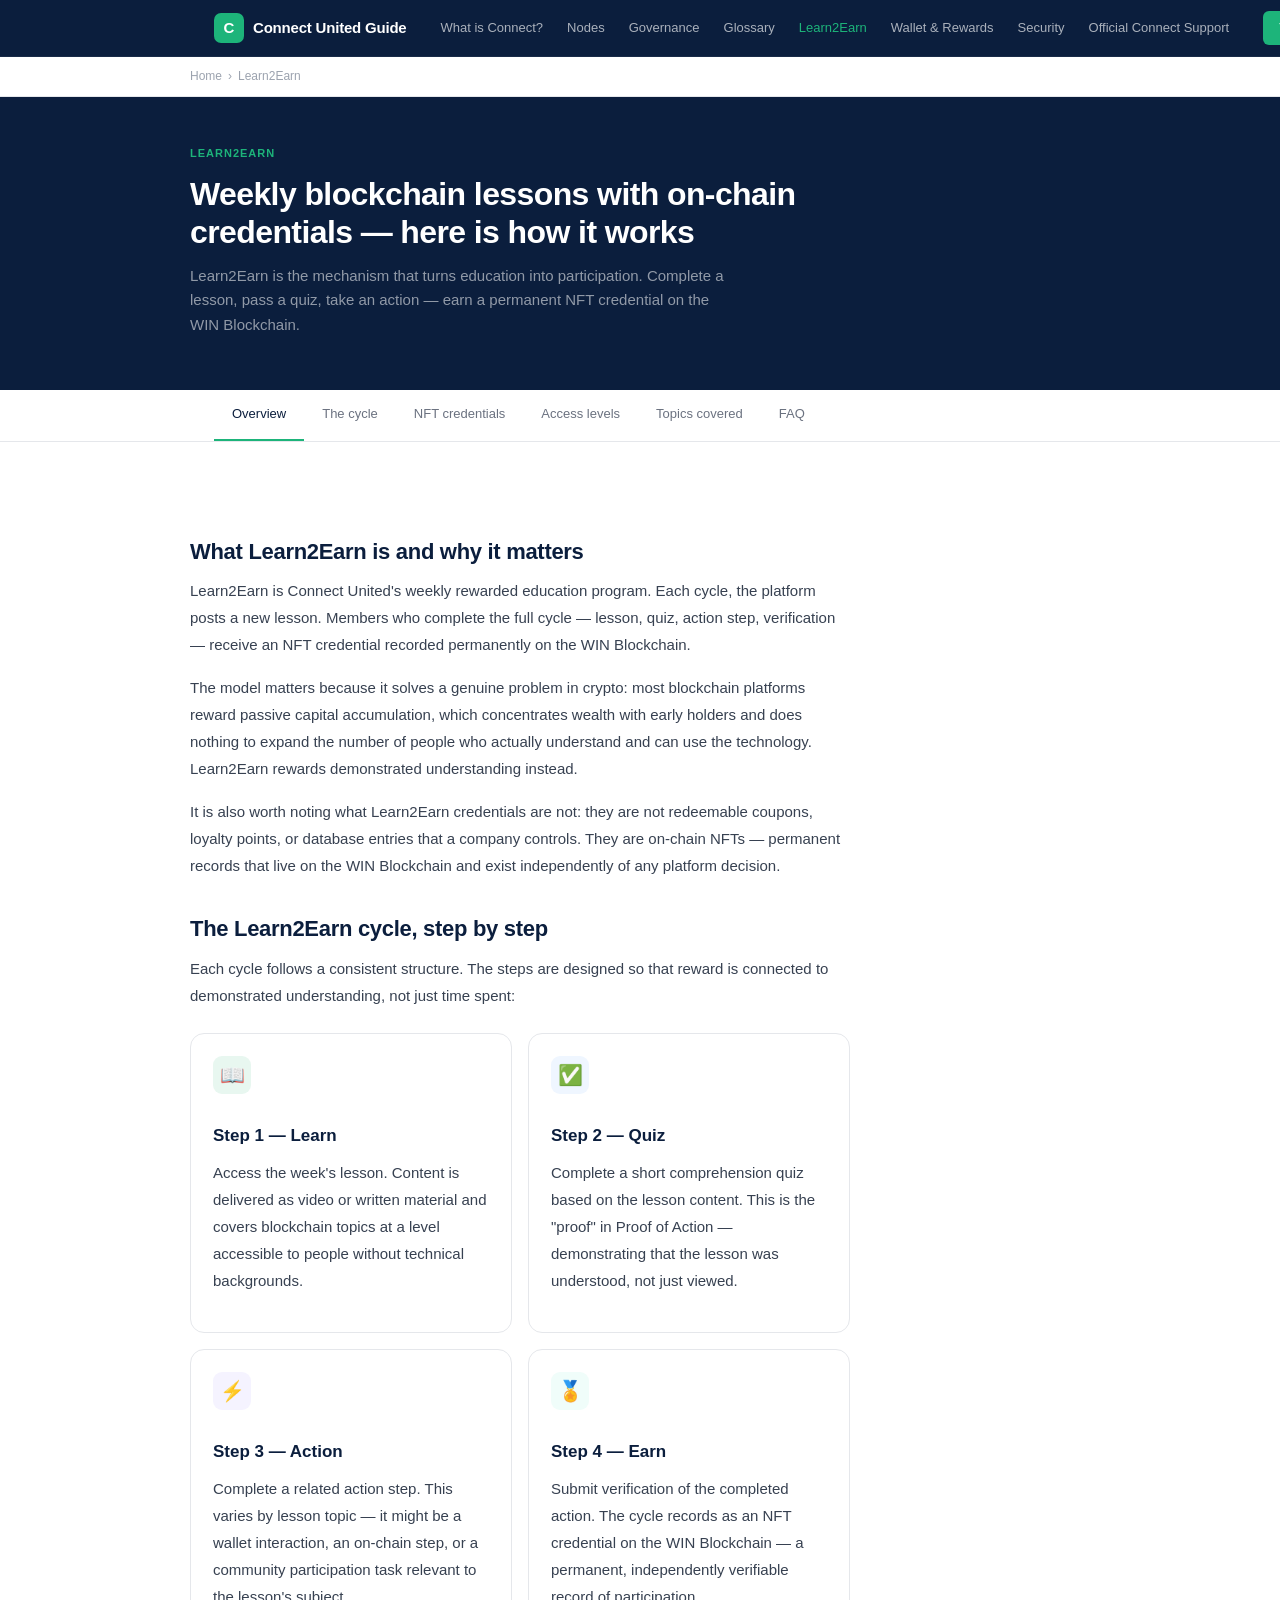
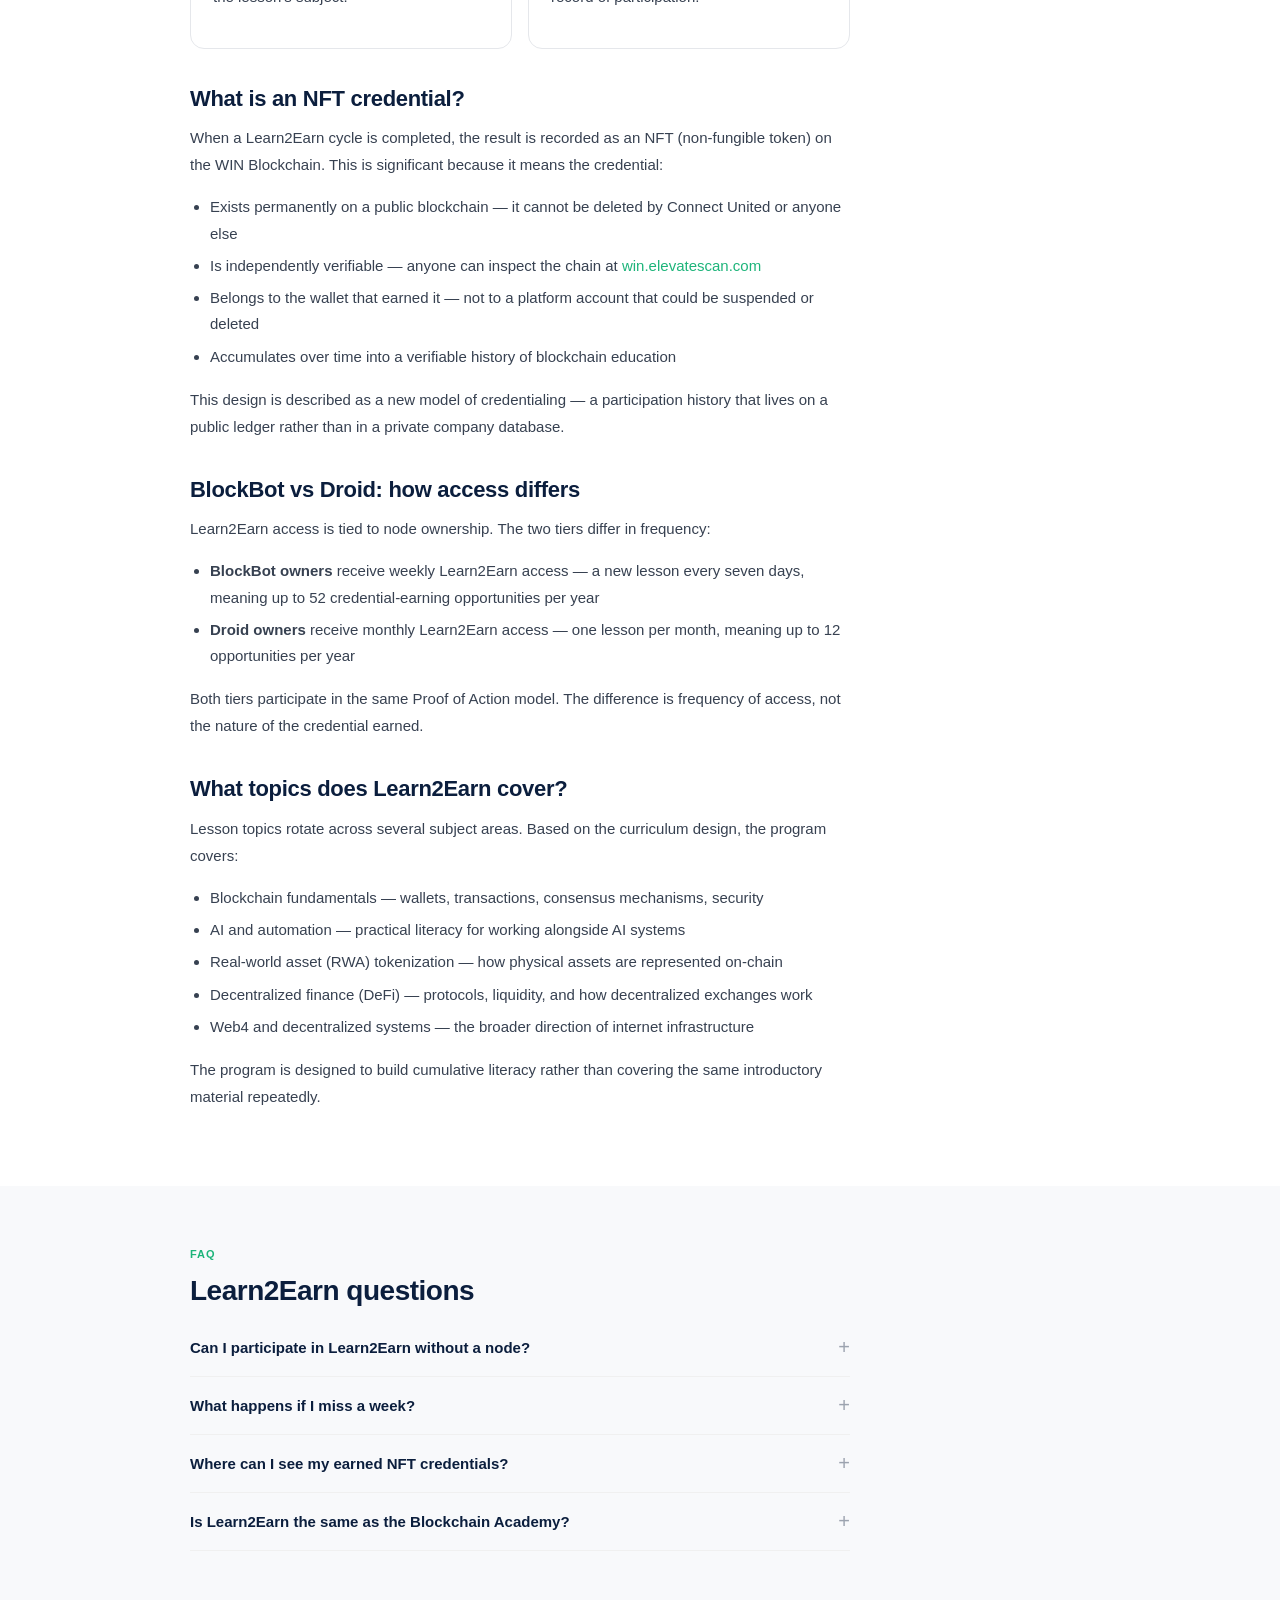
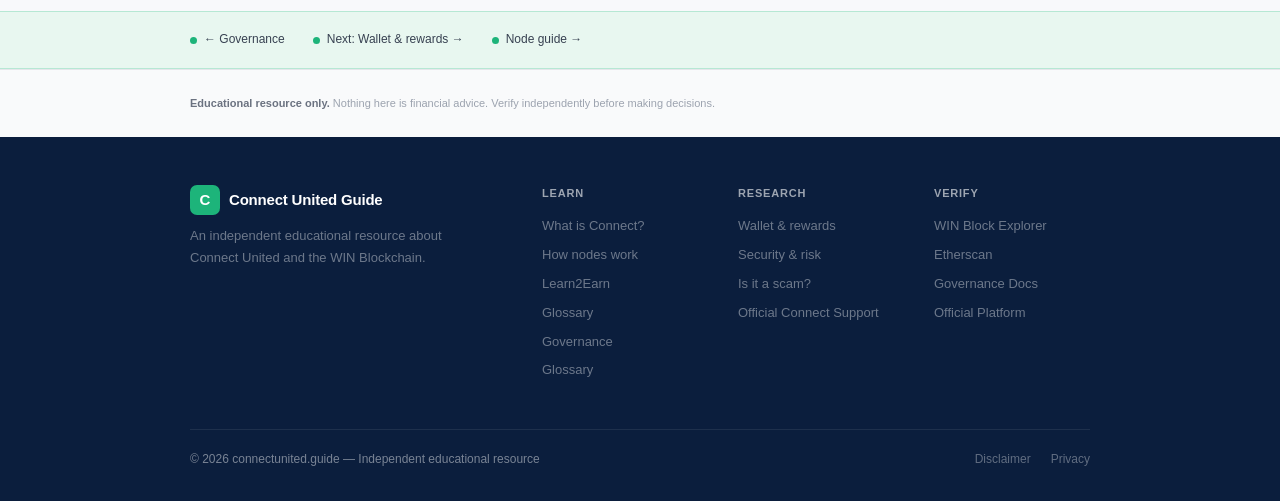
<file: learn2earn.html>
<!DOCTYPE html>
<html lang="en">
<head>
  <meta charset="UTF-8">
  <meta name="viewport" content="width=device-width, initial-scale=1.0">
  <link rel="icon" href="data:image/svg+xml,<svg xmlns=%22http://www.w3.org/2000/svg%22 viewBox=%220 0 100 100%22><rect width=%22100%22 height=%22100%22 rx=%2215%22 fill=%22%231DB47A%22/><text y=%22.9em%22 font-size=%2270%22 x=%2215%22 fill=%22white%22 font-weight=%22bold%22>C</text></svg>">
  <title>How Connect United Learn2Earn Works — Complete Guide</title>
  <meta name="description" content="How does Learn2Earn work on Connect United? Weekly blockchain lessons, NFT credentials, Proof of Action, BlockBot vs Droid access. Full explanation with sources.">
  <meta name="robots" content="index, follow">
  <link rel="canonical" href="https://connectunited.guide/learn2earn">
  <script type="application/ld+json">
  {"@context":"https://schema.org","@type":"Article","headline":"How Connect United Learn2Earn Works","description":"Complete guide to the Learn2Earn program — weekly lessons, Proof of Action, NFT credentials, and how BlockBot and Droid access differs.","url":"https://connectunited.guide/learn2earn","publisher":{"@type":"Organization","name":"Connect United Guide","url":"https://connectunited.guide"}}
  </script>
  <link rel="stylesheet" href="/style.css">
  <meta property="og:title" content="How Connect United Learn2Earn Works — Complete Guide">
  <meta property="og:url" content="https://connectunited.guide/learn2earn">
  <meta property="og:type" content="article">
  <meta property="og:image" content="https://connectunited.guide/og-image.png">
  <meta property="og:image:width" content="1200">
  <meta property="og:image:height" content="630">
  <meta name="twitter:card" content="summary_large_image">
  <meta name="twitter:site" content="@connect_win">
  <meta name="twitter:image" content="https://connectunited.guide/og-image.png">
  <script type="application/ld+json">
  {
    "@context": "https://schema.org",
    "@type": "Article",
    "headline": "How Connect United Learn2Earn Works",
    "description": "Complete guide to Learn2Earn — weekly lessons, Proof of Action, NFT credentials, and how BlockBot and Droid access differs.",
    "url": "https://connectunited.guide/learn2earn",
    "datePublished": "2026-06-17",
    "dateModified": "2026-06-17",
    "author": { "@type": "Organization", "name": "Connect United Guide" },
    "publisher": { "@type": "Organization", "name": "Connect United Guide", "url": "https://connectunited.guide" }
  }
  </script>
  <script type="application/ld+json">
  {
    "@context": "https://schema.org",
    "@type": "FAQPage",
    "mainEntity": [
      {"@type":"Question","name":"Can I participate in Connect United Learn2Earn without a node?","acceptedAnswer":{"@type":"Answer","text":"Learn2Earn reward access is tied to node ownership — BlockBot for weekly access, Droid for monthly access. The Blockchain Academy is accessible separately without a node."}},
      {"@type":"Question","name":"Is Connect United Learn2Earn the same as the Blockchain Academy?","acceptedAnswer":{"@type":"Answer","text":"No. The Blockchain Academy is a self-paced educational library with no reward attached. Learn2Earn is a weekly rewarded cycle: lesson, quiz, action step, verification, NFT credential. The Academy is the entry point; Learn2Earn builds on it with ongoing rewarded participation."}}
    ]
  }
  </script>
  <script type="application/ld+json">
  {
    "@context": "https://schema.org",
    "@type": "BreadcrumbList",
    "itemListElement": [
      {"@type": "ListItem", "position": 1, "name": "Home", "item": "https://connectunited.guide/"},
      {"@type": "ListItem", "position": 2, "name": "Learn2Earn", "item": "https://connectunited.guide/learn2earn"}
    ]
  }
  </script>
</head>
<body>

<nav class="site-nav">
  <div class="nav-inner">
    <a href="/" class="nav-logo"><div class="nav-logomark">C</div><span class="nav-wordmark">Connect United Guide</span></a>
    <div class="nav-links">
      <a href="/what-is-connect">What is Connect?</a>
      <a href="/how-nodes-work">Nodes</a>
      <a href="/governance">Governance</a>
        <a href="/glossary">Glossary</a>
      <a href="/learn2earn" class="active">Learn2Earn</a>
      <a href="/wallet-rewards">Wallet &amp; Rewards</a>
      <a href="/security-risk">Security</a>
      <a href="https://support.connectunited.com" target="_blank" rel="noopener">Official Connect Support</a>
    </div>
    <a href="https://connectunited.com" class="nav-cta" target="_blank" rel="noopener">Visit Platform →</a>
    <button class="nav-mobile-toggle">☰</button>
  </div>
</nav>

<div class="breadcrumb"><div class="breadcrumb-inner"><a href="/">Home</a><span>›</span><span>Learn2Earn</span></div></div>

<div class="page-hero">
  <div class="page-hero-inner">
    <div class="page-hero-label">Learn2Earn</div>
    <h1>Weekly blockchain lessons with on-chain credentials — here is how it works</h1>
    <p>Learn2Earn is the mechanism that turns education into participation. Complete a lesson, pass a quiz, take an action — earn a permanent NFT credential on the WIN Blockchain.</p>
  </div>
</div>

<nav class="cluster-nav"><div class="cluster-nav-inner">
  <a href="#overview" class="cluster-tab active">Overview</a>
  <a href="#the-cycle" class="cluster-tab">The cycle</a>
  <a href="#credentials" class="cluster-tab">NFT credentials</a>
  <a href="#access-levels" class="cluster-tab">Access levels</a>
  <a href="#topics" class="cluster-tab">Topics covered</a>
  <a href="#faq" class="cluster-tab">FAQ</a>
</div></nav>

<section class="section" style="background: var(--surface);">
  <div class="section-inner">
    <div class="article-body">

      <h2 id="overview">What Learn2Earn is and why it matters</h2>
      <p>Learn2Earn is Connect United's weekly rewarded education program. Each cycle, the platform posts a new lesson. Members who complete the full cycle — lesson, quiz, action step, verification — receive an NFT credential recorded permanently on the WIN Blockchain.</p>
      <p>The model matters because it solves a genuine problem in crypto: most blockchain platforms reward passive capital accumulation, which concentrates wealth with early holders and does nothing to expand the number of people who actually understand and can use the technology. Learn2Earn rewards demonstrated understanding instead.</p>
      <p>It is also worth noting what Learn2Earn credentials are not: they are not redeemable coupons, loyalty points, or database entries that a company controls. They are on-chain NFTs — permanent records that live on the WIN Blockchain and exist independently of any platform decision.</p>

      <h2 id="the-cycle">The Learn2Earn cycle, step by step</h2>
      <p>Each cycle follows a consistent structure. The steps are designed so that reward is connected to demonstrated understanding, not just time spent:</p>

      <div class="card-grid-2" style="margin: 24px 0 32px;">
        <div class="card">
          <div class="card-icon green">📖</div>
          <h3>Step 1 — Learn</h3>
          <p>Access the week's lesson. Content is delivered as video or written material and covers blockchain topics at a level accessible to people without technical backgrounds.</p>
        </div>
        <div class="card">
          <div class="card-icon blue">✅</div>
          <h3>Step 2 — Quiz</h3>
          <p>Complete a short comprehension quiz based on the lesson content. This is the "proof" in Proof of Action — demonstrating that the lesson was understood, not just viewed.</p>
        </div>
        <div class="card">
          <div class="card-icon purple">⚡</div>
          <h3>Step 3 — Action</h3>
          <p>Complete a related action step. This varies by lesson topic — it might be a wallet interaction, an on-chain step, or a community participation task relevant to the lesson's subject.</p>
        </div>
        <div class="card">
          <div class="card-icon teal">🏅</div>
          <h3>Step 4 — Earn</h3>
          <p>Submit verification of the completed action. The cycle records as an NFT credential on the WIN Blockchain — a permanent, independently verifiable record of participation.</p>
        </div>
      </div>

      <h2 id="credentials">What is an NFT credential?</h2>
      <p>When a Learn2Earn cycle is completed, the result is recorded as an NFT (non-fungible token) on the WIN Blockchain. This is significant because it means the credential:</p>
      <ul>
        <li>Exists permanently on a public blockchain — it cannot be deleted by Connect United or anyone else</li>
        <li>Is independently verifiable — anyone can inspect the chain at <a href="https://win.elevatescan.com" target="_blank" rel="noopener">win.elevatescan.com</a></li>
        <li>Belongs to the wallet that earned it — not to a platform account that could be suspended or deleted</li>
        <li>Accumulates over time into a verifiable history of blockchain education</li>
      </ul>
      <p>This design is described as a new model of credentialing — a participation history that lives on a public ledger rather than in a private company database.</p>

      <h2 id="access-levels">BlockBot vs Droid: how access differs</h2>
      <p>Learn2Earn access is tied to node ownership. The two tiers differ in frequency:</p>
      <ul>
        <li><strong>BlockBot owners</strong> receive weekly Learn2Earn access — a new lesson every seven days, meaning up to 52 credential-earning opportunities per year</li>
        <li><strong>Droid owners</strong> receive monthly Learn2Earn access — one lesson per month, meaning up to 12 opportunities per year</li>
      </ul>
      <p>Both tiers participate in the same Proof of Action model. The difference is frequency of access, not the nature of the credential earned.</p>

      <h2 id="topics">What topics does Learn2Earn cover?</h2>
      <p>Lesson topics rotate across several subject areas. Based on the curriculum design, the program covers:</p>
      <ul>
        <li>Blockchain fundamentals — wallets, transactions, consensus mechanisms, security</li>
        <li>AI and automation — practical literacy for working alongside AI systems</li>
        <li>Real-world asset (RWA) tokenization — how physical assets are represented on-chain</li>
        <li>Decentralized finance (DeFi) — protocols, liquidity, and how decentralized exchanges work</li>
        <li>Web4 and decentralized systems — the broader direction of internet infrastructure</li>
      </ul>
      <p>The program is designed to build cumulative literacy rather than covering the same introductory material repeatedly.</p>

    </div>
  </div>
</section>

<section class="section" style="background: var(--bg);" id="faq">
  <div class="section-inner">
    <div class="section-label">FAQ</div>
    <h2 class="section-h2">Learn2Earn questions</h2>
    <div class="faq-list">

      <div class="faq-item">
        <button class="faq-question" aria-expanded="false">Can I participate in Learn2Earn without a node?<span class="faq-toggle">+</span></button>
        <div class="faq-answer"><p>Learn2Earn reward access is tied to node ownership — BlockBot for weekly access, Droid for monthly access. The Blockchain Academy (self-paced educational content) is accessible separately. For current access requirements, check the official platform at <a href="https://connectunited.com" target="_blank" rel="noopener">connectunited.com</a>.</p></div>
      </div>

      <div class="faq-item">
        <button class="faq-question" aria-expanded="false">What happens if I miss a week?<span class="faq-toggle">+</span></button>
        <div class="faq-answer"><p>Missed cycles do not carry over — if a week's lesson cycle is not completed, that week's credential opportunity is not earned. This is inherent to the weekly structure. For specifics on any grace periods or makeup options, contact the Connect United support team at <a href="https://support.connectunited.com" target="_blank" rel="noopener">support.connectunited.com</a>.</p></div>
      </div>

      <div class="faq-item">
        <button class="faq-question" aria-expanded="false">Where can I see my earned NFT credentials?<span class="faq-toggle">+</span></button>
        <div class="faq-answer"><p>NFT credentials are recorded on the WIN Blockchain and are associated with your wallet address. You can view them through the WIN Blockchain explorer at <a href="https://win.elevatescan.com" target="_blank" rel="noopener">win.elevatescan.com</a> by searching your wallet address. They are also visible through your Connect United account dashboard.</p></div>
      </div>

      <div class="faq-item">
        <button class="faq-question" aria-expanded="false">Is Learn2Earn the same as the Blockchain Academy?<span class="faq-toggle">+</span></button>
        <div class="faq-answer"><p>No — these are two distinct programs. The Blockchain Academy is a self-paced library of educational content with no reward attached. Learn2Earn is a weekly rewarded cycle with a specific structure (lesson → quiz → action → verification → NFT credential). The Academy is positioned as the entry point; Learn2Earn builds on that foundation with ongoing, rewarded participation.</p></div>
      </div>

    </div>
  </div>
</section>

<div class="trust-band"><div class="trust-inner">
  <div class="trust-item"><div class="trust-dot"></div><a href="/governance" style="color:var(--text-mid);">← Governance</a></div>
  <div class="trust-item"><div class="trust-dot"></div><a href="/wallet-rewards" style="color:var(--text-mid);">Next: Wallet &amp; rewards →</a></div>
  <div class="trust-item"><div class="trust-dot"></div><a href="/how-nodes-work" style="color:var(--text-mid);">Node guide →</a></div>
</div></div>

<div class="site-disclaimer"><div class="disclaimer-inner"><strong>Educational resource only.</strong> Nothing here is financial advice. Verify independently before making decisions.</div></div>

<footer class="site-footer"><div class="footer-inner">
  <div class="footer-grid">
    <div class="footer-brand"><div class="nav-logo" style="margin-bottom:0;"><div class="nav-logomark">C</div><span class="nav-wordmark">Connect United Guide</span></div><p>An independent educational resource about Connect United and the WIN Blockchain.</p></div>
    <div class="footer-col"><h4>Learn</h4><a href="/what-is-connect">What is Connect?</a><a href="/how-nodes-work">How nodes work</a><a href="/learn2earn">Learn2Earn</a>
      <a href="/glossary">Glossary</a><a href="/governance">Governance</a>
        <a href="/glossary">Glossary</a></div>
    <div class="footer-col"><h4>Research</h4><a href="/wallet-rewards">Wallet &amp; rewards</a><a href="/security-risk">Security &amp; risk</a>
        <a href="/is-connect-united-a-scam">Is it a scam?</a><a href="https://support.connectunited.com" target="_blank" rel="noopener">Official Connect Support</a></div>
    <div class="footer-col"><h4>Verify</h4><a href="https://win.elevatescan.com" target="_blank" rel="noopener">WIN Block Explorer</a><a href="https://etherscan.io/token/0xb10cb07ca2cdac77fbb5707f6690301f9d036f45" target="_blank" rel="noopener">Etherscan</a><a href="https://win.node-governance.io" target="_blank" rel="noopener">Governance Docs</a><a href="https://connectunited.com" target="_blank" rel="noopener">Official Platform</a></div>
  </div>
  <div class="footer-bottom"><span>© 2026 connectunited.guide — Independent educational resource</span><div style="display:flex;gap:20px;"><a href="/disclaimer">Disclaimer</a><a href="/privacy">Privacy</a></div></div>
</div></footer>

<script src="/site.js"></script>
</body>
</html>
</file>
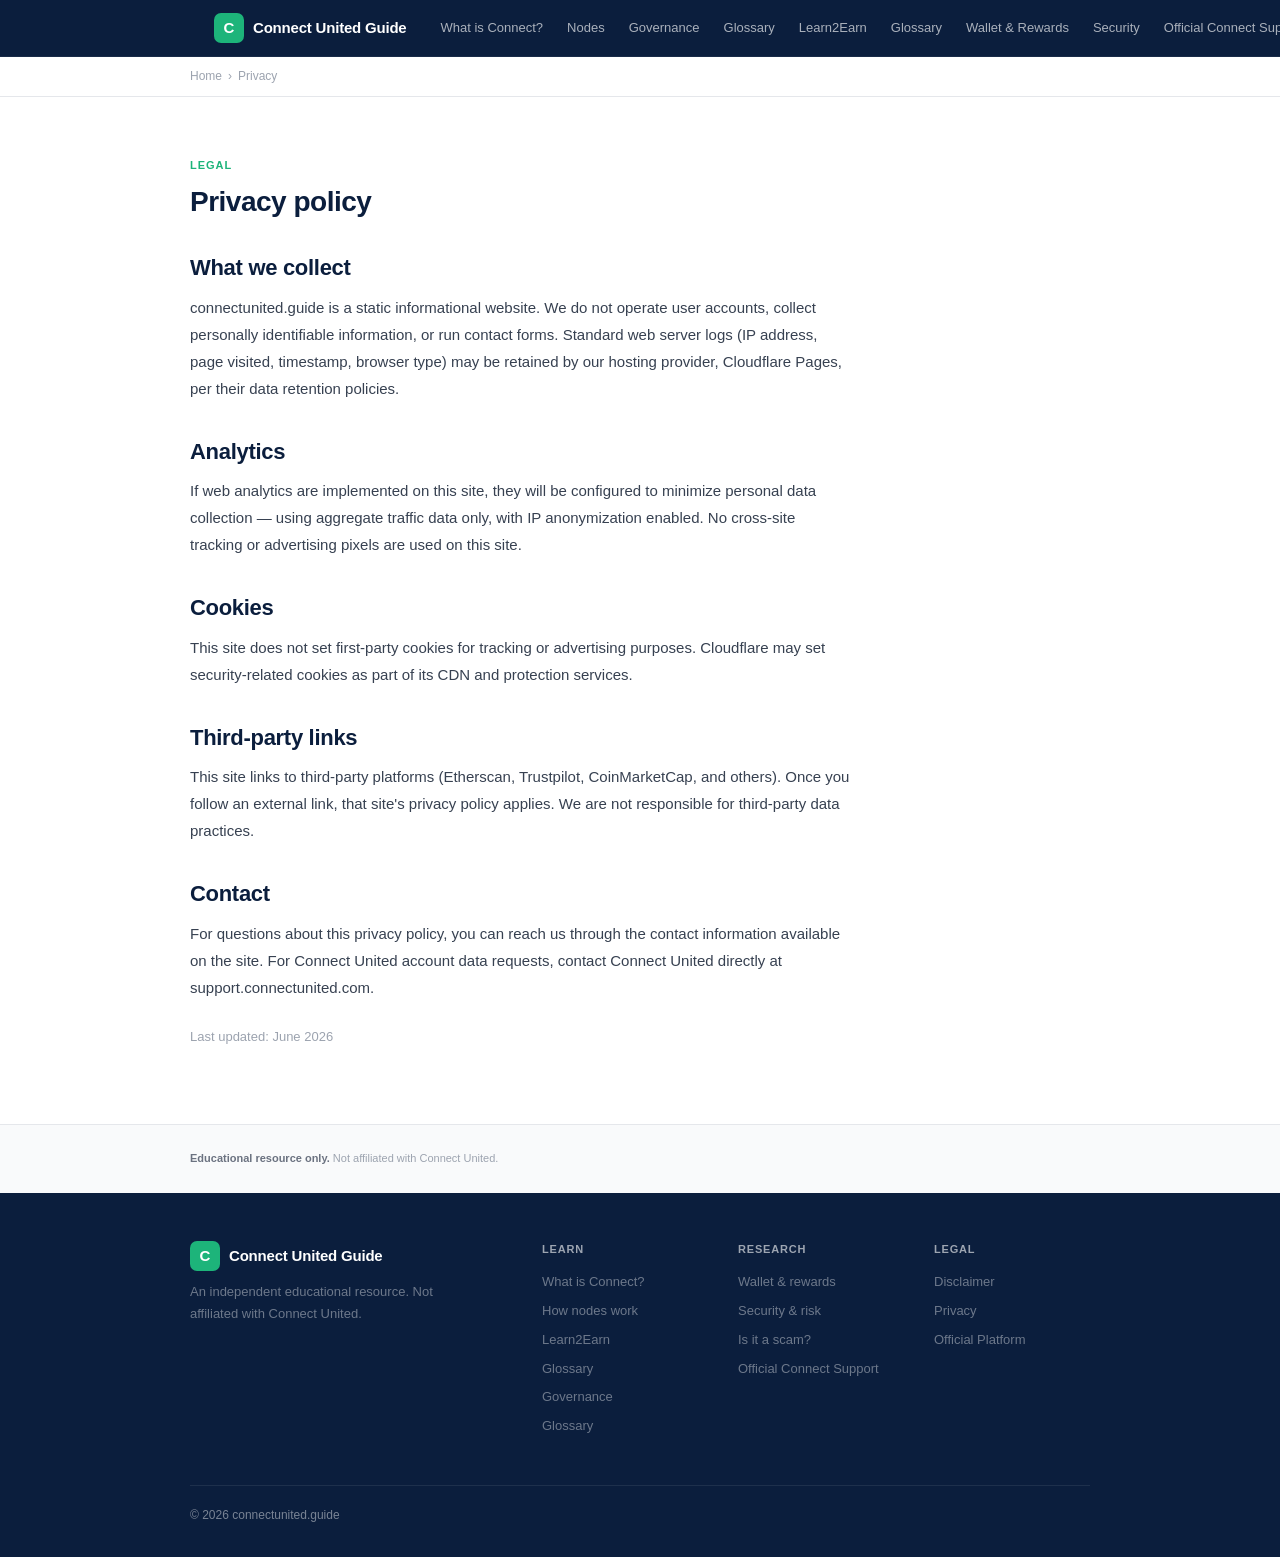
<file: privacy.html>
<!DOCTYPE html>
<html lang="en">
<head>
  <meta charset="UTF-8">
  <meta name="viewport" content="width=device-width, initial-scale=1.0">
  <link rel="icon" href="data:image/svg+xml,<svg xmlns=%22http://www.w3.org/2000/svg%22 viewBox=%220 0 100 100%22><rect width=%22100%22 height=%22100%22 rx=%2215%22 fill=%22%231DB47A%22/><text y=%22.9em%22 font-size=%2270%22 x=%2215%22 fill=%22white%22 font-weight=%22bold%22>C</text></svg>">
  <title>Privacy Policy — connectunited.guide</title>
  <meta name="description" content="Privacy policy for connectunited.guide — an independent educational resource about Connect United and the WIN Blockchain.">
  <meta name="robots" content="noindex, follow">
  <link rel="canonical" href="https://connectunited.guide/privacy">
  <link rel="stylesheet" href="/style.css">
  <meta property="og:title" content="Privacy Policy — Connect United Guide">
  <meta property="og:url" content="https://connectunited.guide/privacy">
  <meta property="og:type" content="article">
  <meta property="og:image" content="https://connectunited.guide/og-image.png">
  <meta property="og:image:width" content="1200">
  <meta property="og:image:height" content="630">
  <meta name="twitter:card" content="summary_large_image">
  <meta name="twitter:site" content="@connect_win">
  <meta name="twitter:image" content="https://connectunited.guide/og-image.png">
</head>
<body>
<nav class="site-nav"><div class="nav-inner">
  <a href="/" class="nav-logo"><div class="nav-logomark">C</div><span class="nav-wordmark">Connect United Guide</span></a>
  <div class="nav-links"><a href="/what-is-connect">What is Connect?</a><a href="/how-nodes-work">Nodes</a><a href="/governance">Governance</a>
        <a href="/glossary">Glossary</a><a href="/learn2earn">Learn2Earn</a>
      <a href="/glossary">Glossary</a><a href="/wallet-rewards">Wallet &amp; Rewards</a><a href="/security-risk">Security</a><a href="https://support.connectunited.com" target="_blank" rel="noopener">Official Connect Support</a></div>
  <a href="https://connectunited.com" class="nav-cta" target="_blank" rel="noopener">Visit Platform →</a>
</div></nav>
<div class="breadcrumb"><div class="breadcrumb-inner"><a href="/">Home</a><span>›</span><span>Privacy</span></div></div>
<section class="section" style="background: var(--surface);">
  <div class="section-inner">
    <div class="section-label">Legal</div>
    <h2 class="section-h2">Privacy policy</h2>
    <div class="article-body">
      <h2>What we collect</h2>
      <p>connectunited.guide is a static informational website. We do not operate user accounts, collect personally identifiable information, or run contact forms. Standard web server logs (IP address, page visited, timestamp, browser type) may be retained by our hosting provider, Cloudflare Pages, per their data retention policies.</p>
      <h2>Analytics</h2>
      <p>If web analytics are implemented on this site, they will be configured to minimize personal data collection — using aggregate traffic data only, with IP anonymization enabled. No cross-site tracking or advertising pixels are used on this site.</p>
      <h2>Cookies</h2>
      <p>This site does not set first-party cookies for tracking or advertising purposes. Cloudflare may set security-related cookies as part of its CDN and protection services.</p>
      <h2>Third-party links</h2>
      <p>This site links to third-party platforms (Etherscan, Trustpilot, CoinMarketCap, and others). Once you follow an external link, that site's privacy policy applies. We are not responsible for third-party data practices.</p>
      <h2>Contact</h2>
      <p>For questions about this privacy policy, you can reach us through the contact information available on the site. For Connect United account data requests, contact Connect United directly at support.connectunited.com.</p>
      <p style="margin-top: 24px; color: var(--text-faint); font-size: 13px;">Last updated: June 2026</p>
    </div>
  </div>
</section>
<div class="site-disclaimer"><div class="disclaimer-inner"><strong>Educational resource only.</strong> Not affiliated with Connect United.</div></div>
<footer class="site-footer"><div class="footer-inner">
  <div class="footer-grid">
    <div class="footer-brand"><div class="nav-logo" style="margin-bottom:0;"><div class="nav-logomark">C</div><span class="nav-wordmark">Connect United Guide</span></div><p>An independent educational resource. Not affiliated with Connect United.</p></div>
    <div class="footer-col"><h4>Learn</h4><a href="/what-is-connect">What is Connect?</a><a href="/how-nodes-work">How nodes work</a><a href="/learn2earn">Learn2Earn</a>
      <a href="/glossary">Glossary</a><a href="/governance">Governance</a>
        <a href="/glossary">Glossary</a></div>
    <div class="footer-col"><h4>Research</h4><a href="/wallet-rewards">Wallet &amp; rewards</a><a href="/security-risk">Security &amp; risk</a>
        <a href="/is-connect-united-a-scam">Is it a scam?</a><a href="https://support.connectunited.com" target="_blank" rel="noopener">Official Connect Support</a></div>
    <div class="footer-col"><h4>Legal</h4><a href="/disclaimer">Disclaimer</a><a href="/privacy">Privacy</a><a href="https://connectunited.com" target="_blank" rel="noopener">Official Platform</a></div>
  </div>
  <div class="footer-bottom"><span>© 2026 connectunited.guide</span></div>
</div></footer>
<script src="/site.js"></script>
</body>
</html>
</file>
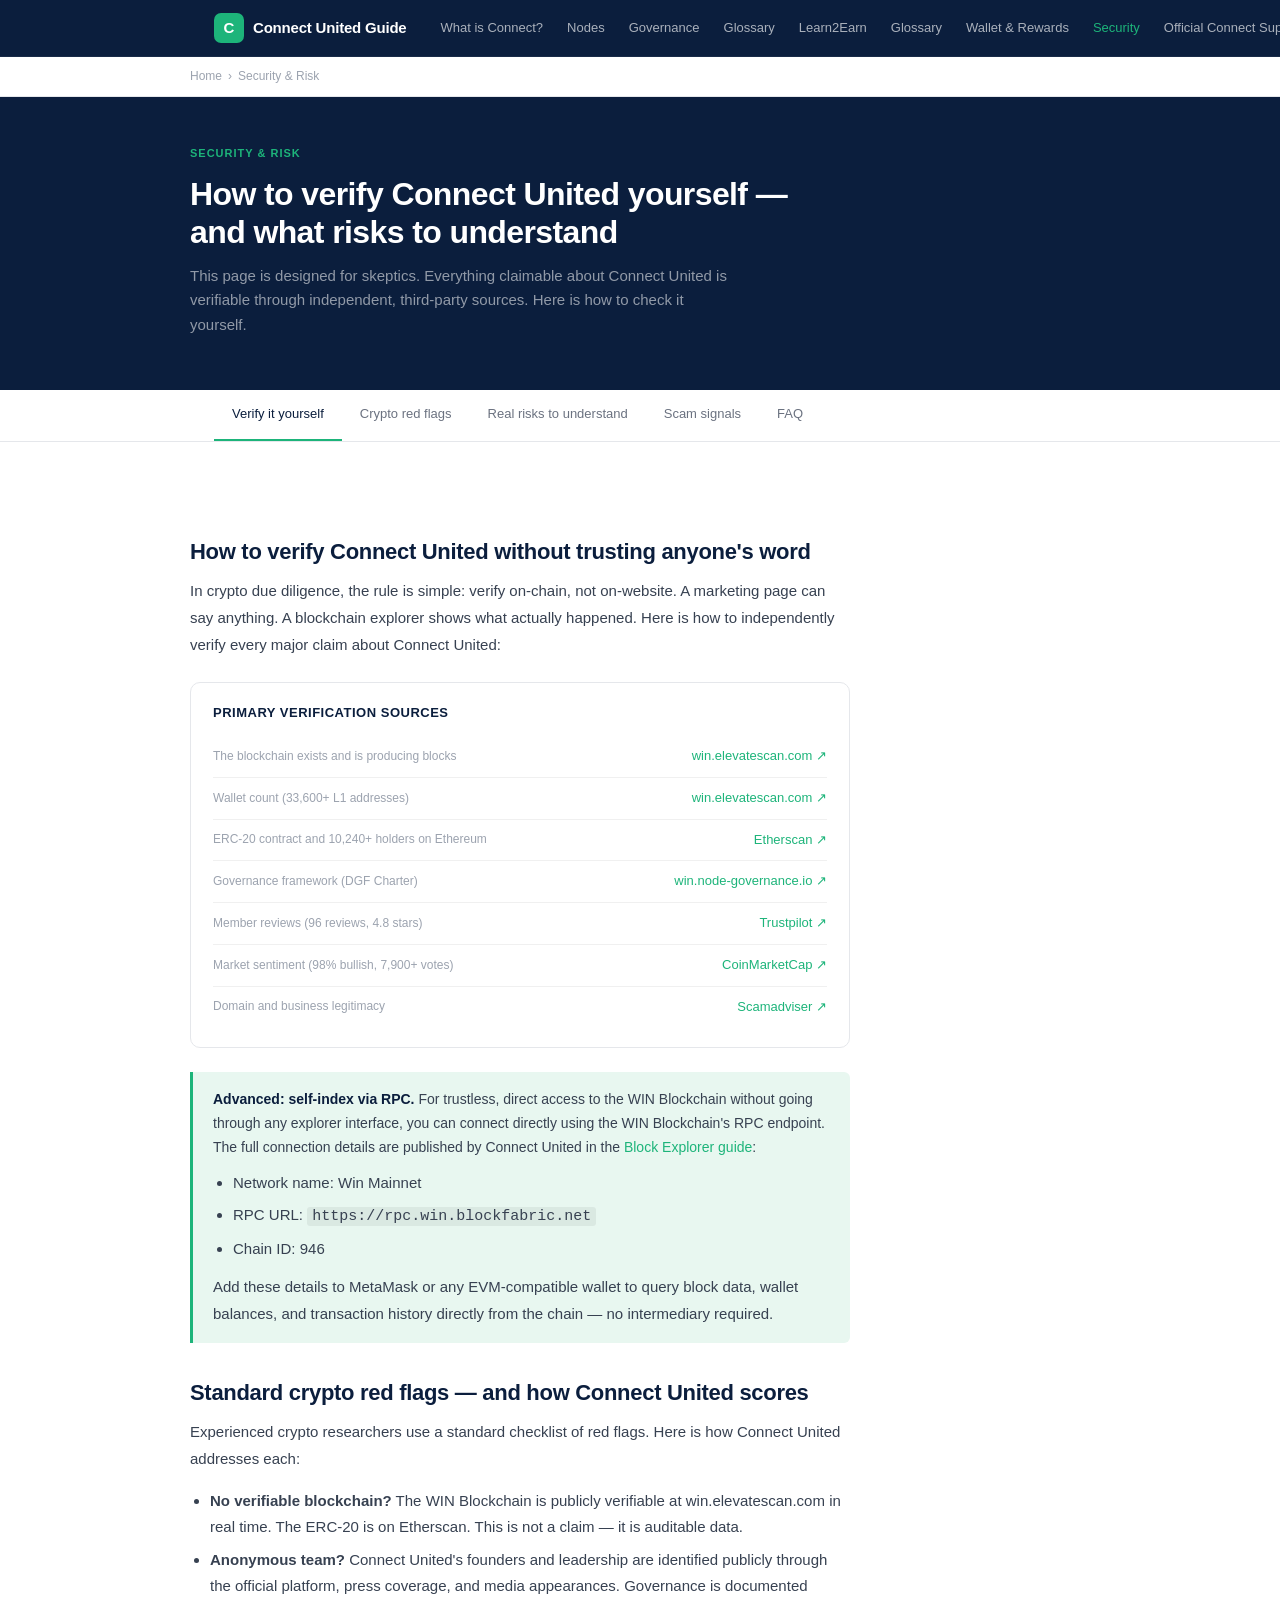
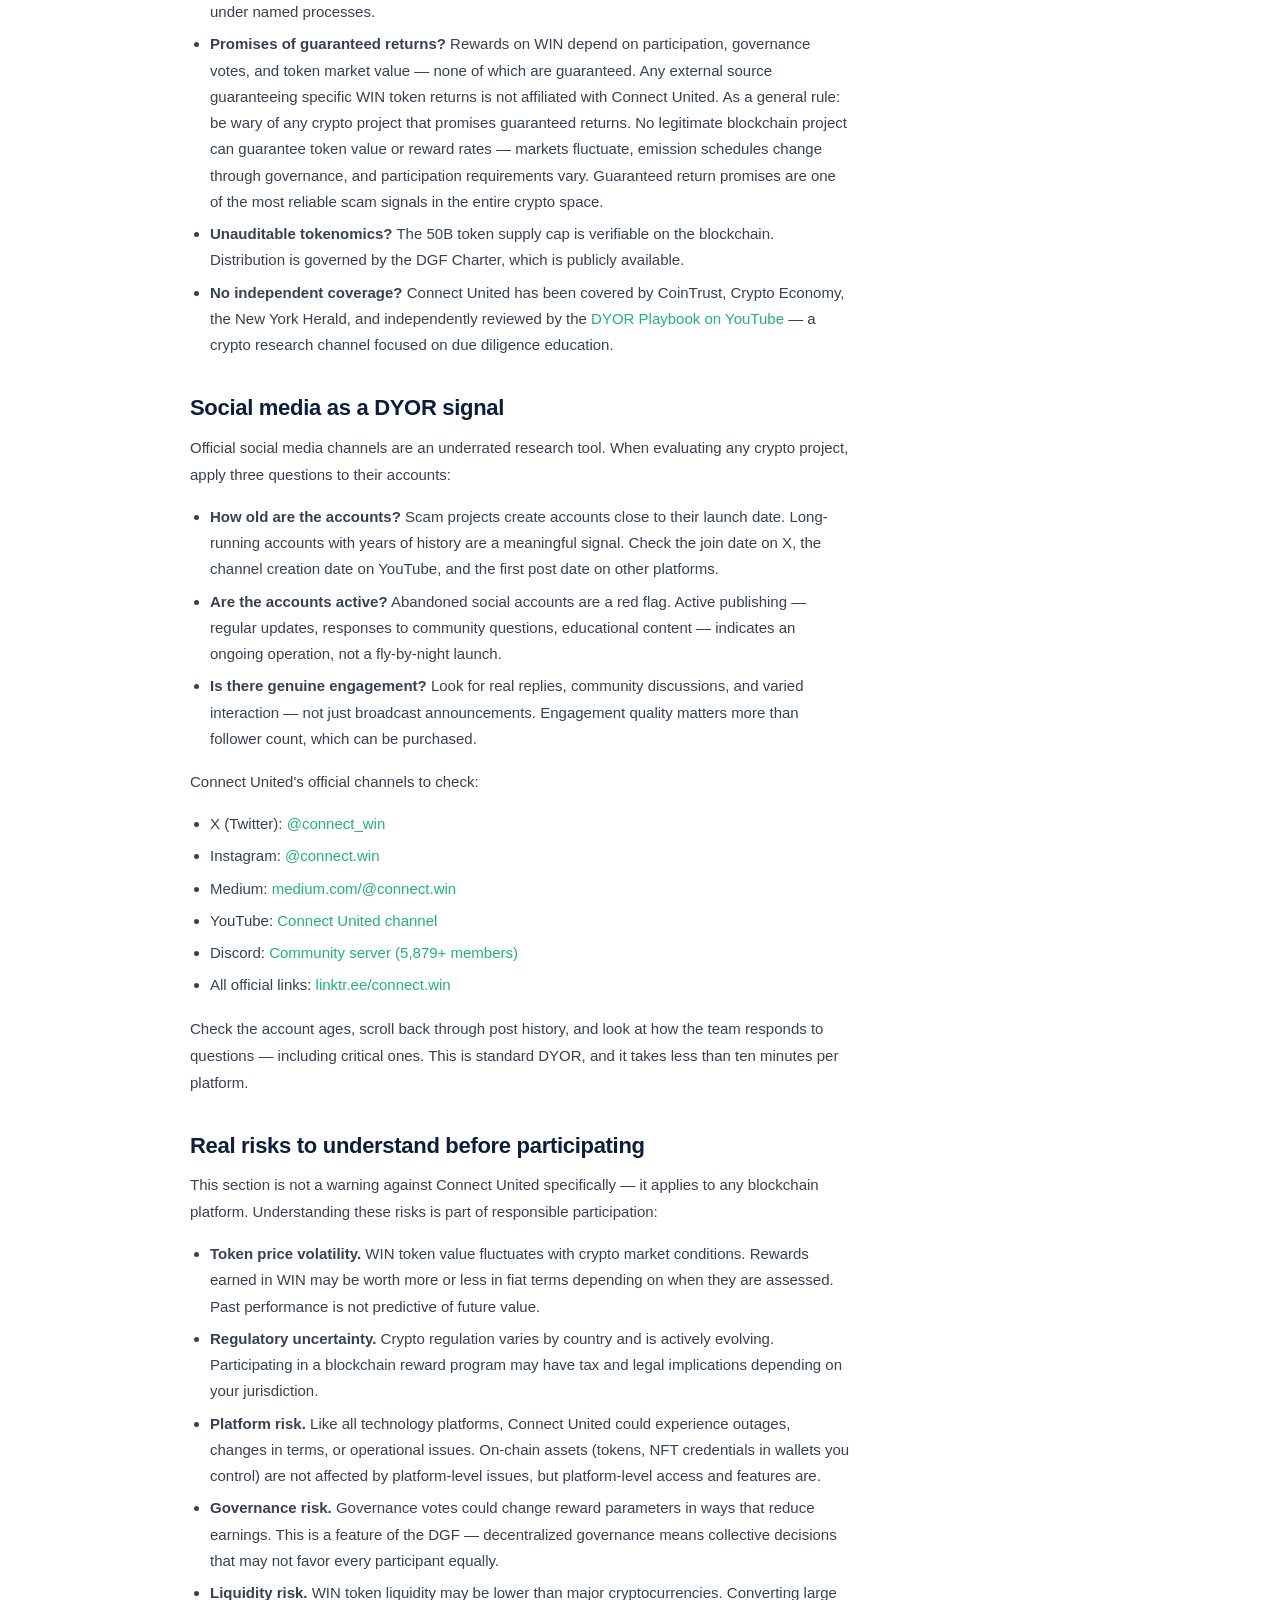
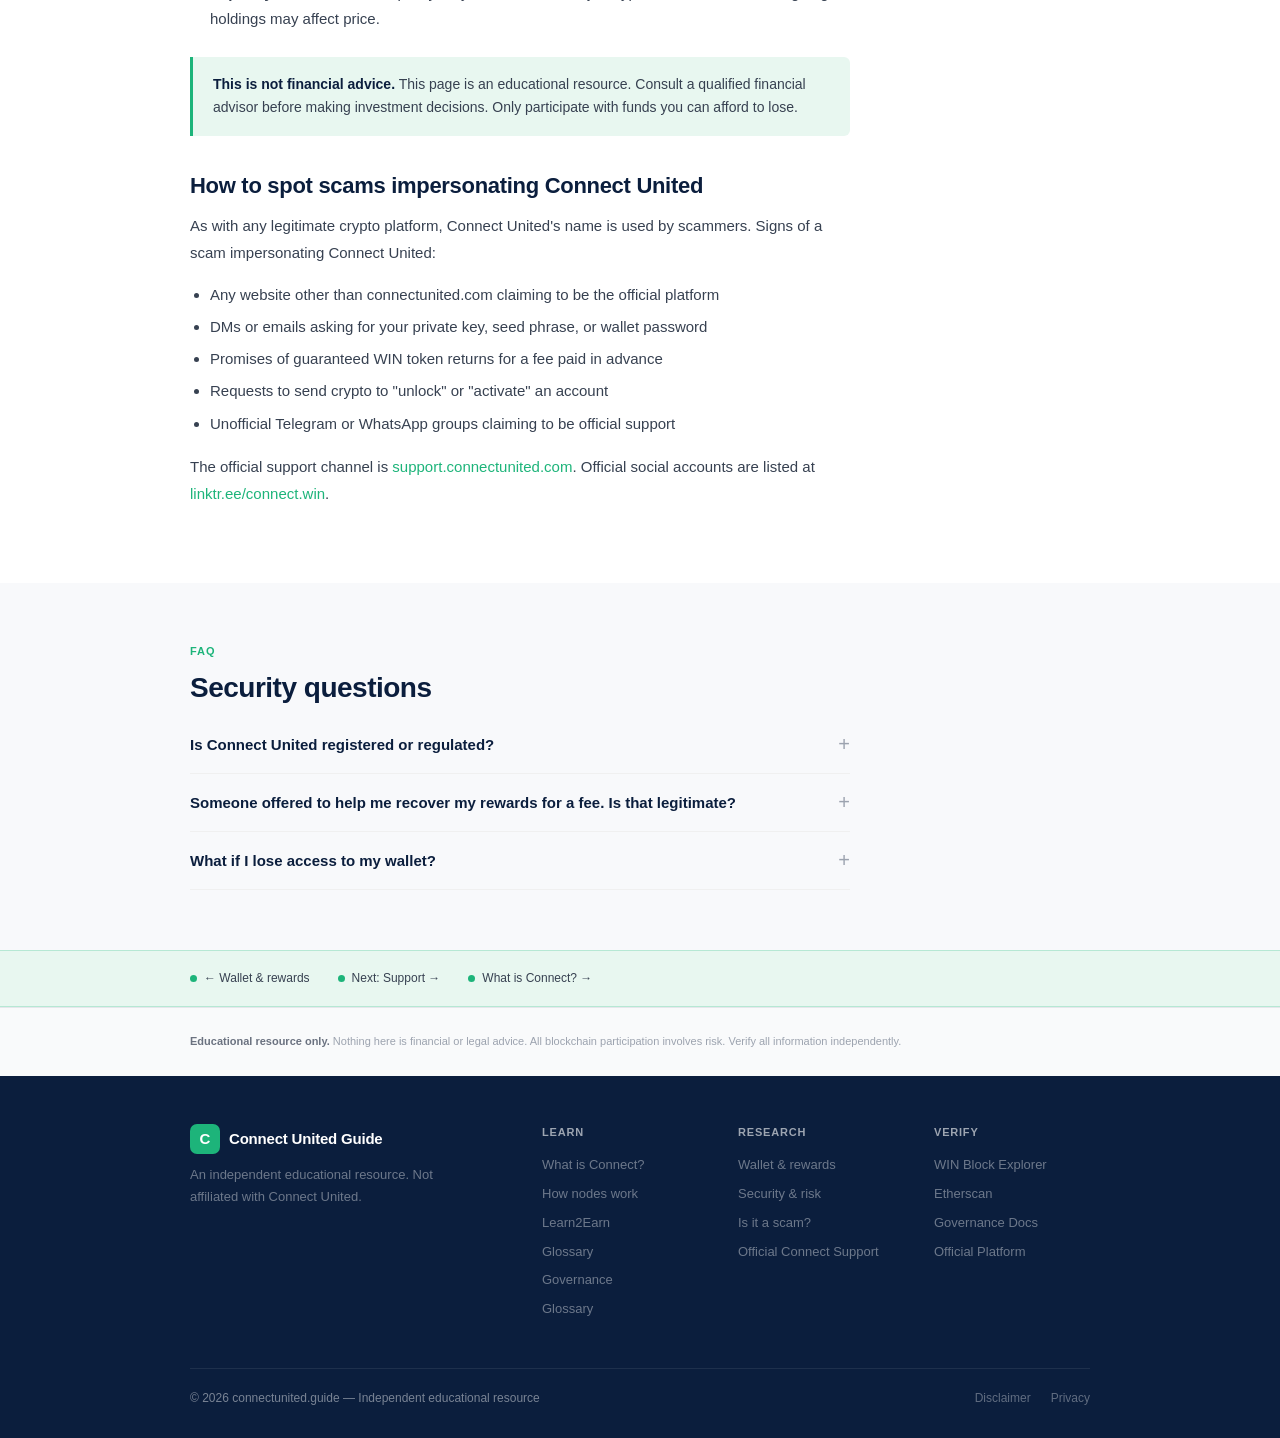
<file: security-risk.html>
<!DOCTYPE html>
<html lang="en">
<head>
  <meta charset="UTF-8">
  <meta name="viewport" content="width=device-width, initial-scale=1.0">
  <link rel="icon" href="data:image/svg+xml,<svg xmlns=%22http://www.w3.org/2000/svg%22 viewBox=%220 0 100 100%22><rect width=%22100%22 height=%22100%22 rx=%2215%22 fill=%22%231DB47A%22/><text y=%22.9em%22 font-size=%2270%22 x=%2215%22 fill=%22white%22 font-weight=%22bold%22>C</text></svg>">
  <title>Connect United Security, Risk, and How to Verify It Yourself</title>
  <meta name="description" content="How to verify Connect United's blockchain claims yourself. How to avoid crypto scams. What risks exist in blockchain participation. Independent DYOR guide.">
  <meta name="robots" content="index, follow">
  <link rel="canonical" href="https://connectunited.guide/security-risk">
  <link rel="stylesheet" href="/style.css">
  <meta property="og:title" content="Connect United Security and Risk — How to Verify It Yourself">
  <meta property="og:url" content="https://connectunited.guide/security-risk">
  <meta property="og:type" content="article">
  <meta property="og:image" content="https://connectunited.guide/og-image.png">
  <meta property="og:image:width" content="1200">
  <meta property="og:image:height" content="630">
  <meta name="twitter:card" content="summary_large_image">
  <meta name="twitter:site" content="@connect_win">
  <meta name="twitter:image" content="https://connectunited.guide/og-image.png">
  <script type="application/ld+json">
  {
    "@context": "https://schema.org",
    "@type": "Article",
    "headline": "Connect United Security, Risk, and How to Verify It Yourself",
    "description": "How to verify Connect United blockchain claims independently. How to avoid crypto scams. What risks exist in blockchain participation.",
    "url": "https://connectunited.guide/security-risk",
    "datePublished": "2026-06-17",
    "dateModified": "2026-06-17",
    "author": { "@type": "Organization", "name": "Connect United Guide" },
    "publisher": { "@type": "Organization", "name": "Connect United Guide", "url": "https://connectunited.guide" }
  }
  </script>
  <script type="application/ld+json">
  {
    "@context": "https://schema.org",
    "@type": "FAQPage",
    "mainEntity": [
      {"@type":"Question","name":"Is Connect United a scam?","acceptedAnswer":{"@type":"Answer","text":"The WIN Blockchain is publicly verifiable at win.elevatescan.com. The ERC-20 contract is auditable on Etherscan. Governance documents are public at win.node-governance.io. Connect United has 96 Trustpilot reviews at 4.8 stars and 98% bullish sentiment on CoinMarketCap. That said, all blockchain participation involves risk — always do your own research before making financial decisions."}},
      {"@type":"Question","name":"How do I verify Connect United myself?","acceptedAnswer":{"@type":"Answer","text":"Three independent sources: win.elevatescan.com for the WIN Layer-1 blockchain; Etherscan for the ERC-20 token contract; win.node-governance.io for the governance framework. These are third-party tools whose data does not come from Connect United."}}
    ]
  }
  </script>
  <script type="application/ld+json">
  {
    "@context": "https://schema.org",
    "@type": "BreadcrumbList",
    "itemListElement": [
      {"@type": "ListItem", "position": 1, "name": "Home", "item": "https://connectunited.guide/"},
      {"@type": "ListItem", "position": 2, "name": "Security and Risk", "item": "https://connectunited.guide/security-risk"}
    ]
  }
  </script>
</head>
<body>

<nav class="site-nav">
  <div class="nav-inner">
    <a href="/" class="nav-logo"><div class="nav-logomark">C</div><span class="nav-wordmark">Connect United Guide</span></a>
    <div class="nav-links">
      <a href="/what-is-connect">What is Connect?</a>
      <a href="/how-nodes-work">Nodes</a>
      <a href="/governance">Governance</a>
        <a href="/glossary">Glossary</a>
      <a href="/learn2earn">Learn2Earn</a>
      <a href="/glossary">Glossary</a>
      <a href="/wallet-rewards">Wallet &amp; Rewards</a>
      <a href="/security-risk" class="active">Security</a>
      <a href="https://support.connectunited.com" target="_blank" rel="noopener">Official Connect Support</a>
    </div>
    <a href="https://connectunited.com" class="nav-cta" target="_blank" rel="noopener">Visit Platform →</a>
    <button class="nav-mobile-toggle">☰</button>
  </div>
</nav>

<div class="breadcrumb"><div class="breadcrumb-inner"><a href="/">Home</a><span>›</span><span>Security &amp; Risk</span></div></div>

<div class="page-hero">
  <div class="page-hero-inner">
    <div class="page-hero-label">Security &amp; risk</div>
    <h1>How to verify Connect United yourself — and what risks to understand</h1>
    <p>This page is designed for skeptics. Everything claimable about Connect United is verifiable through independent, third-party sources. Here is how to check it yourself.</p>
  </div>
</div>

<nav class="cluster-nav"><div class="cluster-nav-inner">
  <a href="#verify-yourself" class="cluster-tab active">Verify it yourself</a>
  <a href="#red-flags" class="cluster-tab">Crypto red flags</a>
  <a href="#risks" class="cluster-tab">Real risks to understand</a>
  <a href="#scam-signals" class="cluster-tab">Scam signals</a>
  <a href="#faq" class="cluster-tab">FAQ</a>
</div></nav>

<section class="section" style="background: var(--surface);">
  <div class="section-inner">
    <div class="article-body">

      <h2 id="verify-yourself">How to verify Connect United without trusting anyone's word</h2>
      <p>In crypto due diligence, the rule is simple: verify on-chain, not on-website. A marketing page can say anything. A blockchain explorer shows what actually happened. Here is how to independently verify every major claim about Connect United:</p>

      <div class="verify-box" style="margin: 24px 0;">
        <h4>Primary verification sources</h4>
        <div class="verify-link">
          <span>The blockchain exists and is producing blocks</span>
          <a href="https://win.elevatescan.com" target="_blank" rel="noopener">win.elevatescan.com ↗</a>
        </div>
        <div class="verify-link">
          <span>Wallet count (33,600+ L1 addresses)</span>
          <a href="https://win.elevatescan.com" target="_blank" rel="noopener">win.elevatescan.com ↗</a>
        </div>
        <div class="verify-link">
          <span>ERC-20 contract and 10,240+ holders on Ethereum</span>
          <a href="https://etherscan.io/token/0xb10cb07ca2cdac77fbb5707f6690301f9d036f45" target="_blank" rel="noopener">Etherscan ↗</a>
        </div>
        <div class="verify-link">
          <span>Governance framework (DGF Charter)</span>
          <a href="https://win.node-governance.io" target="_blank" rel="noopener">win.node-governance.io ↗</a>
        </div>
        <div class="verify-link">
          <span>Member reviews (96 reviews, 4.8 stars)</span>
          <a href="https://www.trustpilot.com/review/connectunited.com" target="_blank" rel="noopener">Trustpilot ↗</a>
        </div>
        <div class="verify-link">
          <span>Market sentiment (98% bullish, 7,900+ votes)</span>
          <a href="https://coinmarketcap.com/currencies/connect-united/" target="_blank" rel="noopener">CoinMarketCap ↗</a>
        </div>
        <div class="verify-link">
          <span>Domain and business legitimacy</span>
          <a href="https://www.scamadviser.com/check-website/connectunited.com" target="_blank" rel="noopener">Scamadviser ↗</a>
        </div>
      </div>

      <div class="callout">
        <strong>Advanced: self-index via RPC.</strong> For trustless, direct access to the WIN Blockchain without going through any explorer interface, you can connect directly using the WIN Blockchain's RPC endpoint. The full connection details are published by Connect United in the <a href="https://support.connectunited.com/hc/en-us/articles/50235897840276-Block-Explorer" target="_blank" rel="noopener">Block Explorer guide</a>:
        <ul style="margin-top: 10px; margin-bottom: 0;">
          <li>Network name: Win Mainnet</li>
          <li>RPC URL: <code style="background: rgba(0,0,0,0.06); padding: 1px 5px; border-radius: 3px;">https://rpc.win.blockfabric.net</code></li>
          <li>Chain ID: 946</li>
        </ul>
        <p style="margin-top: 10px; margin-bottom: 0;">Add these details to MetaMask or any EVM-compatible wallet to query block data, wallet balances, and transaction history directly from the chain — no intermediary required.</p>
      </div>

      <h2 id="red-flags">Standard crypto red flags — and how Connect United scores</h2>
      <p>Experienced crypto researchers use a standard checklist of red flags. Here is how Connect United addresses each:</p>

      <ul>
        <li><strong>No verifiable blockchain?</strong> The WIN Blockchain is publicly verifiable at win.elevatescan.com in real time. The ERC-20 is on Etherscan. This is not a claim — it is auditable data.</li>
        <li><strong>Anonymous team?</strong> Connect United's founders and leadership are identified publicly through the official platform, press coverage, and media appearances. Governance is documented under named processes.</li>
        <li><strong>Promises of guaranteed returns?</strong> Rewards on WIN depend on participation, governance votes, and token market value — none of which are guaranteed. Any external source guaranteeing specific WIN token returns is not affiliated with Connect United. As a general rule: be wary of any crypto project that promises guaranteed returns. No legitimate blockchain project can guarantee token value or reward rates — markets fluctuate, emission schedules change through governance, and participation requirements vary. Guaranteed return promises are one of the most reliable scam signals in the entire crypto space.</li>
        <li><strong>Unauditable tokenomics?</strong> The 50B token supply cap is verifiable on the blockchain. Distribution is governed by the DGF Charter, which is publicly available.</li>
        <li><strong>No independent coverage?</strong> Connect United has been covered by CoinTrust, Crypto Economy, the New York Herald, and independently reviewed by the <a href="https://www.youtube.com/@DYORPlaybook" target="_blank" rel="noopener">DYOR Playbook on YouTube</a> — a crypto research channel focused on due diligence education.</li>
      </ul>

      <h2>Social media as a DYOR signal</h2>
      <p>Official social media channels are an underrated research tool. When evaluating any crypto project, apply three questions to their accounts:</p>
      <ul>
        <li><strong>How old are the accounts?</strong> Scam projects create accounts close to their launch date. Long-running accounts with years of history are a meaningful signal. Check the join date on X, the channel creation date on YouTube, and the first post date on other platforms.</li>
        <li><strong>Are the accounts active?</strong> Abandoned social accounts are a red flag. Active publishing — regular updates, responses to community questions, educational content — indicates an ongoing operation, not a fly-by-night launch.</li>
        <li><strong>Is there genuine engagement?</strong> Look for real replies, community discussions, and varied interaction — not just broadcast announcements. Engagement quality matters more than follower count, which can be purchased.</li>
      </ul>
      <p>Connect United's official channels to check:</p>
      <ul>
        <li>X (Twitter): <a href="https://twitter.com/connect_win" target="_blank" rel="noopener">@connect_win</a></li>
        <li>Instagram: <a href="https://www.instagram.com/connect.win" target="_blank" rel="noopener">@connect.win</a></li>
        <li>Medium: <a href="https://medium.com/@connect.win" target="_blank" rel="noopener">medium.com/@connect.win</a></li>
        <li>YouTube: <a href="https://www.youtube.com/playlist?list=PLsxF_lL1-aTLGAXeGYf7CGfLGokd-QGOC" target="_blank" rel="noopener">Connect United channel</a></li>
        <li>Discord: <a href="https://discord.com/invite/5YN72nWNW2" target="_blank" rel="noopener">Community server (5,879+ members)</a></li>
        <li>All official links: <a href="https://linktr.ee/connect.win" target="_blank" rel="noopener">linktr.ee/connect.win</a></li>
      </ul>
      <p>Check the account ages, scroll back through post history, and look at how the team responds to questions — including critical ones. This is standard DYOR, and it takes less than ten minutes per platform.</p>

      <h2 id="risks">Real risks to understand before participating</h2>
      <p>This section is not a warning against Connect United specifically — it applies to any blockchain platform. Understanding these risks is part of responsible participation:</p>

      <ul>
        <li><strong>Token price volatility.</strong> WIN token value fluctuates with crypto market conditions. Rewards earned in WIN may be worth more or less in fiat terms depending on when they are assessed. Past performance is not predictive of future value.</li>
        <li><strong>Regulatory uncertainty.</strong> Crypto regulation varies by country and is actively evolving. Participating in a blockchain reward program may have tax and legal implications depending on your jurisdiction.</li>
        <li><strong>Platform risk.</strong> Like all technology platforms, Connect United could experience outages, changes in terms, or operational issues. On-chain assets (tokens, NFT credentials in wallets you control) are not affected by platform-level issues, but platform-level access and features are.</li>
        <li><strong>Governance risk.</strong> Governance votes could change reward parameters in ways that reduce earnings. This is a feature of the DGF — decentralized governance means collective decisions that may not favor every participant equally.</li>
        <li><strong>Liquidity risk.</strong> WIN token liquidity may be lower than major cryptocurrencies. Converting large holdings may affect price.</li>
      </ul>

      <div class="callout">
        <strong>This is not financial advice.</strong> This page is an educational resource. Consult a qualified financial advisor before making investment decisions. Only participate with funds you can afford to lose.
      </div>

      <h2 id="scam-signals">How to spot scams impersonating Connect United</h2>
      <p>As with any legitimate crypto platform, Connect United's name is used by scammers. Signs of a scam impersonating Connect United:</p>
      <ul>
        <li>Any website other than connectunited.com claiming to be the official platform</li>
        <li>DMs or emails asking for your private key, seed phrase, or wallet password</li>
        <li>Promises of guaranteed WIN token returns for a fee paid in advance</li>
        <li>Requests to send crypto to "unlock" or "activate" an account</li>
        <li>Unofficial Telegram or WhatsApp groups claiming to be official support</li>
      </ul>
      <p>The official support channel is <a href="https://support.connectunited.com" target="_blank" rel="noopener">support.connectunited.com</a>. Official social accounts are listed at <a href="https://linktr.ee/connect.win" target="_blank" rel="noopener">linktr.ee/connect.win</a>.</p>

    </div>
  </div>
</section>

<section class="section" style="background: var(--bg);" id="faq">
  <div class="section-inner">
    <div class="section-label">FAQ</div>
    <h2 class="section-h2">Security questions</h2>
    <div class="faq-list">

      <div class="faq-item">
        <button class="faq-question" aria-expanded="false">Is Connect United registered or regulated?<span class="faq-toggle">+</span></button>
        <div class="faq-answer"><p>Regulatory status varies by jurisdiction and changes as crypto regulation evolves. For current regulatory and compliance information, refer to the official Connect United platform at <a href="https://connectunited.com" target="_blank" rel="noopener">connectunited.com</a> and consult legal counsel in your jurisdiction. This site does not provide legal advice.</p></div>
      </div>

      <div class="faq-item">
        <button class="faq-question" aria-expanded="false">Someone offered to help me recover my rewards for a fee. Is that legitimate?<span class="faq-toggle">+</span></button>
        <div class="faq-answer"><p>No. "Recovery services" that charge upfront fees to retrieve crypto are almost universally scams. If you have a rewards issue, contact Connect United directly at <a href="https://support.connectunited.com" target="_blank" rel="noopener">support.connectunited.com</a>. Never pay a third party claiming to retrieve your funds.</p></div>
      </div>

      <div class="faq-item">
        <button class="faq-question" aria-expanded="false">What if I lose access to my wallet?<span class="faq-toggle">+</span></button>
        <div class="faq-answer"><p>Wallet recovery depends on whether you have your seed phrase backed up. If you have your seed phrase, you can restore access. If you do not, on-chain assets in a self-custody wallet cannot be recovered — this is a fundamental property of decentralized blockchains, not a platform policy. Contact <a href="https://support.connectunited.com" target="_blank" rel="noopener">support.connectunited.com</a> for platform account recovery options, which may be separate from wallet-level recovery.</p></div>
      </div>

    </div>
  </div>
</section>

<div class="trust-band"><div class="trust-inner">
  <div class="trust-item"><div class="trust-dot"></div><a href="/wallet-rewards" style="color:var(--text-mid);">← Wallet &amp; rewards</a></div>
  <div class="trust-item"><div class="trust-dot"></div><a href="https://support.connectunited.com" target="_blank" rel="noopener" style="color:var(--text-mid);">Next: Support →</a></div>
  <div class="trust-item"><div class="trust-dot"></div><a href="/what-is-connect" style="color:var(--text-mid);">What is Connect? →</a></div>
</div></div>

<div class="site-disclaimer"><div class="disclaimer-inner"><strong>Educational resource only.</strong> Nothing here is financial or legal advice. All blockchain participation involves risk. Verify all information independently.</div></div>

<footer class="site-footer"><div class="footer-inner">
  <div class="footer-grid">
    <div class="footer-brand"><div class="nav-logo" style="margin-bottom:0;"><div class="nav-logomark">C</div><span class="nav-wordmark">Connect United Guide</span></div><p>An independent educational resource. Not affiliated with Connect United.</p></div>
    <div class="footer-col"><h4>Learn</h4><a href="/what-is-connect">What is Connect?</a><a href="/how-nodes-work">How nodes work</a><a href="/learn2earn">Learn2Earn</a>
      <a href="/glossary">Glossary</a><a href="/governance">Governance</a>
        <a href="/glossary">Glossary</a></div>
    <div class="footer-col"><h4>Research</h4><a href="/wallet-rewards">Wallet &amp; rewards</a><a href="/security-risk">Security &amp; risk</a>
        <a href="/is-connect-united-a-scam">Is it a scam?</a><a href="https://support.connectunited.com" target="_blank" rel="noopener">Official Connect Support</a></div>
    <div class="footer-col"><h4>Verify</h4><a href="https://win.elevatescan.com" target="_blank" rel="noopener">WIN Block Explorer</a><a href="https://etherscan.io/token/0xb10cb07ca2cdac77fbb5707f6690301f9d036f45" target="_blank" rel="noopener">Etherscan</a><a href="https://win.node-governance.io" target="_blank" rel="noopener">Governance Docs</a><a href="https://connectunited.com" target="_blank" rel="noopener">Official Platform</a></div>
  </div>
  <div class="footer-bottom"><span>© 2026 connectunited.guide — Independent educational resource</span><div style="display:flex;gap:20px;"><a href="/disclaimer">Disclaimer</a><a href="/privacy">Privacy</a></div></div>
</div></footer>
<script src="/site.js"></script>
</body>
</html>
</file>
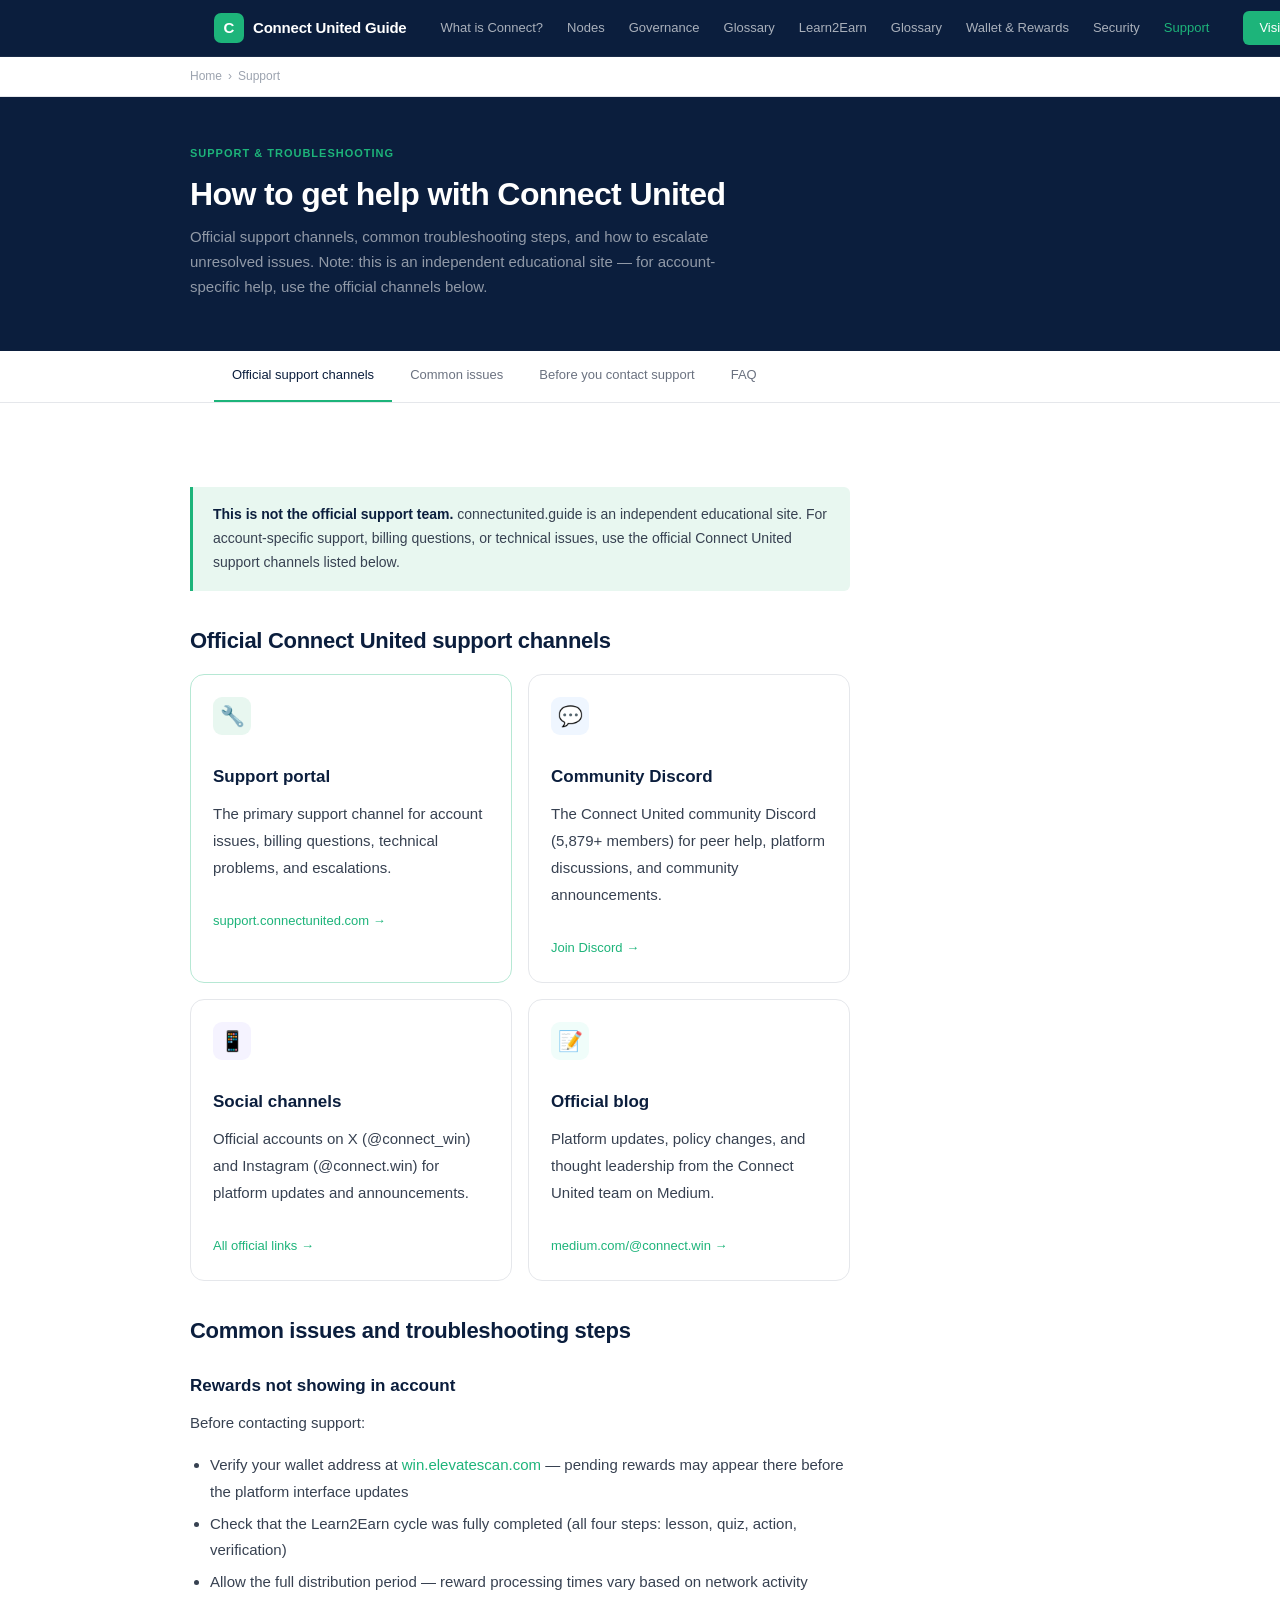
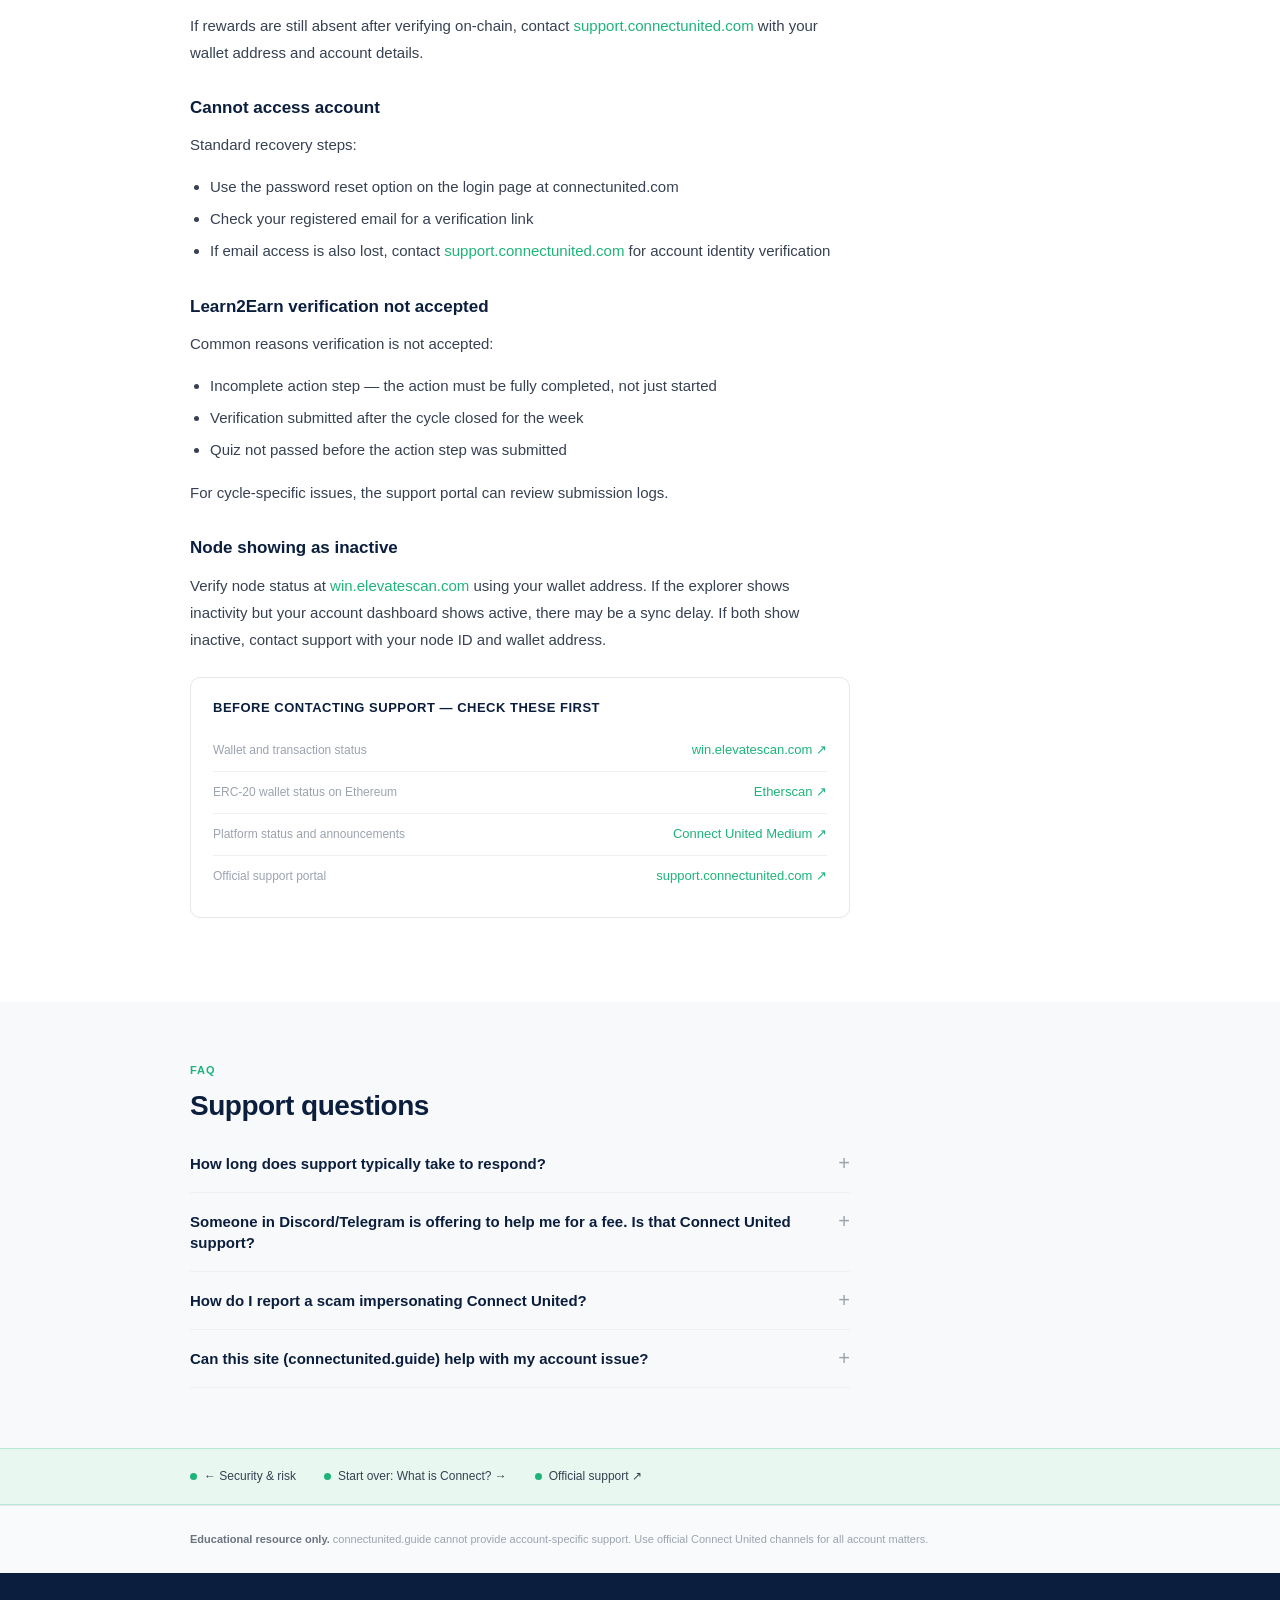
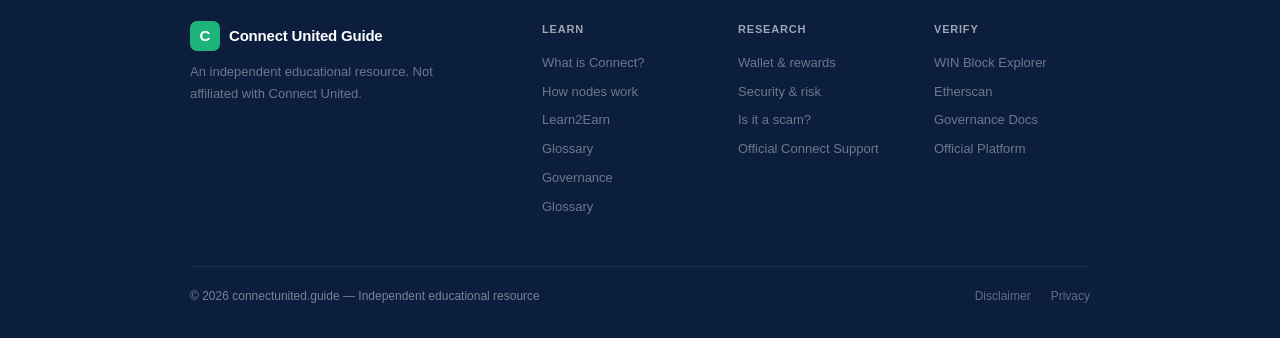
<file: support.html>
<!DOCTYPE html>
<html lang="en">
<head>
  <meta charset="UTF-8">
  <meta name="viewport" content="width=device-width, initial-scale=1.0">
  <link rel="icon" href="data:image/svg+xml,<svg xmlns=%22http://www.w3.org/2000/svg%22 viewBox=%220 0 100 100%22><rect width=%22100%22 height=%22100%22 rx=%2215%22 fill=%22%231DB47A%22/><text y=%22.9em%22 font-size=%2270%22 x=%2215%22 fill=%22white%22 font-weight=%22bold%22>C</text></svg>">
  <title>Connect United Support — Get Help and Troubleshoot Issues</title>
  <meta name="description" content="How to contact Connect United support. Common troubleshooting for accounts, rewards, wallets, and Learn2Earn. Official support channels and escalation paths.">
  <meta name="robots" content="index, follow">
  <link rel="canonical" href="https://connectunited.guide/support">
  <link rel="stylesheet" href="/style.css">
  <meta property="og:title" content="Connect United Support and Troubleshooting">
  <meta property="og:url" content="https://connectunited.guide/support">
  <meta property="og:type" content="article">
  <meta property="og:image" content="https://connectunited.guide/og-image.png">
  <meta property="og:image:width" content="1200">
  <meta property="og:image:height" content="630">
  <meta name="twitter:card" content="summary_large_image">
  <meta name="twitter:site" content="@connect_win">
  <meta name="twitter:image" content="https://connectunited.guide/og-image.png">
  <script type="application/ld+json">
  {
    "@context": "https://schema.org",
    "@type": "Article",
    "headline": "Connect United Support and Troubleshooting Guide",
    "description": "Official Connect United support channels, common troubleshooting for accounts, rewards, wallets, and Learn2Earn.",
    "url": "https://connectunited.guide/support",
    "datePublished": "2026-06-17",
    "dateModified": "2026-06-17",
    "author": { "@type": "Organization", "name": "Connect United Guide" },
    "publisher": { "@type": "Organization", "name": "Connect United Guide", "url": "https://connectunited.guide" }
  }
  </script>
  <script type="application/ld+json">
  {
    "@context": "https://schema.org",
    "@type": "BreadcrumbList",
    "itemListElement": [
      {"@type": "ListItem", "position": 1, "name": "Home", "item": "https://connectunited.guide/"},
      {"@type": "ListItem", "position": 2, "name": "Support", "item": "https://connectunited.guide/support"}
    ]
  }
  </script>
  <script type="application/ld+json">
  {
    "@context": "https://schema.org",
    "@type": "FAQPage",
    "mainEntity": [
      {"@type":"Question","name":"How do I contact Connect United support?","acceptedAnswer":{"@type":"Answer","text":"The primary support channel is support.connectunited.com. The community Discord at discord.com/invite/5YN72nWNW2 is also active for peer help. Official social accounts are listed at linktr.ee/connect.win."}},
      {"@type":"Question","name":"Someone offered to help me recover my Connect United rewards for a fee — is that legitimate?","acceptedAnswer":{"@type":"Answer","text":"No. Recovery services that charge upfront fees to retrieve crypto are almost universally scams. Contact Connect United directly at support.connectunited.com. Never pay a third party claiming to retrieve your funds."}}
    ]
  }
  </script>
</head>
<body>

<nav class="site-nav">
  <div class="nav-inner">
    <a href="/" class="nav-logo"><div class="nav-logomark">C</div><span class="nav-wordmark">Connect United Guide</span></a>
    <div class="nav-links">
      <a href="/what-is-connect">What is Connect?</a>
      <a href="/how-nodes-work">Nodes</a>
      <a href="/governance">Governance</a>
        <a href="/glossary">Glossary</a>
      <a href="/learn2earn">Learn2Earn</a>
      <a href="/glossary">Glossary</a>
      <a href="/wallet-rewards">Wallet &amp; Rewards</a>
      <a href="/security-risk">Security</a>
      <a href="https://support.connectunited.com" target="_blank" rel="noopener" class="active">Support</a>
    </div>
    <a href="https://connectunited.com" class="nav-cta" target="_blank" rel="noopener">Visit Platform →</a>
    <button class="nav-mobile-toggle">☰</button>
  </div>
</nav>

<div class="breadcrumb"><div class="breadcrumb-inner"><a href="/">Home</a><span>›</span><span>Support</span></div></div>

<div class="page-hero">
  <div class="page-hero-inner">
    <div class="page-hero-label">Support &amp; troubleshooting</div>
    <h1>How to get help with Connect United</h1>
    <p>Official support channels, common troubleshooting steps, and how to escalate unresolved issues. Note: this is an independent educational site — for account-specific help, use the official channels below.</p>
  </div>
</div>

<nav class="cluster-nav"><div class="cluster-nav-inner">
  <a href="#official-channels" class="cluster-tab active">Official support channels</a>
  <a href="#common-issues" class="cluster-tab">Common issues</a>
  <a href="#before-contacting" class="cluster-tab">Before you contact support</a>
  <a href="#faq" class="cluster-tab">FAQ</a>
</div></nav>

<section class="section" style="background: var(--surface);">
  <div class="section-inner">
    <div class="article-body">

      <div class="callout">
        <strong>This is not the official support team.</strong> connectunited.guide is an independent educational site. For account-specific support, billing questions, or technical issues, use the official Connect United support channels listed below.
      </div>

      <h2 id="official-channels">Official Connect United support channels</h2>

      <div class="card-grid-2" style="margin: 20px 0 32px;">
        <div class="card" style="border-color: var(--green-border);">
          <div class="card-icon green">🔧</div>
          <h3>Support portal</h3>
          <p>The primary support channel for account issues, billing questions, technical problems, and escalations.</p>
          <a href="https://support.connectunited.com" target="_blank" rel="noopener" class="card-link">support.connectunited.com →</a>
        </div>
        <div class="card">
          <div class="card-icon blue">💬</div>
          <h3>Community Discord</h3>
          <p>The Connect United community Discord (5,879+ members) for peer help, platform discussions, and community announcements.</p>
          <a href="https://discord.com/invite/5YN72nWNW2" target="_blank" rel="noopener" class="card-link">Join Discord →</a>
        </div>
        <div class="card">
          <div class="card-icon purple">📱</div>
          <h3>Social channels</h3>
          <p>Official accounts on X (@connect_win) and Instagram (@connect.win) for platform updates and announcements.</p>
          <a href="https://linktr.ee/connect.win" target="_blank" rel="noopener" class="card-link">All official links →</a>
        </div>
        <div class="card">
          <div class="card-icon teal">📝</div>
          <h3>Official blog</h3>
          <p>Platform updates, policy changes, and thought leadership from the Connect United team on Medium.</p>
          <a href="https://medium.com/@connect.win" target="_blank" rel="noopener" class="card-link">medium.com/@connect.win →</a>
        </div>
      </div>

      <h2 id="common-issues">Common issues and troubleshooting steps</h2>

      <h3>Rewards not showing in account</h3>
      <p>Before contacting support:</p>
      <ul>
        <li>Verify your wallet address at <a href="https://win.elevatescan.com" target="_blank" rel="noopener">win.elevatescan.com</a> — pending rewards may appear there before the platform interface updates</li>
        <li>Check that the Learn2Earn cycle was fully completed (all four steps: lesson, quiz, action, verification)</li>
        <li>Allow the full distribution period — reward processing times vary based on network activity</li>
      </ul>
      <p>If rewards are still absent after verifying on-chain, contact <a href="https://support.connectunited.com" target="_blank" rel="noopener">support.connectunited.com</a> with your wallet address and account details.</p>

      <h3>Cannot access account</h3>
      <p>Standard recovery steps:</p>
      <ul>
        <li>Use the password reset option on the login page at connectunited.com</li>
        <li>Check your registered email for a verification link</li>
        <li>If email access is also lost, contact <a href="https://support.connectunited.com" target="_blank" rel="noopener">support.connectunited.com</a> for account identity verification</li>
      </ul>

      <h3>Learn2Earn verification not accepted</h3>
      <p>Common reasons verification is not accepted:</p>
      <ul>
        <li>Incomplete action step — the action must be fully completed, not just started</li>
        <li>Verification submitted after the cycle closed for the week</li>
        <li>Quiz not passed before the action step was submitted</li>
      </ul>
      <p>For cycle-specific issues, the support portal can review submission logs.</p>

      <h3>Node showing as inactive</h3>
      <p>Verify node status at <a href="https://win.elevatescan.com" target="_blank" rel="noopener">win.elevatescan.com</a> using your wallet address. If the explorer shows inactivity but your account dashboard shows active, there may be a sync delay. If both show inactive, contact support with your node ID and wallet address.</p>

      <div class="verify-box" id="before-contacting">
        <h4>Before contacting support — check these first</h4>
        <div class="verify-link">
          <span>Wallet and transaction status</span>
          <a href="https://win.elevatescan.com" target="_blank" rel="noopener">win.elevatescan.com ↗</a>
        </div>
        <div class="verify-link">
          <span>ERC-20 wallet status on Ethereum</span>
          <a href="https://etherscan.io/token/0xb10cb07ca2cdac77fbb5707f6690301f9d036f45" target="_blank" rel="noopener">Etherscan ↗</a>
        </div>
        <div class="verify-link">
          <span>Platform status and announcements</span>
          <a href="https://medium.com/@connect.win" target="_blank" rel="noopener">Connect United Medium ↗</a>
        </div>
        <div class="verify-link">
          <span>Official support portal</span>
          <a href="https://support.connectunited.com" target="_blank" rel="noopener">support.connectunited.com ↗</a>
        </div>
      </div>

    </div>
  </div>
</section>

<section class="section" style="background: var(--bg);" id="faq">
  <div class="section-inner">
    <div class="section-label">FAQ</div>
    <h2 class="section-h2">Support questions</h2>
    <div class="faq-list">

      <div class="faq-item">
        <button class="faq-question" aria-expanded="false">How long does support typically take to respond?<span class="faq-toggle">+</span></button>
        <div class="faq-answer"><p>Response times through the official support portal at <a href="https://support.connectunited.com" target="_blank" rel="noopener">support.connectunited.com</a> vary. For faster community responses, the Discord server at <a href="https://discord.com/invite/5YN72nWNW2" target="_blank" rel="noopener">discord.com/invite/5YN72nWNW2</a> has active members who can often help with common questions while official support processes your ticket.</p></div>
      </div>

      <div class="faq-item">
        <button class="faq-question" aria-expanded="false">Someone in Discord/Telegram is offering to help me for a fee. Is that Connect United support?<span class="faq-toggle">+</span></button>
        <div class="faq-answer"><p>No. Official Connect United support operates through <a href="https://support.connectunited.com" target="_blank" rel="noopener">support.connectunited.com</a>. Unsolicited DMs offering help for a fee are scams. The official Discord is at discord.com/invite/5YN72nWNW2 — but even there, be cautious of DMs from users claiming to be staff. Legitimate staff will not ask for payment or your wallet private key.</p></div>
      </div>

      <div class="faq-item">
        <button class="faq-question" aria-expanded="false">How do I report a scam impersonating Connect United?<span class="faq-toggle">+</span></button>
        <div class="faq-answer"><p>Report to Connect United's official support team at <a href="https://support.connectunited.com" target="_blank" rel="noopener">support.connectunited.com</a> with details of the impersonation. If you have lost funds to a scammer, also report to your local financial regulator and, if applicable, the platform (Discord, Telegram, etc.) where the scam occurred. See the <a href="/security-risk">security guide</a> for more detail on scam identification.</p></div>
      </div>

      <div class="faq-item">
        <button class="faq-question" aria-expanded="false">Can this site (connectunited.guide) help with my account issue?<span class="faq-toggle">+</span></button>
        <div class="faq-answer"><p>No — connectunited.guide is an independent educational resource with no access to Connect United's platform systems, account data, or support infrastructure. For any account-specific issues, please use the official channels: <a href="https://support.connectunited.com" target="_blank" rel="noopener">support.connectunited.com</a> or the official Discord.</p></div>
      </div>

    </div>
  </div>
</section>

<div class="trust-band"><div class="trust-inner">
  <div class="trust-item"><div class="trust-dot"></div><a href="/security-risk" style="color:var(--text-mid);">← Security &amp; risk</a></div>
  <div class="trust-item"><div class="trust-dot"></div><a href="/what-is-connect" style="color:var(--text-mid);">Start over: What is Connect? →</a></div>
  <div class="trust-item"><div class="trust-dot"></div><a href="https://support.connectunited.com" target="_blank" rel="noopener" style="color:var(--text-mid);">Official support ↗</a></div>
</div></div>

<div class="site-disclaimer"><div class="disclaimer-inner"><strong>Educational resource only.</strong> connectunited.guide cannot provide account-specific support. Use official Connect United channels for all account matters.</div></div>

<footer class="site-footer"><div class="footer-inner">
  <div class="footer-grid">
    <div class="footer-brand"><div class="nav-logo" style="margin-bottom:0;"><div class="nav-logomark">C</div><span class="nav-wordmark">Connect United Guide</span></div><p>An independent educational resource. Not affiliated with Connect United.</p></div>
    <div class="footer-col"><h4>Learn</h4><a href="/what-is-connect">What is Connect?</a><a href="/how-nodes-work">How nodes work</a><a href="/learn2earn">Learn2Earn</a>
      <a href="/glossary">Glossary</a><a href="/governance">Governance</a>
        <a href="/glossary">Glossary</a></div>
    <div class="footer-col"><h4>Research</h4><a href="/wallet-rewards">Wallet &amp; rewards</a><a href="/security-risk">Security &amp; risk</a>
        <a href="/is-connect-united-a-scam">Is it a scam?</a><a href="https://support.connectunited.com" target="_blank" rel="noopener">Official Connect Support</a></div>
    <div class="footer-col"><h4>Verify</h4><a href="https://win.elevatescan.com" target="_blank" rel="noopener">WIN Block Explorer</a><a href="https://etherscan.io/token/0xb10cb07ca2cdac77fbb5707f6690301f9d036f45" target="_blank" rel="noopener">Etherscan</a><a href="https://win.node-governance.io" target="_blank" rel="noopener">Governance Docs</a><a href="https://connectunited.com" target="_blank" rel="noopener">Official Platform</a></div>
  </div>
  <div class="footer-bottom"><span>© 2026 connectunited.guide — Independent educational resource</span><div style="display:flex;gap:20px;"><a href="/disclaimer">Disclaimer</a><a href="/privacy">Privacy</a></div></div>
</div></footer>
<script src="/site.js"></script>
</body>
</html>
</file>
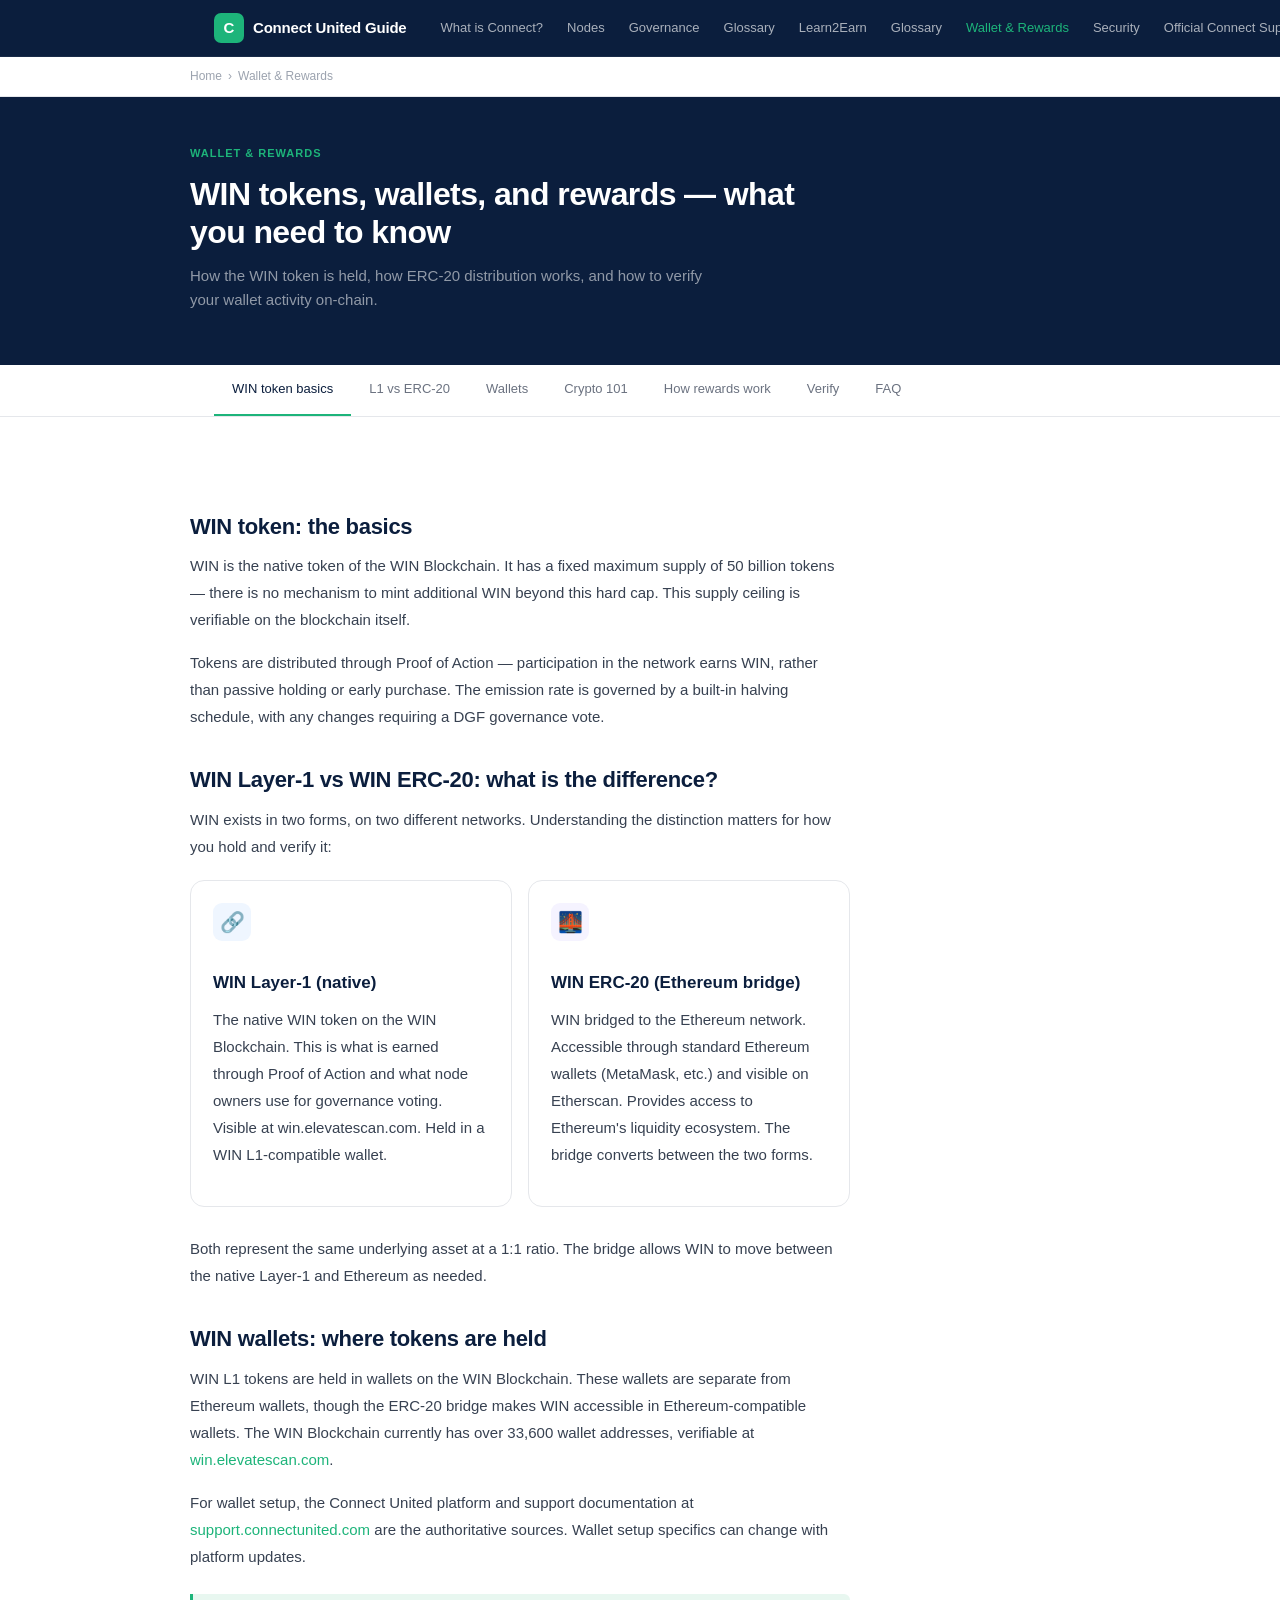
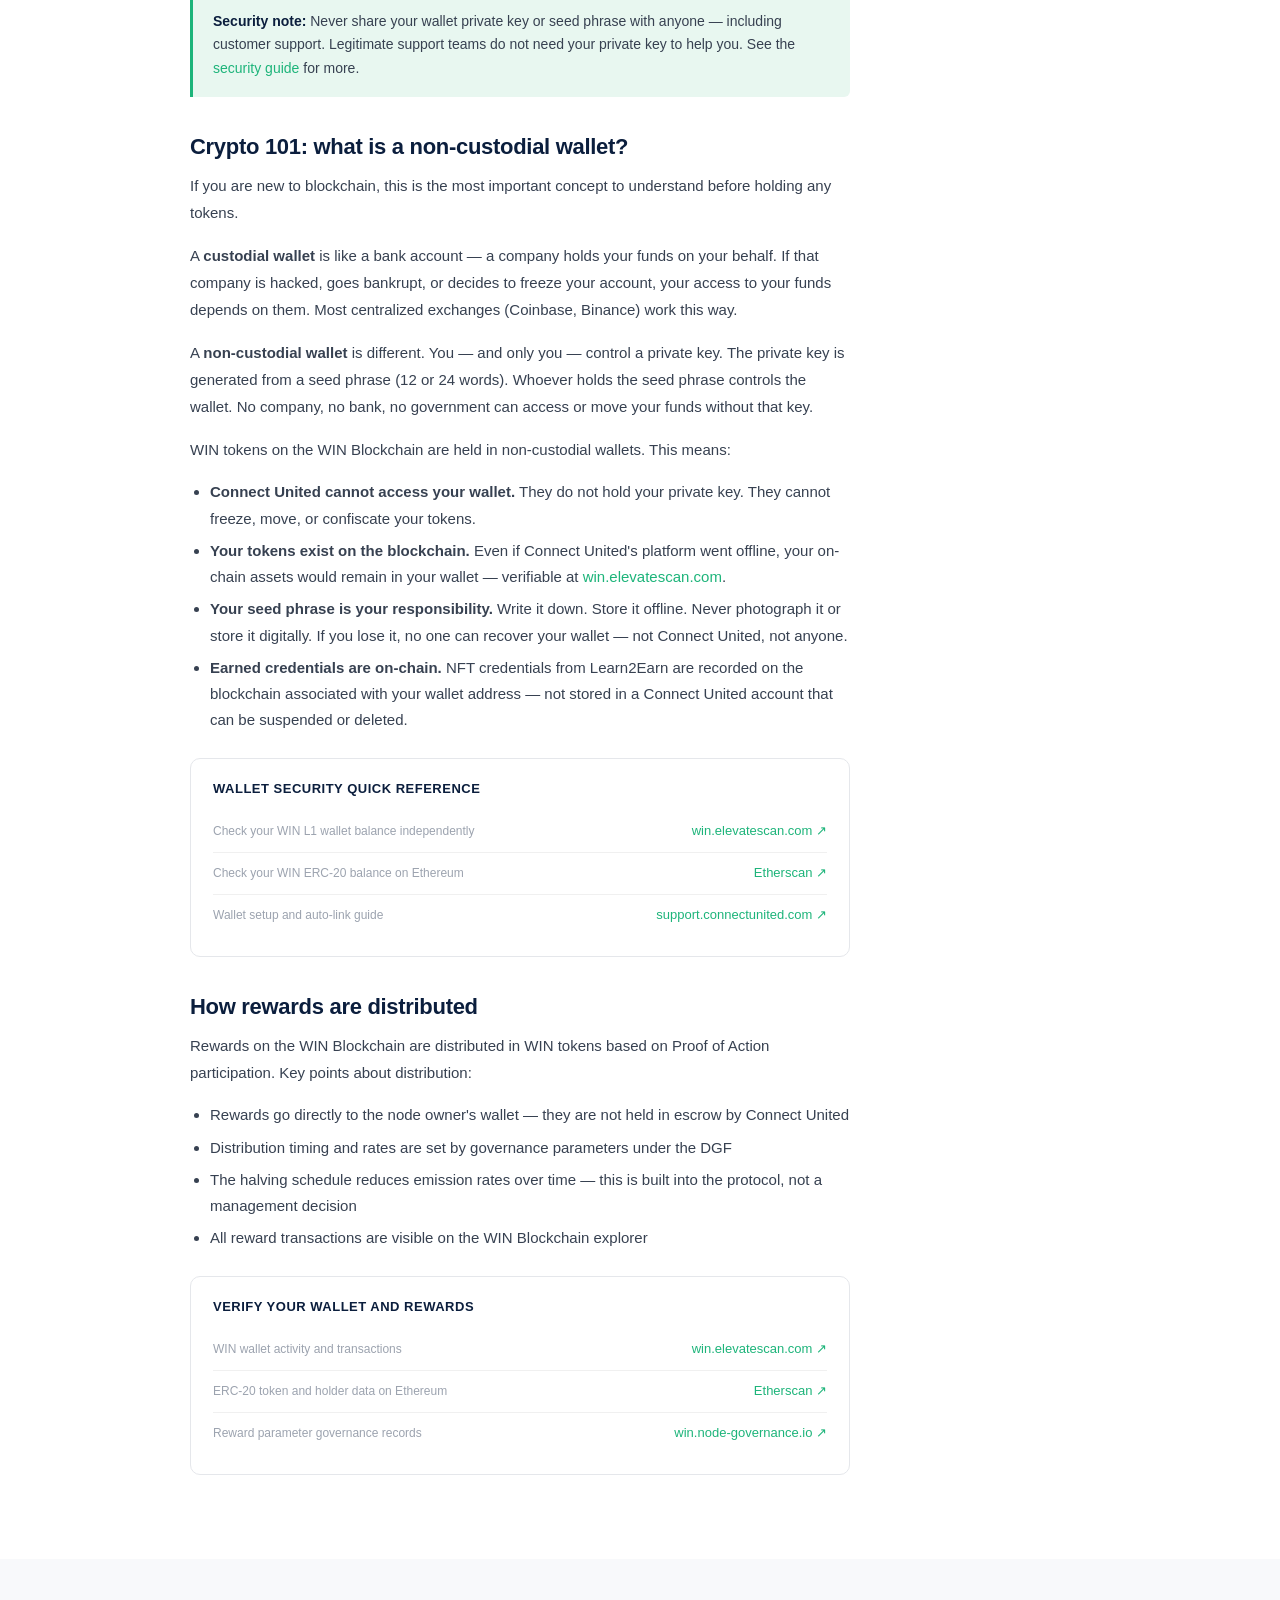
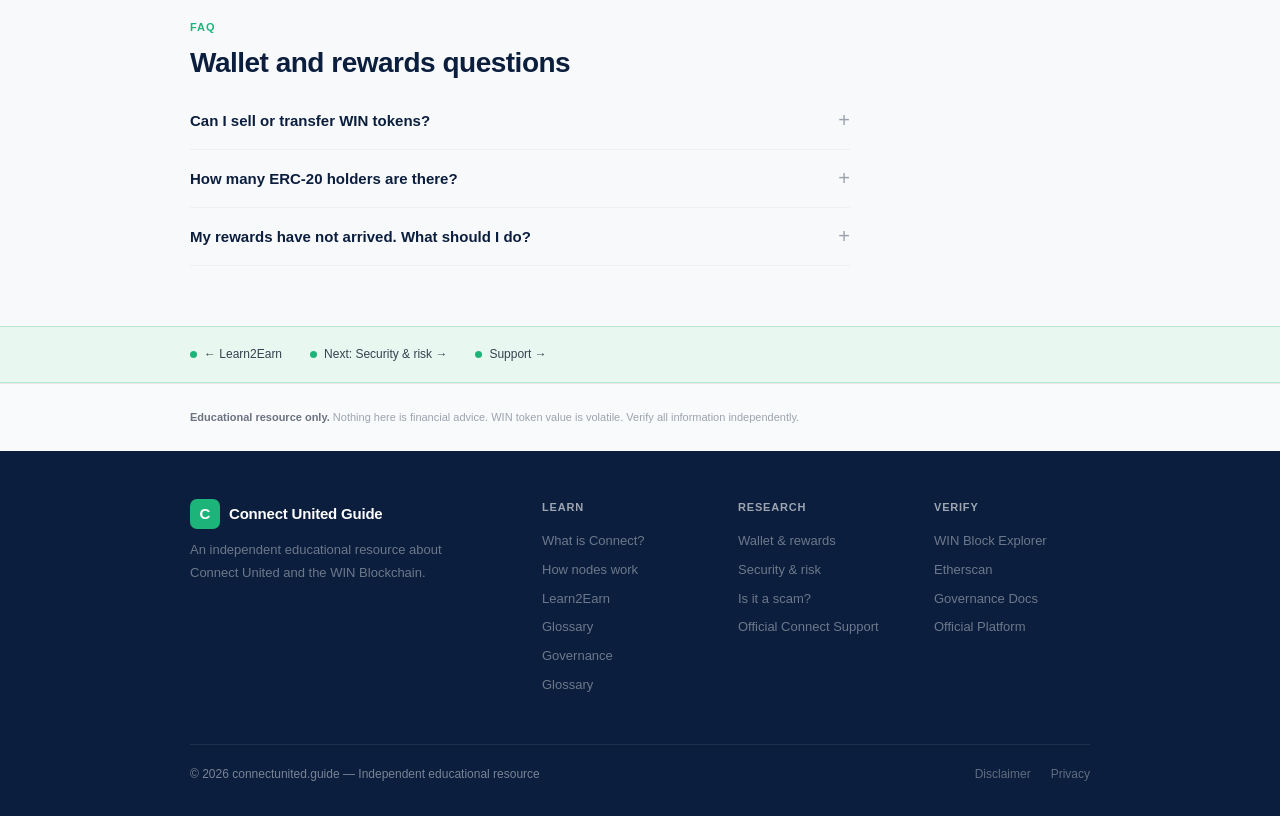
<file: wallet-rewards.html>
<!DOCTYPE html>
<html lang="en">
<head>
  <meta charset="UTF-8">
  <meta name="viewport" content="width=device-width, initial-scale=1.0">
  <link rel="icon" href="data:image/svg+xml,<svg xmlns=%22http://www.w3.org/2000/svg%22 viewBox=%220 0 100 100%22><rect width=%22100%22 height=%22100%22 rx=%2215%22 fill=%22%231DB47A%22/><text y=%22.9em%22 font-size=%2270%22 x=%2215%22 fill=%22white%22 font-weight=%22bold%22>C</text></svg>">
  <title>Connect United Wallet and WIN Token Rewards — FAQ</title>
  <meta name="description" content="How does the WIN token wallet work? How are rewards distributed? What is the ERC-20 bridge? Connect United wallet and rewards explained with sources.">
  <meta name="robots" content="index, follow">
  <link rel="canonical" href="https://connectunited.guide/wallet-rewards">
  <link rel="stylesheet" href="/style.css">
  <meta property="og:title" content="Connect United Wallet and WIN Token Rewards FAQ">
  <meta property="og:url" content="https://connectunited.guide/wallet-rewards">
  <meta property="og:type" content="article">
  <meta property="og:image" content="https://connectunited.guide/og-image.png">
  <meta property="og:image:width" content="1200">
  <meta property="og:image:height" content="630">
  <meta name="twitter:card" content="summary_large_image">
  <meta name="twitter:site" content="@connect_win">
  <meta name="twitter:image" content="https://connectunited.guide/og-image.png">
  <script type="application/ld+json">
  {
    "@context": "https://schema.org",
    "@type": "Article",
    "headline": "Connect United Wallet and WIN Token Rewards",
    "description": "How the WIN token wallet works, how ERC-20 distribution works, and how to verify your wallet on-chain.",
    "url": "https://connectunited.guide/wallet-rewards",
    "datePublished": "2026-06-17",
    "dateModified": "2026-06-17",
    "author": { "@type": "Organization", "name": "Connect United Guide" },
    "publisher": { "@type": "Organization", "name": "Connect United Guide", "url": "https://connectunited.guide" }
  }
  </script>
  <script type="application/ld+json">
  {
    "@context": "https://schema.org",
    "@type": "FAQPage",
    "mainEntity": [
      {"@type":"Question","name":"How many WIN token ERC-20 holders are there?","acceptedAnswer":{"@type":"Answer","text":"As of mid-2026, there are over 10,240 ERC-20 holders on Ethereum, publicly verifiable on Etherscan using the WIN token contract address."}},
      {"@type":"Question","name":"What is the difference between WIN Layer-1 and WIN ERC-20?","acceptedAnswer":{"@type":"Answer","text":"WIN Layer-1 is the native token on the WIN Blockchain, earned through Proof of Action and used for governance voting. WIN ERC-20 is WIN bridged to the Ethereum network, accessible through standard Ethereum wallets. Both represent the same asset at a 1:1 ratio via the bridge."}}
    ]
  }
  </script>
  <script type="application/ld+json">
  {
    "@context": "https://schema.org",
    "@type": "BreadcrumbList",
    "itemListElement": [
      {"@type": "ListItem", "position": 1, "name": "Home", "item": "https://connectunited.guide/"},
      {"@type": "ListItem", "position": 2, "name": "Wallet and Rewards", "item": "https://connectunited.guide/wallet-rewards"}
    ]
  }
  </script>
</head>
<body>

<nav class="site-nav">
  <div class="nav-inner">
    <a href="/" class="nav-logo"><div class="nav-logomark">C</div><span class="nav-wordmark">Connect United Guide</span></a>
    <div class="nav-links">
      <a href="/what-is-connect">What is Connect?</a>
      <a href="/how-nodes-work">Nodes</a>
      <a href="/governance">Governance</a>
        <a href="/glossary">Glossary</a>
      <a href="/learn2earn">Learn2Earn</a>
      <a href="/glossary">Glossary</a>
      <a href="/wallet-rewards" class="active">Wallet &amp; Rewards</a>
      <a href="/security-risk">Security</a>
      <a href="https://support.connectunited.com" target="_blank" rel="noopener">Official Connect Support</a>
    </div>
    <a href="https://connectunited.com" class="nav-cta" target="_blank" rel="noopener">Visit Platform →</a>
    <button class="nav-mobile-toggle">☰</button>
  </div>
</nav>

<div class="breadcrumb"><div class="breadcrumb-inner"><a href="/">Home</a><span>›</span><span>Wallet &amp; Rewards</span></div></div>

<div class="page-hero">
  <div class="page-hero-inner">
    <div class="page-hero-label">Wallet &amp; rewards</div>
    <h1>WIN tokens, wallets, and rewards — what you need to know</h1>
    <p>How the WIN token is held, how ERC-20 distribution works, and how to verify your wallet activity on-chain.</p>
  </div>
</div>

<nav class="cluster-nav"><div class="cluster-nav-inner">
  <a href="#win-token" class="cluster-tab active">WIN token basics</a>
  <a href="#l1-vs-erc20" class="cluster-tab">L1 vs ERC-20</a>
  <a href="#wallets" class="cluster-tab">Wallets</a>
  <a href="#non-custodial" class="cluster-tab">Crypto 101</a>
  <a href="#rewards" class="cluster-tab">How rewards work</a>
  <a href="#verify" class="cluster-tab">Verify</a>
  <a href="#faq" class="cluster-tab">FAQ</a>
</div></nav>

<section class="section" style="background: var(--surface);">
  <div class="section-inner">
    <div class="article-body">

      <h2 id="win-token">WIN token: the basics</h2>
      <p>WIN is the native token of the WIN Blockchain. It has a fixed maximum supply of 50 billion tokens — there is no mechanism to mint additional WIN beyond this hard cap. This supply ceiling is verifiable on the blockchain itself.</p>
      <p>Tokens are distributed through Proof of Action — participation in the network earns WIN, rather than passive holding or early purchase. The emission rate is governed by a built-in halving schedule, with any changes requiring a DGF governance vote.</p>

      <h2 id="l1-vs-erc20">WIN Layer-1 vs WIN ERC-20: what is the difference?</h2>
      <p>WIN exists in two forms, on two different networks. Understanding the distinction matters for how you hold and verify it:</p>
      <div class="card-grid-2" style="margin: 20px 0 28px;">
        <div class="card">
          <div class="card-icon blue">🔗</div>
          <h3>WIN Layer-1 (native)</h3>
          <p>The native WIN token on the WIN Blockchain. This is what is earned through Proof of Action and what node owners use for governance voting. Visible at win.elevatescan.com. Held in a WIN L1-compatible wallet.</p>
        </div>
        <div class="card">
          <div class="card-icon purple">🌉</div>
          <h3>WIN ERC-20 (Ethereum bridge)</h3>
          <p>WIN bridged to the Ethereum network. Accessible through standard Ethereum wallets (MetaMask, etc.) and visible on Etherscan. Provides access to Ethereum's liquidity ecosystem. The bridge converts between the two forms.</p>
        </div>
      </div>
      <p>Both represent the same underlying asset at a 1:1 ratio. The bridge allows WIN to move between the native Layer-1 and Ethereum as needed.</p>

      <h2 id="wallets">WIN wallets: where tokens are held</h2>
      <p>WIN L1 tokens are held in wallets on the WIN Blockchain. These wallets are separate from Ethereum wallets, though the ERC-20 bridge makes WIN accessible in Ethereum-compatible wallets. The WIN Blockchain currently has over 33,600 wallet addresses, verifiable at <a href="https://win.elevatescan.com" target="_blank" rel="noopener">win.elevatescan.com</a>.</p>
      <p>For wallet setup, the Connect United platform and support documentation at <a href="https://support.connectunited.com" target="_blank" rel="noopener">support.connectunited.com</a> are the authoritative sources. Wallet setup specifics can change with platform updates.</p>

      <div class="callout">
        <strong>Security note:</strong> Never share your wallet private key or seed phrase with anyone — including customer support. Legitimate support teams do not need your private key to help you. See the <a href="/security-risk">security guide</a> for more.
      </div>

      <h2 id="non-custodial">Crypto 101: what is a non-custodial wallet?</h2>
      <p>If you are new to blockchain, this is the most important concept to understand before holding any tokens.</p>
      <p>A <strong>custodial wallet</strong> is like a bank account — a company holds your funds on your behalf. If that company is hacked, goes bankrupt, or decides to freeze your account, your access to your funds depends on them. Most centralized exchanges (Coinbase, Binance) work this way.</p>
      <p>A <strong>non-custodial wallet</strong> is different. You — and only you — control a private key. The private key is generated from a seed phrase (12 or 24 words). Whoever holds the seed phrase controls the wallet. No company, no bank, no government can access or move your funds without that key.</p>
      <p>WIN tokens on the WIN Blockchain are held in non-custodial wallets. This means:</p>
      <ul>
        <li><strong>Connect United cannot access your wallet.</strong> They do not hold your private key. They cannot freeze, move, or confiscate your tokens.</li>
        <li><strong>Your tokens exist on the blockchain.</strong> Even if Connect United's platform went offline, your on-chain assets would remain in your wallet — verifiable at <a href="https://win.elevatescan.com" target="_blank" rel="noopener">win.elevatescan.com</a>.</li>
        <li><strong>Your seed phrase is your responsibility.</strong> Write it down. Store it offline. Never photograph it or store it digitally. If you lose it, no one can recover your wallet — not Connect United, not anyone.</li>
        <li><strong>Earned credentials are on-chain.</strong> NFT credentials from Learn2Earn are recorded on the blockchain associated with your wallet address — not stored in a Connect United account that can be suspended or deleted.</li>
      </ul>

      <div class="verify-box">
        <h4>Wallet security quick reference</h4>
        <div class="verify-link">
          <span>Check your WIN L1 wallet balance independently</span>
          <a href="https://win.elevatescan.com" target="_blank" rel="noopener">win.elevatescan.com ↗</a>
        </div>
        <div class="verify-link">
          <span>Check your WIN ERC-20 balance on Ethereum</span>
          <a href="https://etherscan.io/token/0xb10cb07ca2cdac77fbb5707f6690301f9d036f45" target="_blank" rel="noopener">Etherscan ↗</a>
        </div>
        <div class="verify-link">
          <span>Wallet setup and auto-link guide</span>
          <a href="https://support.connectunited.com/hc/en-us/articles/50235938225428-How-to-Create-your-Connect-Account-and-Setup-your-Wallet-with-Auto-Link" target="_blank" rel="noopener">support.connectunited.com ↗</a>
        </div>
      </div>

      <h2 id="rewards">How rewards are distributed</h2>
      <p>Rewards on the WIN Blockchain are distributed in WIN tokens based on Proof of Action participation. Key points about distribution:</p>
      <ul>
        <li>Rewards go directly to the node owner's wallet — they are not held in escrow by Connect United</li>
        <li>Distribution timing and rates are set by governance parameters under the DGF</li>
        <li>The halving schedule reduces emission rates over time — this is built into the protocol, not a management decision</li>
        <li>All reward transactions are visible on the WIN Blockchain explorer</li>
      </ul>

      <div class="verify-box" id="verify">
        <h4>Verify your wallet and rewards</h4>
        <div class="verify-link">
          <span>WIN wallet activity and transactions</span>
          <a href="https://win.elevatescan.com" target="_blank" rel="noopener">win.elevatescan.com ↗</a>
        </div>
        <div class="verify-link">
          <span>ERC-20 token and holder data on Ethereum</span>
          <a href="https://etherscan.io/token/0xb10cb07ca2cdac77fbb5707f6690301f9d036f45" target="_blank" rel="noopener">Etherscan ↗</a>
        </div>
        <div class="verify-link">
          <span>Reward parameter governance records</span>
          <a href="https://win.node-governance.io" target="_blank" rel="noopener">win.node-governance.io ↗</a>
        </div>
      </div>

    </div>
  </div>
</section>

<section class="section" style="background: var(--bg);" id="faq">
  <div class="section-inner">
    <div class="section-label">FAQ</div>
    <h2 class="section-h2">Wallet and rewards questions</h2>
    <div class="faq-list">

      <div class="faq-item">
        <button class="faq-question" aria-expanded="false">Can I sell or transfer WIN tokens?<span class="faq-toggle">+</span></button>
        <div class="faq-answer"><p>WIN tokens held in a wallet can be transferred. The ERC-20 version on Ethereum is accessible through decentralized exchanges. For current liquidity and trading options, check CoinMarketCap at <a href="https://coinmarketcap.com/currencies/connect-united/" target="_blank" rel="noopener">coinmarketcap.com</a>. Token prices are volatile and not guaranteed. This is not financial advice.</p></div>
      </div>

      <div class="faq-item">
        <button class="faq-question" aria-expanded="false">How many ERC-20 holders are there?<span class="faq-toggle">+</span></button>
        <div class="faq-answer"><p>As of the most recent data, there are over 10,240 ERC-20 holders on Ethereum. This is publicly verifiable at any time on <a href="https://etherscan.io/token/0xb10cb07ca2cdac77fbb5707f6690301f9d036f45" target="_blank" rel="noopener">Etherscan</a> — search the WIN token contract address.</p></div>
      </div>

      <div class="faq-item">
        <button class="faq-question" aria-expanded="false">My rewards have not arrived. What should I do?<span class="faq-toggle">+</span></button>
        <div class="faq-answer"><p>First verify your wallet address at <a href="https://win.elevatescan.com" target="_blank" rel="noopener">win.elevatescan.com</a> — pending transactions are visible there. If no transaction appears, contact the Connect United support team at <a href="https://support.connectunited.com" target="_blank" rel="noopener">support.connectunited.com</a> with your account information. See the <a href="https://support.connectunited.com" target="_blank" rel="noopener">support guide</a> for full troubleshooting steps.</p></div>
      </div>

    </div>
  </div>
</section>

<div class="trust-band"><div class="trust-inner">
  <div class="trust-item"><div class="trust-dot"></div><a href="/learn2earn" style="color:var(--text-mid);">← Learn2Earn</a></div>
  <div class="trust-item"><div class="trust-dot"></div><a href="/security-risk" style="color:var(--text-mid);">Next: Security &amp; risk →</a></div>
  <div class="trust-item"><div class="trust-dot"></div><a href="https://support.connectunited.com" target="_blank" rel="noopener" style="color:var(--text-mid);">Support →</a></div>
</div></div>

<div class="site-disclaimer"><div class="disclaimer-inner"><strong>Educational resource only.</strong> Nothing here is financial advice. WIN token value is volatile. Verify all information independently.</div></div>

<footer class="site-footer"><div class="footer-inner">
  <div class="footer-grid">
    <div class="footer-brand"><div class="nav-logo" style="margin-bottom:0;"><div class="nav-logomark">C</div><span class="nav-wordmark">Connect United Guide</span></div><p>An independent educational resource about Connect United and the WIN Blockchain.</p></div>
    <div class="footer-col"><h4>Learn</h4><a href="/what-is-connect">What is Connect?</a><a href="/how-nodes-work">How nodes work</a><a href="/learn2earn">Learn2Earn</a>
      <a href="/glossary">Glossary</a><a href="/governance">Governance</a>
        <a href="/glossary">Glossary</a></div>
    <div class="footer-col"><h4>Research</h4><a href="/wallet-rewards">Wallet &amp; rewards</a><a href="/security-risk">Security &amp; risk</a>
        <a href="/is-connect-united-a-scam">Is it a scam?</a><a href="https://support.connectunited.com" target="_blank" rel="noopener">Official Connect Support</a></div>
    <div class="footer-col"><h4>Verify</h4><a href="https://win.elevatescan.com" target="_blank" rel="noopener">WIN Block Explorer</a><a href="https://etherscan.io/token/0xb10cb07ca2cdac77fbb5707f6690301f9d036f45" target="_blank" rel="noopener">Etherscan</a><a href="https://win.node-governance.io" target="_blank" rel="noopener">Governance Docs</a><a href="https://connectunited.com" target="_blank" rel="noopener">Official Platform</a></div>
  </div>
  <div class="footer-bottom"><span>© 2026 connectunited.guide — Independent educational resource</span><div style="display:flex;gap:20px;"><a href="/disclaimer">Disclaimer</a><a href="/privacy">Privacy</a></div></div>
</div></footer>
<script src="/site.js"></script>
</body>
</html>
</file>
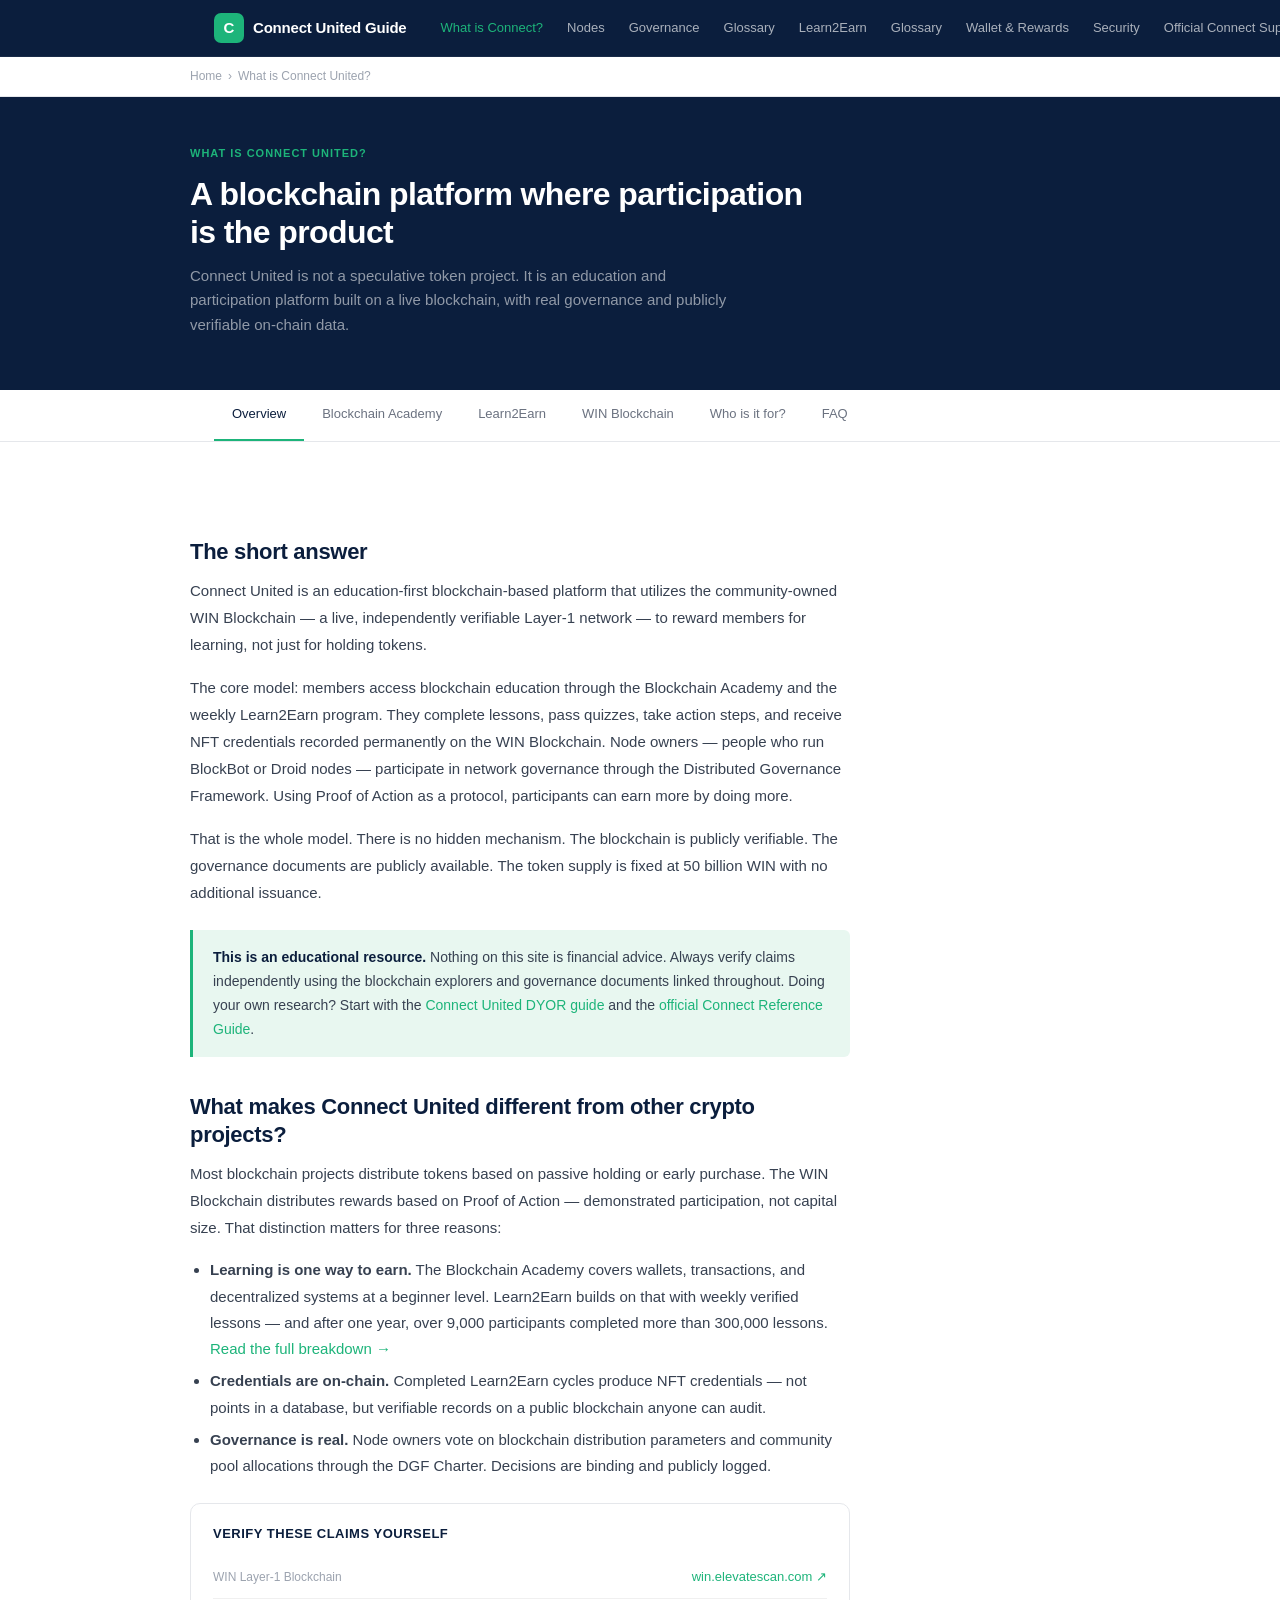
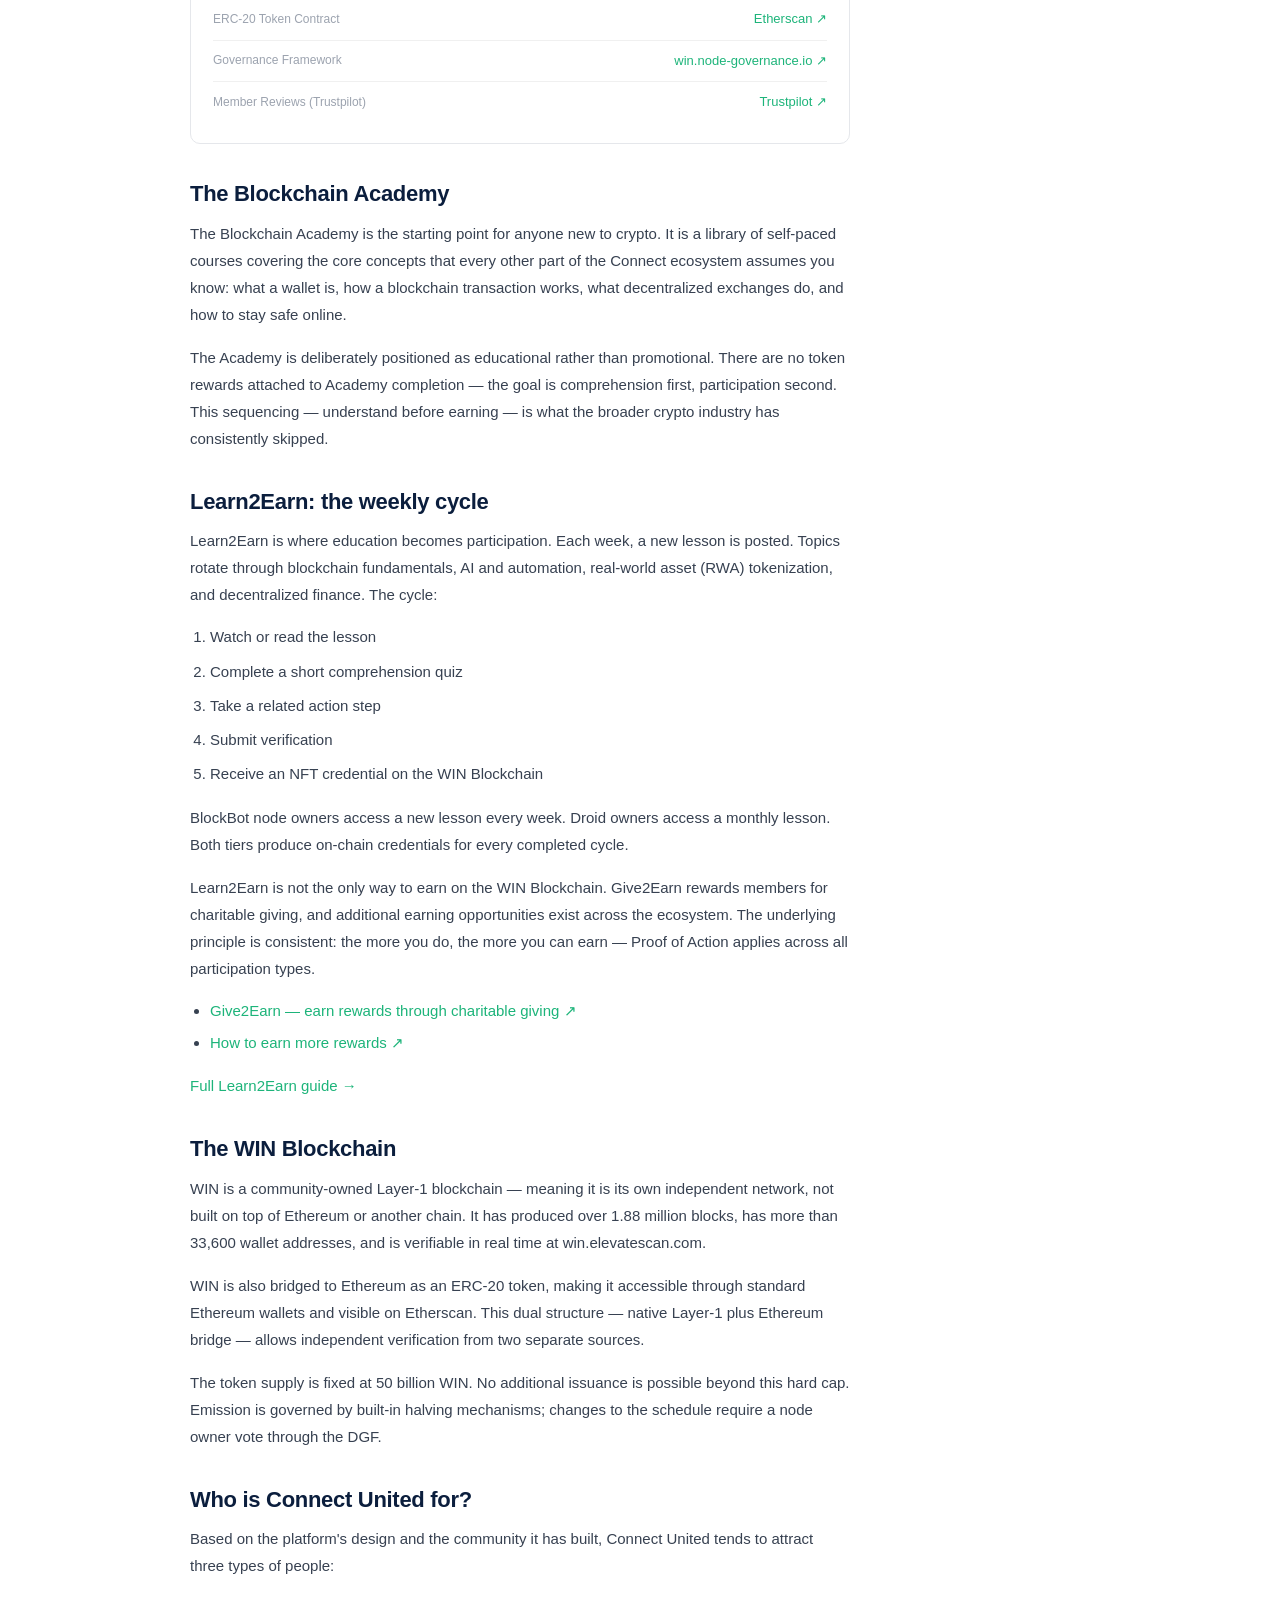
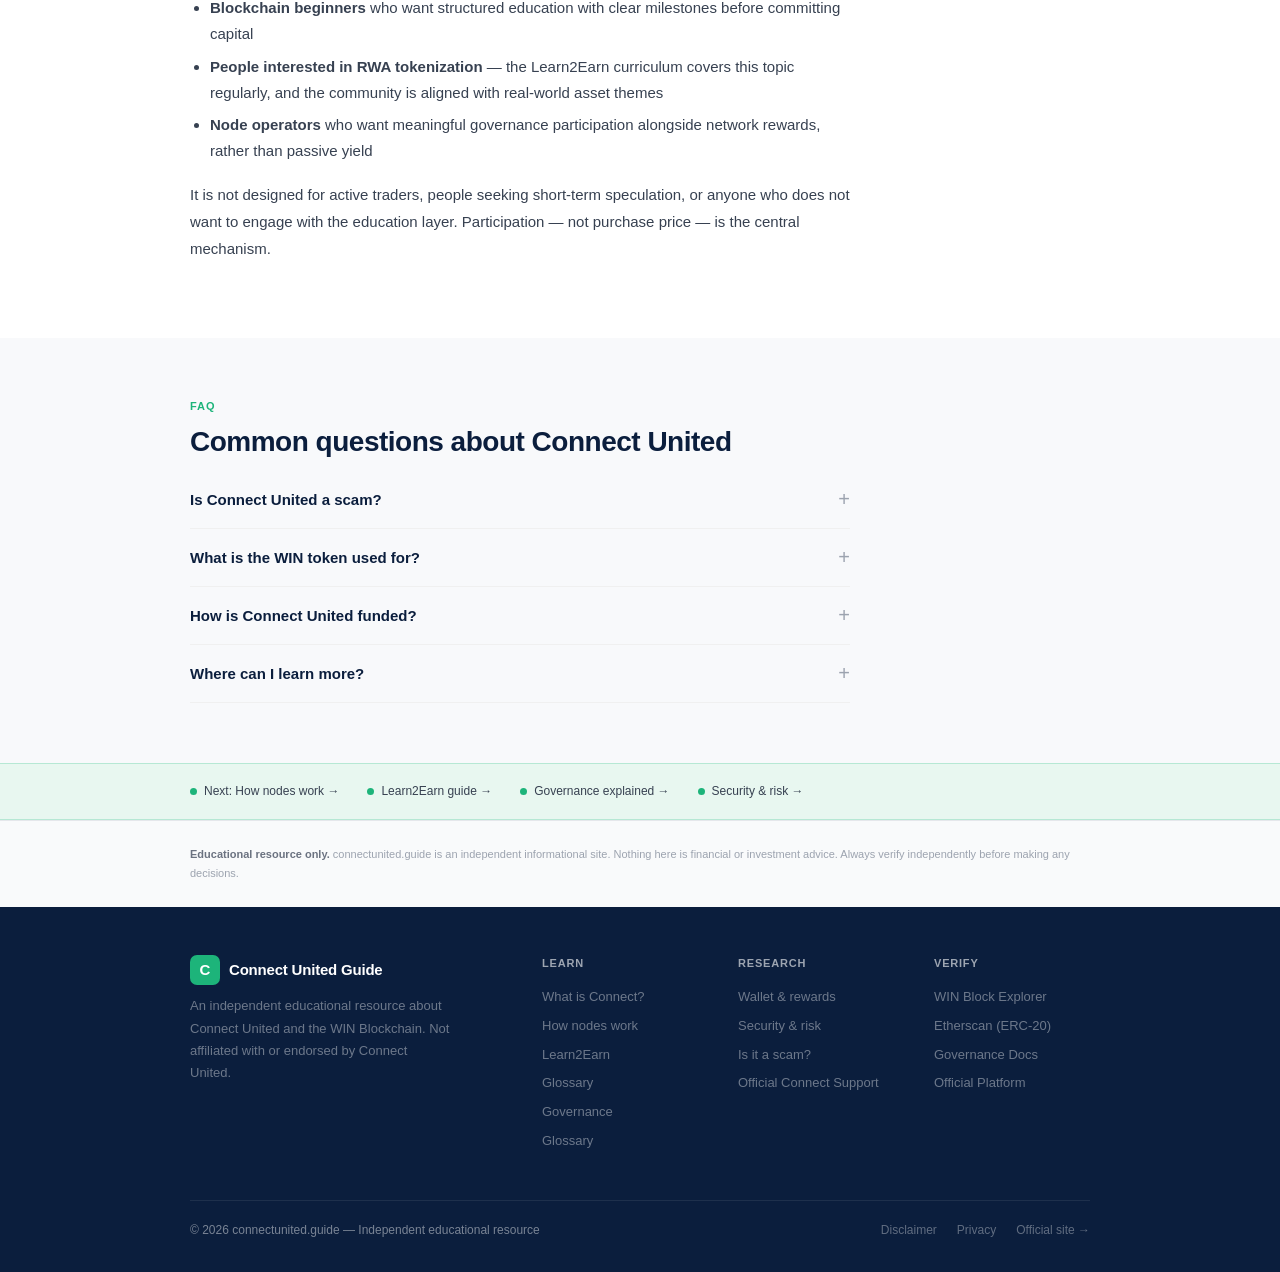
<file: what-is-connect.html>
<!DOCTYPE html>
<html lang="en">
<head>
  <meta charset="UTF-8">
  <meta name="viewport" content="width=device-width, initial-scale=1.0">
  <link rel="icon" href="data:image/svg+xml,<svg xmlns=%22http://www.w3.org/2000/svg%22 viewBox=%220 0 100 100%22><rect width=%22100%22 height=%22100%22 rx=%2215%22 fill=%22%231DB47A%22/><text y=%22.9em%22 font-size=%2270%22 x=%2215%22 fill=%22white%22 font-weight=%22bold%22>C</text></svg>">
  <title>What Is Connect United? Plain-English Explanation</title>
  <meta name="description" content="What is Connect United? A plain-English explanation of the WIN Blockchain, the Learn2Earn model, the Blockchain Academy, BlockBot nodes, and how the platform works.">
  <meta name="robots" content="index, follow">
  <link rel="canonical" href="https://connectunited.guide/what-is-connect">
  <meta property="og:title" content="What Is Connect United?">
  <meta property="og:description" content="Plain-English explanation of the WIN Blockchain, Learn2Earn, and the Connect United platform.">
  <meta property="og:type" content="article">
  <meta property="og:url" content="https://connectunited.guide/what-is-connect">
  <script type="application/ld+json">
  {
    "@context": "https://schema.org",
    "@type": "Article",
    "headline": "What Is Connect United?",
    "description": "A plain-English explanation of Connect United, the WIN Blockchain, Learn2Earn, and how the platform differs from typical crypto projects.",
    "url": "https://connectunited.guide/what-is-connect",
    "datePublished": "2026-06-17",
    "dateModified": "2026-06-17",
    "author": { "@type": "Organization", "name": "Connect United Guide" },
    "publisher": { "@type": "Organization", "name": "Connect United Guide", "url": "https://connectunited.guide" }
  }
  </script>
  <link rel="stylesheet" href="/style.css">
  <meta property="og:image" content="https://connectunited.guide/og-image.png">
  <meta property="og:image:width" content="1200">
  <meta property="og:image:height" content="630">
  <meta name="twitter:card" content="summary_large_image">
  <meta name="twitter:site" content="@connect_win">
  <meta name="twitter:image" content="https://connectunited.guide/og-image.png">
  <script type="application/ld+json">
  {
    "@context": "https://schema.org",
    "@type": "BreadcrumbList",
    "itemListElement": [
      {"@type": "ListItem", "position": 1, "name": "Home", "item": "https://connectunited.guide/"},
      {"@type": "ListItem", "position": 2, "name": "What Is Connect United?", "item": "https://connectunited.guide/what-is-connect"}
    ]
  }
  </script>
  <script type="application/ld+json">
  {
    "@context": "https://schema.org",
    "@type": "FAQPage",
    "mainEntity": [
      {"@type":"Question","name":"Is Connect United a scam?","acceptedAnswer":{"@type":"Answer","text":"The blockchain is publicly verifiable at win.elevatescan.com. The ERC-20 token contract is on Etherscan. Governance documents are public at win.node-governance.io. Trustpilot shows 96 reviews at 4.8 stars. 98% bullish on CoinMarketCap from over 7,900 votes. That said, no blockchain project is risk-free — always do your own research before participating financially."}},
      {"@type":"Question","name":"What is the WIN token used for?","acceptedAnswer":{"@type":"Answer","text":"WIN is the native token of the WIN Blockchain. It is used for transaction fees on the network, governance voting by node owners, and as the reward token distributed through the Proof of Action model. WIN is also available as an ERC-20 on Ethereum through a cross-chain bridge."}},
      {"@type":"Question","name":"How is Connect United funded?","acceptedAnswer":{"@type":"Answer","text":"Connect United generates revenue through node product sales (BlockBot and Droid), platform subscriptions, and its broader ecosystem. It did not raise capital through an ICO. Distribution is built around ongoing participation rather than upfront capital raises."}}
    ]
  }
  </script>
</head>
<body>

<nav class="site-nav">
  <div class="nav-inner">
    <a href="/" class="nav-logo">
      <div class="nav-logomark">C</div>
      <span class="nav-wordmark">Connect United Guide</span>
    </a>
    <div class="nav-links">
      <a href="/what-is-connect" class="active">What is Connect?</a>
      <a href="/how-nodes-work">Nodes</a>
      <a href="/governance">Governance</a>
        <a href="/glossary">Glossary</a>
      <a href="/learn2earn">Learn2Earn</a>
      <a href="/glossary">Glossary</a>
      <a href="/wallet-rewards">Wallet &amp; Rewards</a>
      <a href="/security-risk">Security</a>
      <a href="https://support.connectunited.com" target="_blank" rel="noopener">Official Connect Support</a>
    </div>
    <a href="https://connectunited.com" class="nav-cta" target="_blank" rel="noopener">Visit Platform →</a>
    <button class="nav-mobile-toggle">☰</button>
  </div>
</nav>

<div class="breadcrumb">
  <div class="breadcrumb-inner">
    <a href="/">Home</a>
    <span>›</span>
    <span>What is Connect United?</span>
  </div>
</div>

<div class="page-hero">
  <div class="page-hero-inner">
    <div class="page-hero-label">What is Connect United?</div>
    <h1>A blockchain platform where participation is the product</h1>
    <p>Connect United is not a speculative token project. It is an education and participation platform built on a live blockchain, with real governance and publicly verifiable on-chain data.</p>
  </div>
</div>

<nav class="cluster-nav">
  <div class="cluster-nav-inner">
    <a href="#overview" class="cluster-tab active">Overview</a>
    <a href="#blockchain-academy" class="cluster-tab">Blockchain Academy</a>
    <a href="#learn2earn" class="cluster-tab">Learn2Earn</a>
    <a href="#win-blockchain" class="cluster-tab">WIN Blockchain</a>
    <a href="#who-is-it-for" class="cluster-tab">Who is it for?</a>
    <a href="#faq" class="cluster-tab">FAQ</a>
  </div>
</nav>

<section class="section" style="background: var(--surface);">
  <div class="section-inner">
    <div id="overview" class="article-body">
      <h2>The short answer</h2>
      <p>Connect United is an education-first blockchain-based platform that utilizes the community-owned WIN Blockchain — a live, independently verifiable Layer-1 network — to reward members for learning, not just for holding tokens.</p>
      <p>The core model: members access blockchain education through the Blockchain Academy and the weekly Learn2Earn program. They complete lessons, pass quizzes, take action steps, and receive NFT credentials recorded permanently on the WIN Blockchain. Node owners — people who run BlockBot or Droid nodes — participate in network governance through the Distributed Governance Framework. Using Proof of Action as a protocol, participants can earn more by doing more.</p>
      <p>That is the whole model. There is no hidden mechanism. The blockchain is publicly verifiable. The governance documents are publicly available. The token supply is fixed at 50 billion WIN with no additional issuance.</p>

      <div class="callout">
        <strong>This is an educational resource.</strong> Nothing on this site is financial advice. Always verify claims independently using the blockchain explorers and governance documents linked throughout. Doing your own research? Start with the <a href="https://connectunitedreviews.com/#blog-post-dyor" target="_blank" rel="noopener">Connect United DYOR guide</a> and the <a href="https://support.connectunited.com/hc/en-us/articles/50236050102036-Connect-Reference-Guide" target="_blank" rel="noopener">official Connect Reference Guide</a>.
      </div>

      <h2>What makes Connect United different from other crypto projects?</h2>
      <p>Most blockchain projects distribute tokens based on passive holding or early purchase. The WIN Blockchain distributes rewards based on Proof of Action — demonstrated participation, not capital size. That distinction matters for three reasons:</p>
      <ul>
        <li><strong>Learning is one way to earn.</strong> The Blockchain Academy covers wallets, transactions, and decentralized systems at a beginner level. Learn2Earn builds on that with weekly verified lessons — and after one year, over 9,000 participants completed more than 300,000 lessons. <a href="https://medium.com/@connect.win/one-year-of-learn2earn-what-9-000-participants-and-300-000-lessons-taught-us-d228a2b7faef" target="_blank" rel="noopener">Read the full breakdown →</a></li>
        <li><strong>Credentials are on-chain.</strong> Completed Learn2Earn cycles produce NFT credentials — not points in a database, but verifiable records on a public blockchain anyone can audit.</li>
        <li><strong>Governance is real.</strong> Node owners vote on blockchain distribution parameters and community pool allocations through the DGF Charter. Decisions are binding and publicly logged.</li>
      </ul>

      <div class="verify-box">
        <h4>Verify these claims yourself</h4>
        <div class="verify-link">
          <span>WIN Layer-1 Blockchain</span>
          <a href="https://win.elevatescan.com" target="_blank" rel="noopener">win.elevatescan.com ↗</a>
        </div>
        <div class="verify-link">
          <span>ERC-20 Token Contract</span>
          <a href="https://etherscan.io/token/0xb10cb07ca2cdac77fbb5707f6690301f9d036f45" target="_blank" rel="noopener">Etherscan ↗</a>
        </div>
        <div class="verify-link">
          <span>Governance Framework</span>
          <a href="https://win.node-governance.io" target="_blank" rel="noopener">win.node-governance.io ↗</a>
        </div>
        <div class="verify-link">
          <span>Member Reviews (Trustpilot)</span>
          <a href="https://www.trustpilot.com/review/connectunited.com" target="_blank" rel="noopener">Trustpilot ↗</a>
        </div>
      </div>

      <h2 id="blockchain-academy">The Blockchain Academy</h2>
      <p>The Blockchain Academy is the starting point for anyone new to crypto. It is a library of self-paced courses covering the core concepts that every other part of the Connect ecosystem assumes you know: what a wallet is, how a blockchain transaction works, what decentralized exchanges do, and how to stay safe online.</p>
      <p>The Academy is deliberately positioned as educational rather than promotional. There are no token rewards attached to Academy completion — the goal is comprehension first, participation second. This sequencing — understand before earning — is what the broader crypto industry has consistently skipped.</p>

      <h2 id="learn2earn">Learn2Earn: the weekly cycle</h2>
      <p>Learn2Earn is where education becomes participation. Each week, a new lesson is posted. Topics rotate through blockchain fundamentals, AI and automation, real-world asset (RWA) tokenization, and decentralized finance. The cycle:</p>
      <ol style="padding-left: 20px; margin-bottom: 16px;">
        <li style="margin-bottom: 8px; font-size: 15px; color: var(--text-mid);">Watch or read the lesson</li>
        <li style="margin-bottom: 8px; font-size: 15px; color: var(--text-mid);">Complete a short comprehension quiz</li>
        <li style="margin-bottom: 8px; font-size: 15px; color: var(--text-mid);">Take a related action step</li>
        <li style="margin-bottom: 8px; font-size: 15px; color: var(--text-mid);">Submit verification</li>
        <li style="margin-bottom: 8px; font-size: 15px; color: var(--text-mid);">Receive an NFT credential on the WIN Blockchain</li>
      </ol>
      <p>BlockBot node owners access a new lesson every week. Droid owners access a monthly lesson. Both tiers produce on-chain credentials for every completed cycle.</p>
      <p>Learn2Earn is not the only way to earn on the WIN Blockchain. Give2Earn rewards members for charitable giving, and additional earning opportunities exist across the ecosystem. The underlying principle is consistent: the more you do, the more you can earn — Proof of Action applies across all participation types.</p>
      <ul>
        <li><a href="https://support.connectunited.com/hc/en-us/articles/50236216382868-Give-Incentive-Give2Earn" target="_blank" rel="noopener">Give2Earn — earn rewards through charitable giving ↗</a></li>
        <li><a href="https://support.connectunited.com/hc/en-us/articles/50235888833428-How-Can-I-Earn-More-Rewards" target="_blank" rel="noopener">How to earn more rewards ↗</a></li>
      </ul>
      <p><a href="/learn2earn">Full Learn2Earn guide →</a></p>

      <h2 id="win-blockchain">The WIN Blockchain</h2>
      <p>WIN is a community-owned Layer-1 blockchain — meaning it is its own independent network, not built on top of Ethereum or another chain. It has produced over 1.88 million blocks, has more than 33,600 wallet addresses, and is verifiable in real time at win.elevatescan.com.</p>
      <p>WIN is also bridged to Ethereum as an ERC-20 token, making it accessible through standard Ethereum wallets and visible on Etherscan. This dual structure — native Layer-1 plus Ethereum bridge — allows independent verification from two separate sources.</p>
      <p>The token supply is fixed at 50 billion WIN. No additional issuance is possible beyond this hard cap. Emission is governed by built-in halving mechanisms; changes to the schedule require a node owner vote through the DGF.</p>

      <h2 id="who-is-it-for">Who is Connect United for?</h2>
      <p>Based on the platform's design and the community it has built, Connect United tends to attract three types of people:</p>
      <ul>
        <li><strong>Blockchain beginners</strong> who want structured education with clear milestones before committing capital</li>
        <li><strong>People interested in RWA tokenization</strong> — the Learn2Earn curriculum covers this topic regularly, and the community is aligned with real-world asset themes</li>
        <li><strong>Node operators</strong> who want meaningful governance participation alongside network rewards, rather than passive yield</li>
      </ul>
      <p>It is not designed for active traders, people seeking short-term speculation, or anyone who does not want to engage with the education layer. Participation — not purchase price — is the central mechanism.</p>
    </div>
  </div>
</section>

<section class="section" style="background: var(--bg);" id="faq">
  <div class="section-inner">
    <div class="section-label">FAQ</div>
    <h2 class="section-h2">Common questions about Connect United</h2>
    <div class="faq-list">

      <div class="faq-item">
        <button class="faq-question" aria-expanded="false">
          Is Connect United a scam?
          <span class="faq-toggle" aria-hidden="true">+</span>
        </button>
        <div class="faq-answer">
          <p>The blockchain is publicly verifiable at <a href="https://win.elevatescan.com" target="_blank" rel="noopener">win.elevatescan.com</a>. The ERC-20 token contract is auditable on <a href="https://etherscan.io/token/0xb10cb07ca2cdac77fbb5707f6690301f9d036f45" target="_blank" rel="noopener">Etherscan</a>. Governance documents are public at <a href="https://win.node-governance.io" target="_blank" rel="noopener">win.node-governance.io</a>. Trustpilot shows 96 reviews at 4.8 stars. 98% bullish on CoinMarketCap from over 7,900 votes. A legitimate scam would not have independently verifiable blockchain infrastructure. That said, no blockchain project is risk-free — always do your own research before participating financially.</p>
        </div>
      </div>

      <div class="faq-item">
        <button class="faq-question" aria-expanded="false">
          What is the WIN token used for?
          <span class="faq-toggle" aria-hidden="true">+</span>
        </button>
        <div class="faq-answer">
          <p>WIN is the native token of the WIN Blockchain. It is used for: transaction fees on the network, governance voting (node owners vote in WIN-weighted governance), and as the reward token distributed through the Proof of Action model. WIN is also available as an ERC-20 on Ethereum through the cross-chain bridge.</p>
        </div>
      </div>

      <div class="faq-item">
        <button class="faq-question" aria-expanded="false">
          How is Connect United funded?
          <span class="faq-toggle" aria-hidden="true">+</span>
        </button>
        <div class="faq-answer">
          <p>Connect United generates revenue through node product sales (BlockBot and Droid), platform subscriptions, and its broader ecosystem of partner brands. It did not raise capital through an ICO (initial coin offering). This is a meaningful distinction — ICO-funded projects typically have heavy early-investor allocations that create sell pressure. Connect United's distribution model is built around ongoing participation rather than upfront capital raises.</p>
        </div>
      </div>

      <div class="faq-item">
        <button class="faq-question" aria-expanded="false">
          Where can I learn more?
          <span class="faq-toggle" aria-hidden="true">+</span>
        </button>
        <div class="faq-answer">
          <p>Press coverage at <a href="https://connectunitedreviews.com" target="_blank" rel="noopener">connectunitedreviews.com</a> aggregates third-party articles and media appearances. The official Medium blog at <a href="https://medium.com/@connect.win" target="_blank" rel="noopener">medium.com/@connect.win</a> contains platform updates and current crypto news and blockchain educational posts.</p>
        </div>
      </div>

    </div>
  </div>
</section>

<div class="trust-band">
  <div class="trust-inner">
    <div class="trust-item"><div class="trust-dot"></div><a href="/how-nodes-work" style="color:var(--text-mid);">Next: How nodes work →</a></div>
    <div class="trust-item"><div class="trust-dot"></div><a href="/learn2earn" style="color:var(--text-mid);">Learn2Earn guide →</a></div>
    <div class="trust-item"><div class="trust-dot"></div><a href="/governance" style="color:var(--text-mid);">Governance explained →</a></div>
    <div class="trust-item"><div class="trust-dot"></div><a href="/security-risk" style="color:var(--text-mid);">Security &amp; risk →</a></div>
  </div>
</div>

<div class="site-disclaimer">
  <div class="disclaimer-inner">
    <strong>Educational resource only.</strong> connectunited.guide is an independent informational site. Nothing here is financial or investment advice. Always verify independently before making any decisions.
  </div>
</div>

<footer class="site-footer">
  <div class="footer-inner">
    <div class="footer-grid">
      <div class="footer-brand">
        <div class="nav-logo" style="margin-bottom:0;"><div class="nav-logomark">C</div><span class="nav-wordmark">Connect United Guide</span></div>
        <p>An independent educational resource about Connect United and the WIN Blockchain. Not affiliated with or endorsed by Connect United.</p>
      </div>
      <div class="footer-col">
        <h4>Learn</h4>
        <a href="/what-is-connect">What is Connect?</a>
        <a href="/how-nodes-work">How nodes work</a>
        <a href="/learn2earn">Learn2Earn</a>
      <a href="/glossary">Glossary</a>
        <a href="/governance">Governance</a>
        <a href="/glossary">Glossary</a>
      </div>
      <div class="footer-col">
        <h4>Research</h4>
        <a href="/wallet-rewards">Wallet &amp; rewards</a>
        <a href="/security-risk">Security &amp; risk</a>
        <a href="/is-connect-united-a-scam">Is it a scam?</a>
        <a href="https://support.connectunited.com" target="_blank" rel="noopener">Official Connect Support</a>
      </div>
      <div class="footer-col">
        <h4>Verify</h4>
        <a href="https://win.elevatescan.com" target="_blank" rel="noopener">WIN Block Explorer</a>
        <a href="https://etherscan.io/token/0xb10cb07ca2cdac77fbb5707f6690301f9d036f45" target="_blank" rel="noopener">Etherscan (ERC-20)</a>
        <a href="https://win.node-governance.io" target="_blank" rel="noopener">Governance Docs</a>
        <a href="https://connectunited.com" target="_blank" rel="noopener">Official Platform</a>
      </div>
    </div>
    <div class="footer-bottom">
      <span>© 2026 connectunited.guide — Independent educational resource</span>
      <div style="display:flex; gap:20px;"><a href="/disclaimer">Disclaimer</a><a href="/privacy">Privacy</a><a href="https://connectunited.com" target="_blank" rel="noopener">Official site →</a></div>
    </div>
  </div>
</footer>

<script src="/site.js"></script>
</body>
</html>
</file>
<file: style.css>
/* connectunited.guide — global styles */

*, *::before, *::after { box-sizing: border-box; margin: 0; padding: 0; }

:root {
  --navy: #0B1E3D;
  --navy-mid: #0F2A4F;
  --green: #1DB47A;
  --green-light: #e8f7f0;
  --green-border: #b6e8d4;
  --text: #111827;
  --text-mid: #374151;
  --text-muted: #6b7280;
  --text-faint: #9ca3af;
  --bg: #f8f9fb;
  --surface: #ffffff;
  --border: #e5e7eb;
  --border-faint: #f0f0f0;
  --radius-sm: 6px;
  --radius-md: 10px;
  --radius-lg: 14px;
  --max-w: 900px;
  --max-w-text: 660px;
}

html { font-size: 16px; scroll-behavior: smooth; }

body {
  font-family: -apple-system, BlinkMacSystemFont, 'Inter', 'Segoe UI', sans-serif;
  color: var(--text);
  background: var(--bg);
  line-height: 1.6;
  -webkit-font-smoothing: antialiased;
}

img { max-width: 100%; display: block; }
a { color: var(--green); text-decoration: none; }
a:hover { text-decoration: underline; }

/* ── NAV ── */
.site-nav {
  background: var(--navy);
  position: sticky;
  top: 0;
  z-index: 100;
  border-bottom: 1px solid rgba(255,255,255,0.06);
}

.nav-inner {
  max-width: var(--max-w);
  margin: 0 auto;
  padding: 0 24px;
  height: 56px;
  display: flex;
  align-items: center;
  justify-content: space-between;
  gap: 24px;
}

.nav-logo {
  display: flex;
  align-items: center;
  gap: 9px;
  text-decoration: none;
  flex-shrink: 0;
}

.nav-logomark {
  width: 30px;
  height: 30px;
  background: var(--green);
  border-radius: 7px;
  display: flex;
  align-items: center;
  justify-content: center;
  font-weight: 700;
  font-size: 15px;
  color: #fff;
}

.nav-wordmark {
  color: #fff;
  font-size: 15px;
  font-weight: 600;
  letter-spacing: -0.2px;
}

.nav-links {
  display: flex;
  align-items: center;
  gap: 4px;
  flex: 1;
  justify-content: center;
}

.nav-links a {
  color: rgba(255,255,255,0.65);
  font-size: 13px;
  font-weight: 400;
  padding: 6px 10px;
  border-radius: var(--radius-sm);
  text-decoration: none;
  transition: color 0.15s, background 0.15s;
  white-space: nowrap;
}

.nav-links a:hover {
  color: #fff;
  background: rgba(255,255,255,0.07);
  text-decoration: none;
}

.nav-links a.active {
  color: var(--green);
}

.nav-cta {
  background: var(--green);
  color: #fff;
  border: none;
  border-radius: var(--radius-sm);
  padding: 7px 16px;
  font-size: 13px;
  font-weight: 500;
  cursor: pointer;
  text-decoration: none;
  white-space: nowrap;
  flex-shrink: 0;
  transition: opacity 0.15s;
}

.nav-cta:hover { opacity: 0.88; text-decoration: none; color: #fff; }

.nav-mobile-toggle {
  display: none;
  background: none;
  border: none;
  color: #fff;
  cursor: pointer;
  padding: 4px;
}

/* ── HERO ── */
.hero {
  background: var(--navy);
  padding: 72px 24px 80px;
  text-align: center;
}

.hero-eyebrow {
  display: inline-flex;
  align-items: center;
  gap: 6px;
  background: rgba(29,180,122,0.15);
  border: 1px solid rgba(29,180,122,0.3);
  border-radius: 20px;
  padding: 5px 16px;
  color: var(--green);
  font-size: 12px;
  font-weight: 500;
  margin-bottom: 24px;
  letter-spacing: 0.3px;
}

.hero h1 {
  color: #fff;
  font-size: 40px;
  font-weight: 700;
  line-height: 1.13;
  max-width: 680px;
  margin: 0 auto 18px;
  letter-spacing: -0.9px;
}

.hero h1 em {
  color: var(--green);
  font-style: normal;
}

.hero-sub {
  color: rgba(255,255,255,0.6);
  font-size: 16px;
  max-width: 520px;
  margin: 0 auto 36px;
  line-height: 1.65;
}

.hero-actions {
  display: flex;
  align-items: center;
  justify-content: center;
  gap: 12px;
  margin-bottom: 56px;
  flex-wrap: wrap;
}

.btn-primary {
  display: inline-flex;
  align-items: center;
  gap: 6px;
  background: var(--green);
  color: #fff;
  border: none;
  border-radius: 8px;
  padding: 12px 22px;
  font-size: 14px;
  font-weight: 600;
  cursor: pointer;
  text-decoration: none;
  transition: opacity 0.15s;
}

.btn-primary:hover { opacity: 0.88; color: #fff; text-decoration: none; }

.btn-ghost {
  display: inline-flex;
  align-items: center;
  gap: 6px;
  background: transparent;
  color: rgba(255,255,255,0.75);
  border: 1px solid rgba(255,255,255,0.25);
  border-radius: 8px;
  padding: 12px 22px;
  font-size: 14px;
  cursor: pointer;
  text-decoration: none;
  transition: border-color 0.15s, color 0.15s;
}

.btn-ghost:hover { border-color: rgba(255,255,255,0.5); color: #fff; text-decoration: none; }

.hero-stats {
  display: flex;
  justify-content: center;
  align-items: center;
  gap: 0;
  max-width: 640px;
  margin: 0 auto;
  background: rgba(255,255,255,0.05);
  border: 1px solid rgba(255,255,255,0.1);
  border-radius: var(--radius-lg);
  overflow: hidden;
}

.hero-stat {
  flex: 1;
  padding: 20px 16px;
  text-align: center;
  border-right: 1px solid rgba(255,255,255,0.08);
}

.hero-stat:last-child { border-right: none; }

.stat-num {
  color: #fff;
  font-size: 24px;
  font-weight: 700;
  letter-spacing: -0.5px;
  line-height: 1;
  margin-bottom: 5px;
}

.stat-label {
  color: rgba(255,255,255,0.4);
  font-size: 11px;
  text-transform: uppercase;
  letter-spacing: 0.5px;
}

/* ── CLUSTER NAV TABS ── */
.cluster-nav {
  background: var(--surface);
  border-bottom: 1px solid var(--border);
  overflow-x: auto;
  -webkit-overflow-scrolling: touch;
}

.cluster-nav-inner {
  max-width: var(--max-w);
  margin: 0 auto;
  padding: 0 24px;
  display: flex;
  gap: 0;
}

.cluster-tab {
  padding: 14px 18px;
  font-size: 13px;
  font-weight: 500;
  color: var(--text-muted);
  cursor: pointer;
  border-bottom: 2px solid transparent;
  white-space: nowrap;
  text-decoration: none;
  transition: color 0.15s, border-color 0.15s;
  display: block;
}

.cluster-tab:hover { color: var(--navy); text-decoration: none; }
.cluster-tab.active { color: var(--navy); border-bottom-color: var(--green); }

/* ── SECTIONS ── */
.section {
  padding: 60px 24px;
}

.section-inner {
  max-width: var(--max-w);
  margin: 0 auto;
}

.section-label {
  font-size: 11px;
  font-weight: 700;
  color: var(--green);
  text-transform: uppercase;
  letter-spacing: 1px;
  margin-bottom: 10px;
}

.section-h2 {
  font-size: 28px;
  font-weight: 700;
  color: var(--navy);
  letter-spacing: -0.5px;
  line-height: 1.2;
  margin-bottom: 12px;
}

.section-lead {
  font-size: 15px;
  color: var(--text-muted);
  line-height: 1.7;
  max-width: var(--max-w-text);
  margin-bottom: 36px;
}

/* ── CARDS ── */
.card-grid-2 {
  display: grid;
  grid-template-columns: 1fr 1fr;
  gap: 16px;
}

.card-grid-3 {
  display: grid;
  grid-template-columns: repeat(3, 1fr);
  gap: 16px;
}

.card {
  background: var(--surface);
  border: 1px solid var(--border);
  border-radius: var(--radius-lg);
  padding: 22px;
  transition: border-color 0.15s;
}

.card:hover { border-color: var(--green-border); }

.card-icon {
  width: 38px;
  height: 38px;
  border-radius: 9px;
  display: flex;
  align-items: center;
  justify-content: center;
  font-size: 20px;
  margin-bottom: 14px;
}

.card-icon.green { background: var(--green-light); }
.card-icon.blue { background: #eff6ff; }
.card-icon.purple { background: #f5f3ff; }
.card-icon.yellow { background: #fefce8; }
.card-icon.red { background: #fff1f2; }
.card-icon.teal { background: #f0fdfa; }

.card h3 {
  font-size: 15px;
  font-weight: 600;
  color: var(--navy);
  margin-bottom: 8px;
}

.card p {
  font-size: 13px;
  color: var(--text-muted);
  line-height: 1.65;
}

.card-link {
  display: inline-flex;
  align-items: center;
  gap: 4px;
  font-size: 13px;
  color: var(--green);
  font-weight: 500;
  margin-top: 14px;
  text-decoration: none;
}

.card-link:hover { text-decoration: underline; }

.card-count {
  font-size: 11px;
  color: var(--green);
  font-weight: 500;
  margin-top: 12px;
}

/* ── HOW IT WORKS LOOP ── */
.how-section {
  background: var(--navy);
  padding: 60px 24px;
}

.how-inner {
  max-width: var(--max-w);
  margin: 0 auto;
}

.how-label {
  font-size: 11px;
  font-weight: 700;
  color: var(--green);
  text-transform: uppercase;
  letter-spacing: 1px;
  margin-bottom: 10px;
}

.how-h2 {
  font-size: 28px;
  font-weight: 700;
  color: #fff;
  letter-spacing: -0.5px;
  margin-bottom: 8px;
}

.how-lead {
  font-size: 15px;
  color: rgba(255,255,255,0.5);
  margin-bottom: 40px;
  max-width: 520px;
}

.loop {
  display: grid;
  grid-template-columns: 1fr 28px 1fr 28px 1fr 28px 1fr;
  align-items: stretch;
  gap: 0;
}

.loop-step {
  background: rgba(255,255,255,0.05);
  border: 1px solid rgba(255,255,255,0.1);
  border-radius: var(--radius-md);
  padding: 24px 20px;
}

.loop-arrow {
  display: flex;
  align-items: center;
  justify-content: center;
  color: rgba(255,255,255,0.2);
  font-size: 16px;
}

.loop-num {
  font-size: 10px;
  font-weight: 700;
  color: var(--green);
  text-transform: uppercase;
  letter-spacing: 1px;
  margin-bottom: 8px;
}

.loop-title {
  font-size: 16px;
  font-weight: 600;
  color: #fff;
  margin-bottom: 8px;
}

.loop-desc {
  font-size: 12px;
  color: rgba(255,255,255,0.45);
  line-height: 1.65;
}

.loop-tag {
  display: inline-block;
  background: rgba(29,180,122,0.15);
  color: var(--green);
  font-size: 10px;
  font-weight: 600;
  padding: 3px 8px;
  border-radius: 4px;
  margin-top: 12px;
  text-transform: uppercase;
  letter-spacing: 0.5px;
}

/* ── TRUST BAND ── */
.trust-band {
  background: var(--green-light);
  border-top: 1px solid var(--green-border);
  border-bottom: 1px solid var(--green-border);
  padding: 18px 24px;
}

.trust-inner {
  max-width: var(--max-w);
  margin: 0 auto;
  display: flex;
  align-items: center;
  gap: 28px;
  flex-wrap: wrap;
}

.trust-item {
  display: flex;
  align-items: center;
  gap: 7px;
  font-size: 12px;
  color: var(--text-mid);
  white-space: nowrap;
}

.trust-dot {
  width: 7px;
  height: 7px;
  background: var(--green);
  border-radius: 50%;
  flex-shrink: 0;
}

/* ── FAQ ── */
.faq-list { max-width: var(--max-w-text); }

.faq-item {
  border-bottom: 1px solid var(--border-faint);
}

.faq-question {
  width: 100%;
  background: none;
  border: none;
  text-align: left;
  padding: 18px 0;
  font-size: 15px;
  font-weight: 600;
  color: var(--navy);
  cursor: pointer;
  display: flex;
  justify-content: space-between;
  align-items: flex-start;
  gap: 16px;
  line-height: 1.4;
}

.faq-question .faq-toggle {
  color: var(--text-faint);
  font-size: 20px;
  line-height: 1;
  flex-shrink: 0;
  transition: transform 0.2s;
  font-weight: 300;
}

.faq-question[aria-expanded="true"] .faq-toggle {
  transform: rotate(45deg);
  color: var(--green);
}

.faq-answer {
  display: none;
  padding: 0 0 18px;
  font-size: 14px;
  color: var(--text-muted);
  line-height: 1.75;
}

.faq-answer.open { display: block; }
.faq-answer a { color: var(--green); }
.faq-answer a:hover { text-decoration: underline; }

/* ── PAGE HERO (interior pages) ── */
.page-hero {
  background: var(--navy);
  padding: 48px 24px 52px;
}

.page-hero-inner {
  max-width: var(--max-w);
  margin: 0 auto;
}

.page-hero-label {
  font-size: 11px;
  font-weight: 700;
  color: var(--green);
  text-transform: uppercase;
  letter-spacing: 1px;
  margin-bottom: 12px;
}

.page-hero h1 {
  color: #fff;
  font-size: 32px;
  font-weight: 700;
  letter-spacing: -0.6px;
  line-height: 1.2;
  margin-bottom: 12px;
  max-width: 640px;
}

.page-hero p {
  color: rgba(255,255,255,0.55);
  font-size: 15px;
  max-width: 540px;
  line-height: 1.65;
}

/* ── BREADCRUMB ── */
.breadcrumb {
  background: var(--surface);
  border-bottom: 1px solid var(--border);
  padding: 10px 24px;
}

.breadcrumb-inner {
  max-width: var(--max-w);
  margin: 0 auto;
  display: flex;
  align-items: center;
  gap: 6px;
  font-size: 12px;
  color: var(--text-faint);
}

.breadcrumb a {
  color: var(--text-faint);
  text-decoration: none;
}

.breadcrumb a:hover { color: var(--green); }

.breadcrumb span { color: var(--text-faint); }

/* ── ARTICLE BODY ── */
.article-body {
  max-width: var(--max-w-text);
}

.article-body h2 {
  font-size: 22px;
  font-weight: 700;
  color: var(--navy);
  letter-spacing: -0.3px;
  margin: 36px 0 12px;
  line-height: 1.25;
}

.article-body h3 {
  font-size: 17px;
  font-weight: 600;
  color: var(--navy);
  margin: 28px 0 10px;
}

.article-body p {
  font-size: 15px;
  color: var(--text-mid);
  line-height: 1.8;
  margin-bottom: 16px;
}

.article-body ul, .article-body ol {
  padding-left: 20px;
  margin-bottom: 16px;
}

.article-body li {
  font-size: 15px;
  color: var(--text-mid);
  line-height: 1.75;
  margin-bottom: 6px;
}

.article-body a {
  color: var(--green);
}

.callout {
  background: var(--green-light);
  border-left: 3px solid var(--green);
  border-radius: 0 var(--radius-sm) var(--radius-sm) 0;
  padding: 16px 20px;
  margin: 24px 0;
  font-size: 14px;
  color: var(--text-mid);
  line-height: 1.7;
}

.callout strong { color: var(--navy); }

.verify-box {
  background: var(--surface);
  border: 1px solid var(--border);
  border-radius: var(--radius-md);
  padding: 20px 22px;
  margin: 24px 0;
}

.verify-box h4 {
  font-size: 13px;
  font-weight: 700;
  color: var(--navy);
  text-transform: uppercase;
  letter-spacing: 0.5px;
  margin-bottom: 12px;
}

.verify-link {
  display: flex;
  align-items: center;
  justify-content: space-between;
  padding: 10px 0;
  border-bottom: 1px solid var(--border-faint);
  font-size: 13px;
}

.verify-link:last-child { border-bottom: none; }

.verify-link a {
  color: var(--green);
  font-weight: 500;
  font-size: 13px;
}

.verify-link span {
  color: var(--text-faint);
  font-size: 12px;
}

/* ── DISCLAIMER ── */
.site-disclaimer {
  background: #f9fafb;
  border-top: 1px solid var(--border);
  padding: 24px 24px;
}

.disclaimer-inner {
  max-width: var(--max-w);
  margin: 0 auto;
  font-size: 11px;
  color: var(--text-faint);
  line-height: 1.75;
}

.disclaimer-inner strong { color: var(--text-muted); }

/* ── FOOTER ── */
.site-footer {
  background: var(--navy);
  padding: 48px 24px 32px;
  color: rgba(255,255,255,0.45);
}

.footer-inner {
  max-width: var(--max-w);
  margin: 0 auto;
}

.footer-grid {
  display: grid;
  grid-template-columns: 2fr 1fr 1fr 1fr;
  gap: 40px;
  margin-bottom: 40px;
}

.footer-brand p {
  font-size: 13px;
  color: rgba(255,255,255,0.4);
  line-height: 1.7;
  margin-top: 10px;
  max-width: 260px;
}

.footer-col h4 {
  font-size: 11px;
  font-weight: 700;
  color: rgba(255,255,255,0.6);
  text-transform: uppercase;
  letter-spacing: 0.8px;
  margin-bottom: 14px;
}

.footer-col a {
  display: block;
  font-size: 13px;
  color: rgba(255,255,255,0.4);
  text-decoration: none;
  margin-bottom: 8px;
  transition: color 0.15s;
}

.footer-col a:hover { color: rgba(255,255,255,0.8); }

.footer-bottom {
  border-top: 1px solid rgba(255,255,255,0.08);
  padding-top: 20px;
  display: flex;
  align-items: center;
  justify-content: space-between;
  font-size: 12px;
  gap: 16px;
  flex-wrap: wrap;
}

.footer-bottom a {
  color: rgba(255,255,255,0.35);
  text-decoration: none;
}

.footer-bottom a:hover { color: rgba(255,255,255,0.7); }

/* ── RESPONSIVE ── */
@media (max-width: 700px) {

  /* Nav */
  .nav-links { display: none; }
  .nav-mobile-toggle { display: block; }

  /* Hero */
  .hero { padding: 48px 20px 56px; }
  .hero h1 { font-size: 28px; letter-spacing: -0.5px; }
  .hero-sub { font-size: 15px; }
  .hero-actions { flex-direction: column; align-items: stretch; }
  .btn-primary, .btn-ghost { text-align: center; justify-content: center; }

  /* Hero stats — 2x2 grid */
  .hero-stats {
    display: grid;
    grid-template-columns: 1fr 1fr;
    border-radius: var(--radius-md);
  }
  .hero-stat {
    border-right: 1px solid rgba(255,255,255,0.08);
    border-bottom: 1px solid rgba(255,255,255,0.08);
  }
  .hero-stat:nth-child(even) { border-right: none; }
  .hero-stat:nth-last-child(-n+2) { border-bottom: none; }

  /* Sections */
  .section { padding: 40px 20px; }
  .section-h2 { font-size: 22px; }
  .section-lead { font-size: 14px; margin-bottom: 24px; }

  /* Card grids — single column */
  .card-grid-2,
  .card-grid-3 {
    grid-template-columns: 1fr;
    width: 100%;
  }

  /* How it works loop — stack vertically */
  .how-section { padding: 40px 20px; }
  .loop {
    grid-template-columns: 1fr;
    gap: 12px;
  }
  .loop-arrow { display: none; }

  /* Trust band — wrap tightly */
  .trust-inner { gap: 10px; }
  .trust-item { font-size: 11px; }

  /* Cluster nav — scrollable, no wrap */
  .cluster-nav-inner { gap: 0; }
  .cluster-tab { padding: 12px 14px; font-size: 12px; }

  /* Page hero */
  .page-hero { padding: 32px 20px 36px; }
  .page-hero h1 { font-size: 24px; }

  /* Article body */
  .article-body h2 { font-size: 19px; }
  .article-body p, .article-body li { font-size: 14px; }

  /* FAQ */
  .faq-question { font-size: 14px; }

  /* Footer — stack to single column on small screens */
  .footer-grid {
    grid-template-columns: 1fr;
    gap: 28px;
  }
  .footer-bottom {
    flex-direction: column;
    align-items: flex-start;
    gap: 10px;
  }

  /* Verify box */
  .verify-link { flex-direction: column; gap: 4px; }
  .verify-link span { font-size: 12px; }

  /* Disclaimer */
  .site-disclaimer { padding: 20px; }
}

/* Extra small — 375px and below */
@media (max-width: 390px) {
  .hero h1 { font-size: 24px; }
  .stat-num { font-size: 20px; }
  .nav-wordmark { font-size: 13px; }
}
</file>
